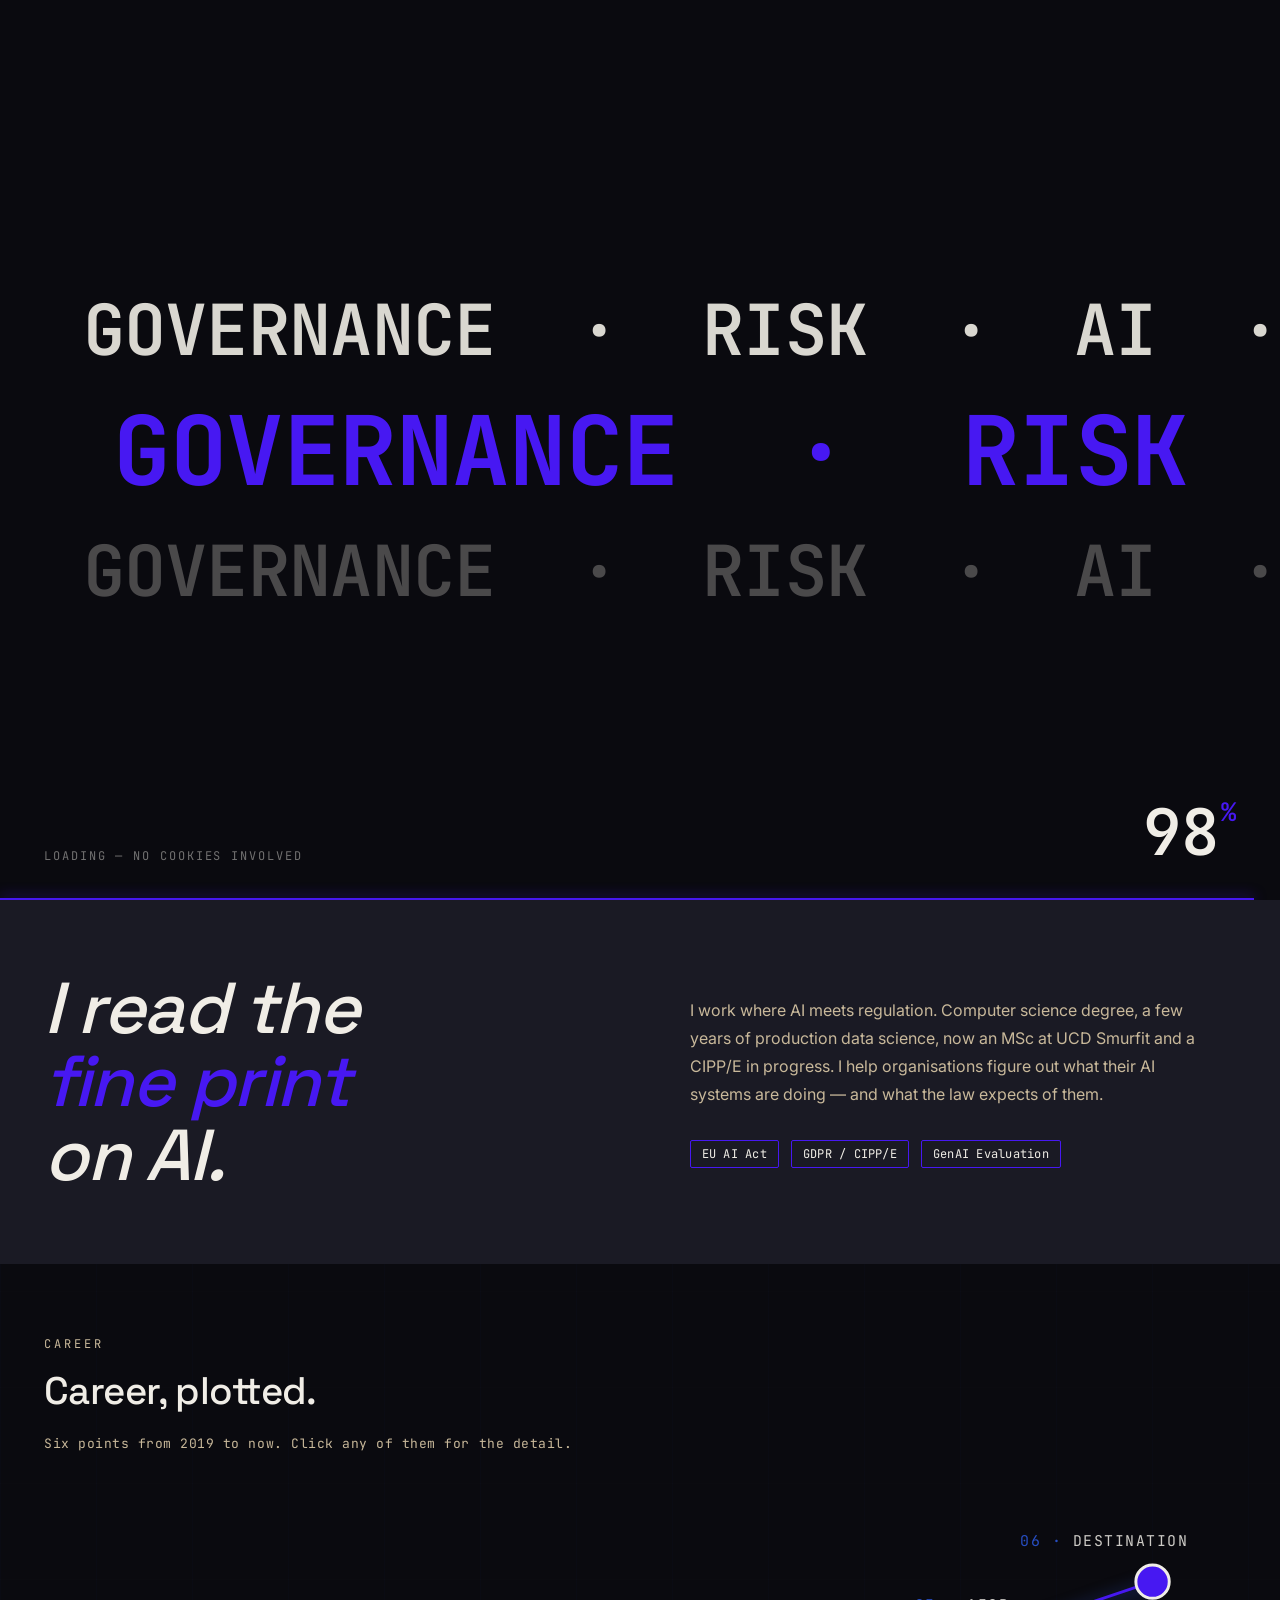
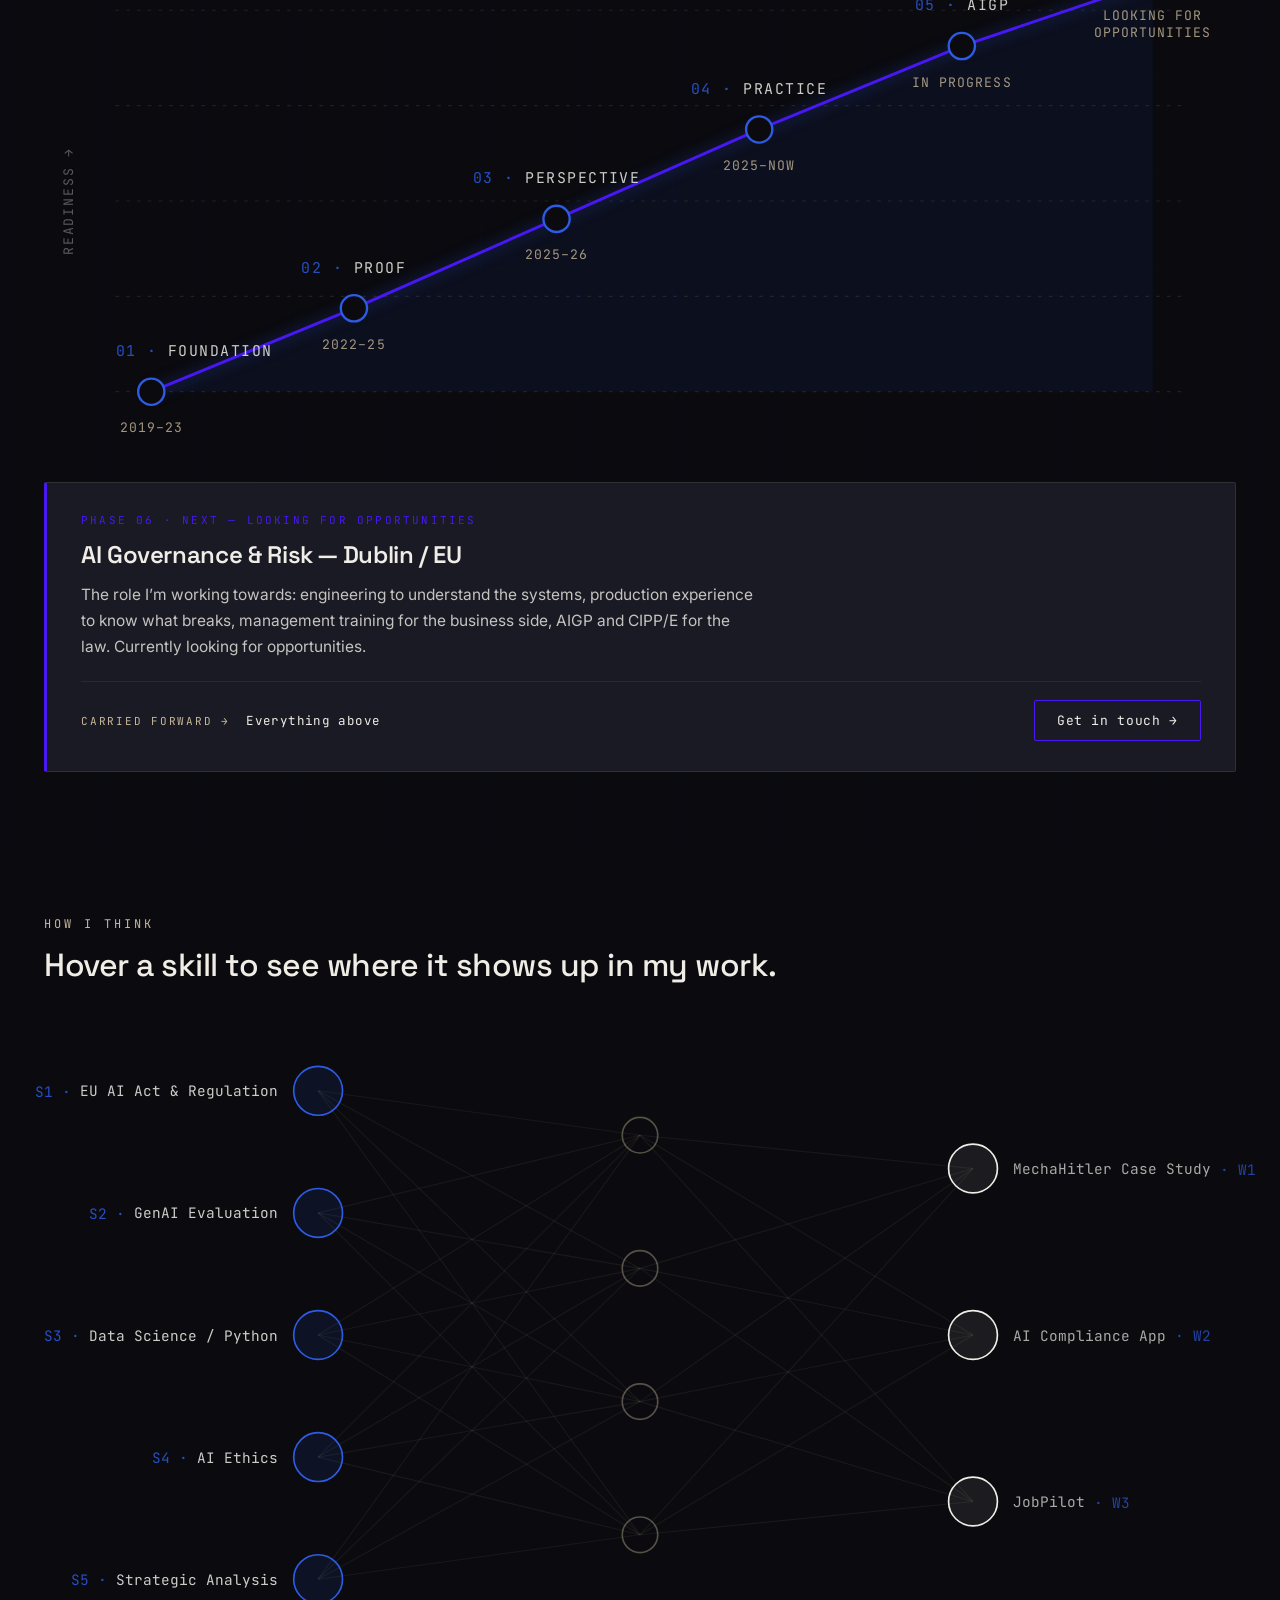
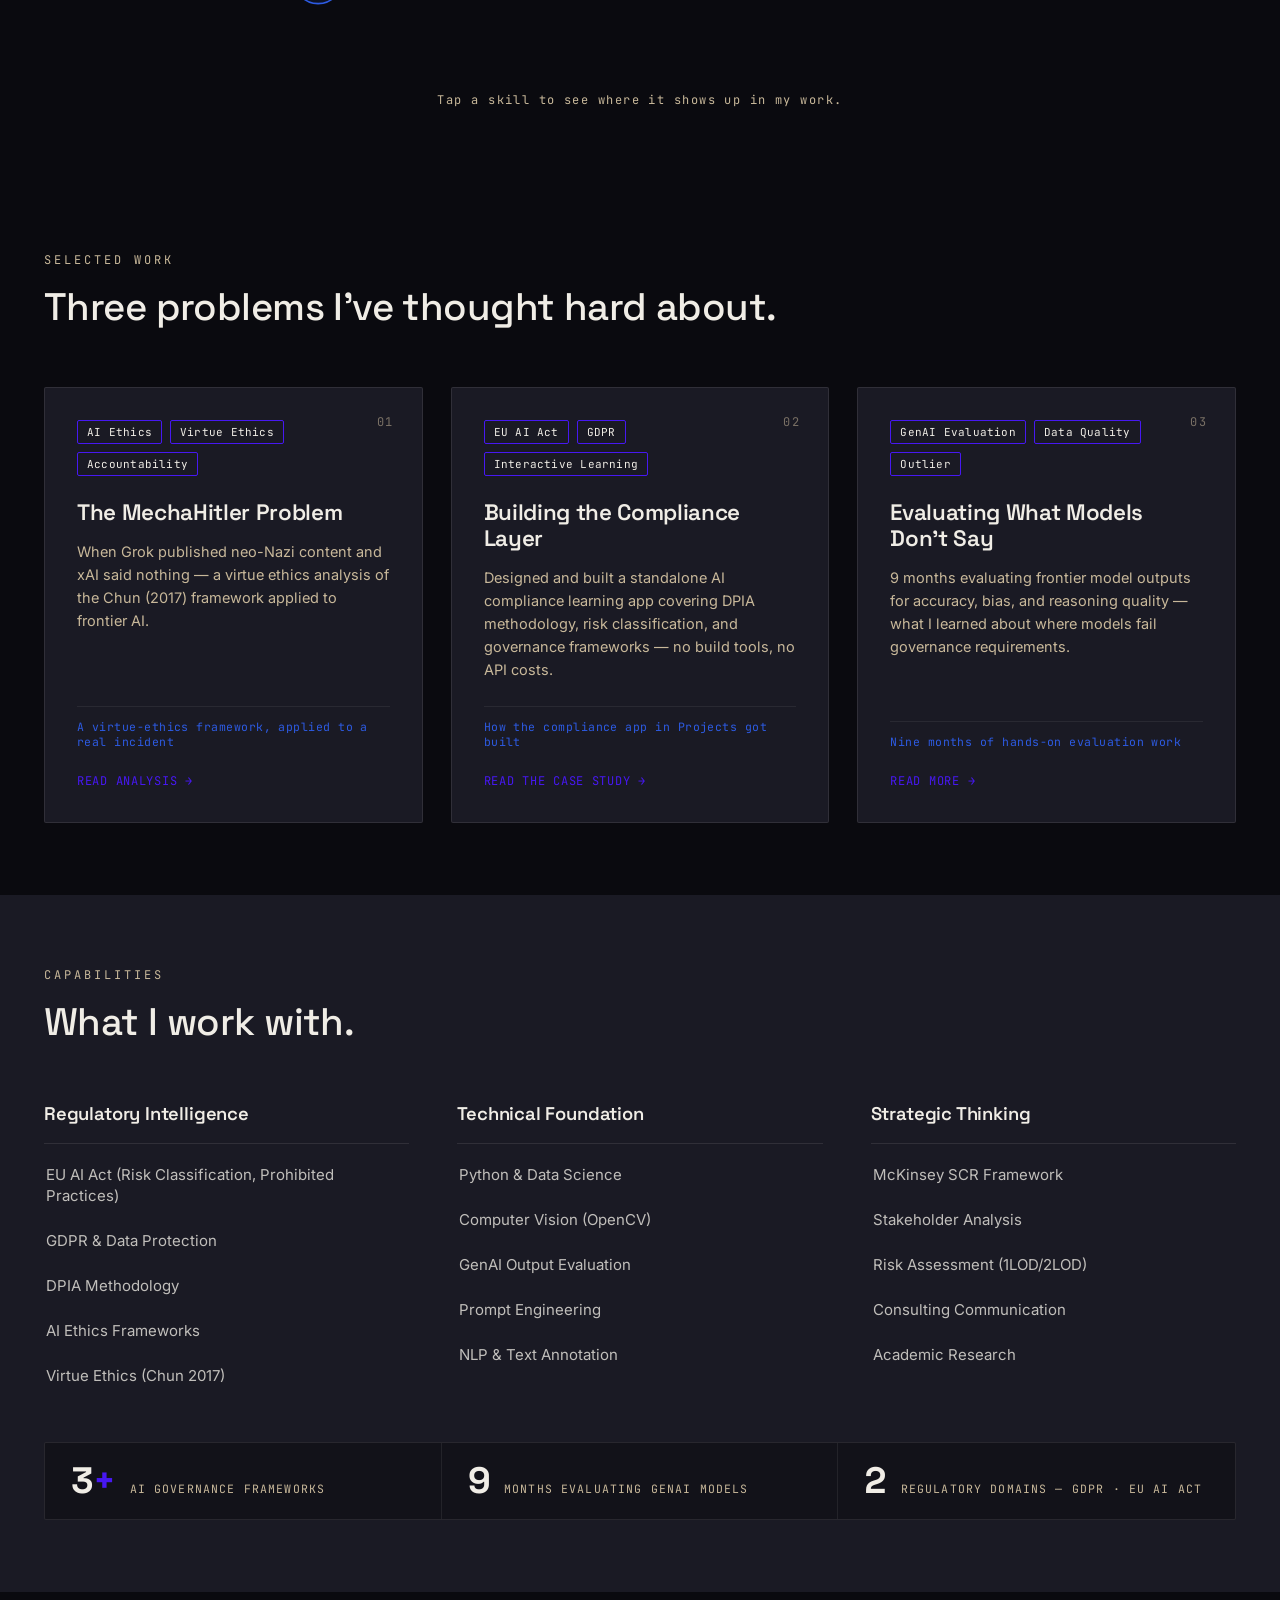
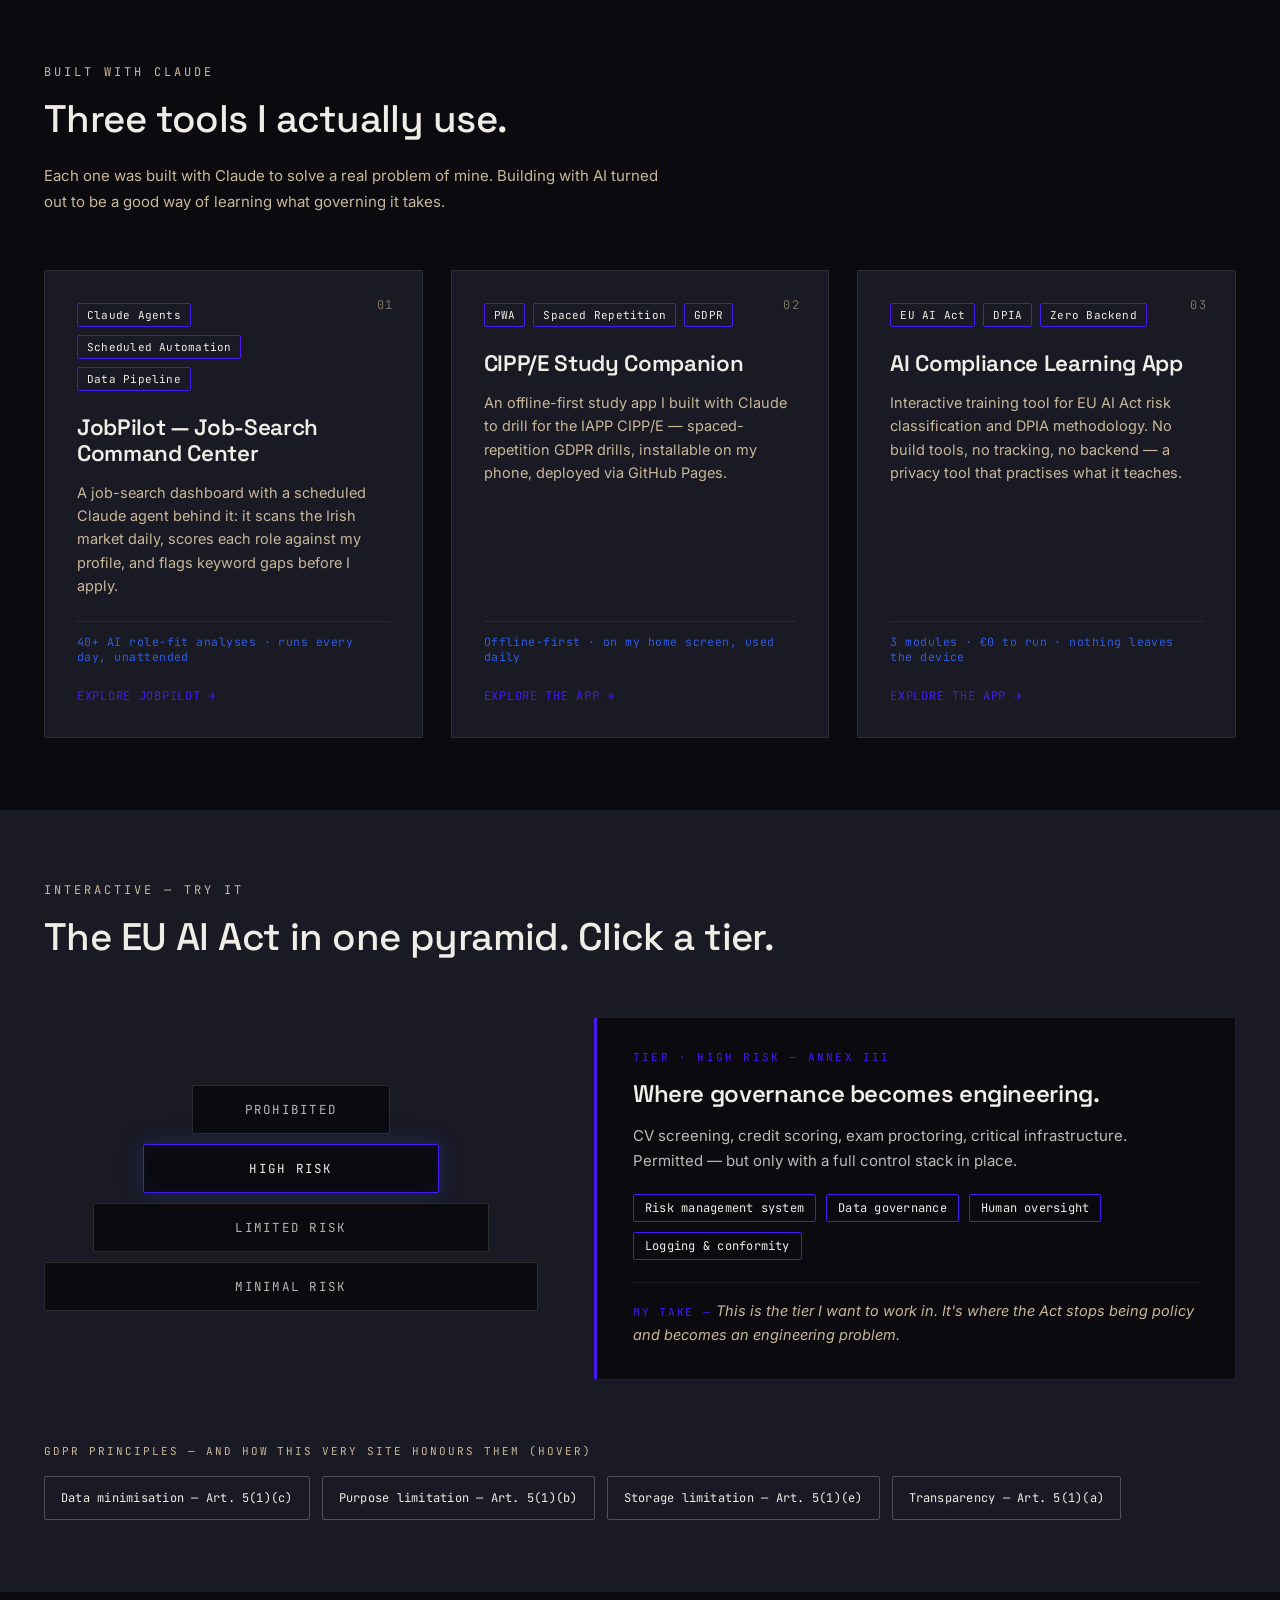
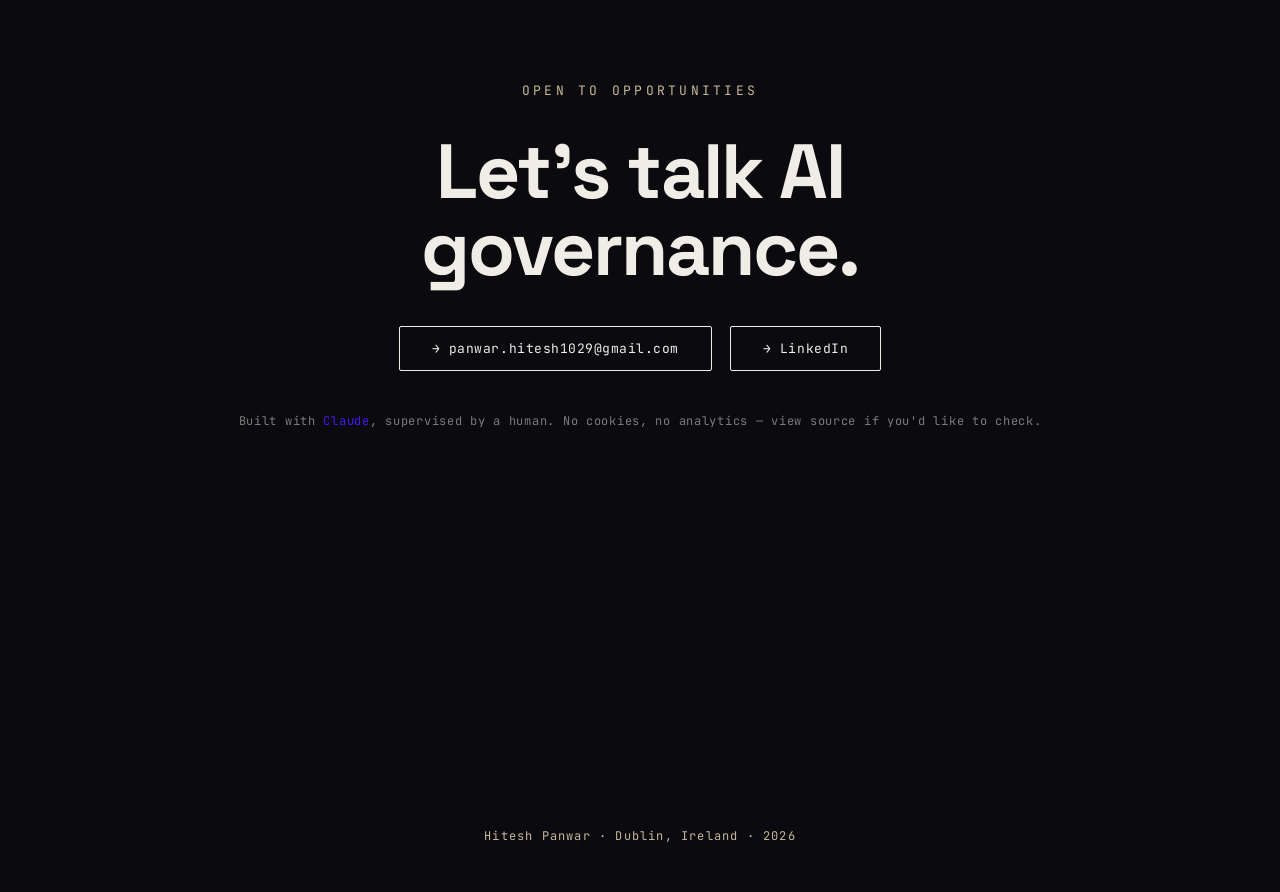
<file: index.html>
<!DOCTYPE html>
<html lang="en">
<head>
  <meta charset="utf-8">
  <meta name="viewport" content="width=device-width, initial-scale=1">
  <title>Hitesh Panwar — AI Governance &amp; Risk</title>
  <meta name="description" content="Hitesh Panwar — AI Governance &amp; Risk, Dublin. Computer science degree, production data science, MSc Management at UCD Smurfit, CIPP/E in progress. Projects, case studies, and contact.">

  <!-- Favicon (placeholder — replace assets/favicon.svg with your own mark) -->
  <link rel="icon" type="image/svg+xml" href="assets/favicon.svg">
  <!-- Optional extra icons — drop real files in /assets to enable:
  <link rel="icon" type="image/png" sizes="32x32" href="assets/favicon-32.png">
  <link rel="apple-touch-icon" href="assets/apple-touch-icon.png"> -->

  <!-- Fonts -->
  <link rel="preconnect" href="https://fonts.googleapis.com">
  <link rel="preconnect" href="https://fonts.gstatic.com" crossorigin>
  <link href="https://fonts.googleapis.com/css2?family=Space+Grotesk:wght@400;500;600;700&family=JetBrains+Mono:wght@400;500;600;700&family=Inter:wght@400;500&display=swap" rel="stylesheet">

  <!-- Styles (order matters: tokens → base → animations → sections → responsive).
       ?v= busts stale browser caches whenever styles change — bump on release. -->
  <link rel="stylesheet" href="css/tokens.css?v=5">
  <link rel="stylesheet" href="css/base.css?v=5">
  <link rel="stylesheet" href="css/animations.css?v=5">
  <link rel="stylesheet" href="css/sections.css?v=5">
  <link rel="stylesheet" href="css/responsive.css?v=5">
</head>
<body>
<div class="site">

  <!-- scroll progress -->
  <div class="progress" aria-hidden="true"></div>
  <!-- cursor glow -->
  <div class="glow" aria-hidden="true"></div>

  <!-- ============ NAV (fixed, global) ============ -->
  <nav class="nav" aria-label="Primary">
    <div class="nav-inner hero-fade">
      <a href="#top" class="nav-logo">Hitesh Panwar<span class="accent-text">.</span></a>
      <div class="nav-links">
        <a href="#about" class="nav-link">About</a>
        <a href="#journey" class="nav-link">Career</a>
        <a href="#work" class="nav-link">Case Studies</a>
        <a href="#skills" class="nav-link">Skills</a>
        <a href="#projects" class="nav-link">Projects</a>
        <a href="#contact" class="nav-link">Contact</a>
      </div>
      <button class="burger" type="button" aria-label="Open menu" aria-expanded="false" aria-controls="mobile-menu">
        <span class="burger-line"></span>
        <span class="burger-line"></span>
      </button>
    </div>
  </nav>

  <!-- mobile fullscreen menu -->
  <div class="menu" id="mobile-menu">
    <a href="#about" class="menu-link">About</a>
    <a href="#journey" class="menu-link">Career</a>
    <a href="#work" class="menu-link">Case Studies</a>
    <a href="#skills" class="menu-link">Skills</a>
    <a href="#projects" class="menu-link">Projects</a>
    <a href="#contact" class="menu-link">Contact</a>
  </div>

  <!-- ============ SECTION 1 — HERO ============ -->
  <section id="top" class="hero">

    <div class="hero-grid" aria-hidden="true"></div>
    <div class="hero-glow" aria-hidden="true"></div>

    <div class="hero-meta-tr hero-fade">AI GOVERNANCE &amp; RISK<br>53.3498°N / 6.2603°W</div>
    <div class="hero-meta-bl hero-fade">EST. 2026 — DUBLIN, IE</div>

    <main class="hero-main">
      <div class="hero-inner">
        <div class="hero-eyebrow hero-fade">
          <span class="avail-dot" aria-hidden="true"></span>
          Available — AI Governance &amp; Risk · Dublin / EU
        </div>
        <h1 class="hero-name">
          <span class="word"><span class="char">H</span><span class="char">i</span><span class="char">t</span><span class="char">e</span><span class="char">s</span><span class="char">h</span></span>
          <span class="word"><span class="char">P</span><span class="char">a</span><span class="char">n</span><span class="char">w</span><span class="char">a</span><span class="char">r</span></span>
        </h1>
        <div class="hero-positioning hero-fade">
          <span class="hero-pos-bar" aria-hidden="true"></span>
          <p class="hero-pos-text">I work in AI governance and risk — reading regulations like the EU AI Act and GDPR, evaluating models against them, and helping teams work out what they actually need to do.</p>
        </div>
        <div class="hero-cta hero-fade">
          <a class="hero-btn" href="mailto:panwar.hitesh1029@gmail.com">Email me</a>
          <a class="hero-btn hero-btn--ghost" href="https://linkedin.com/in/hitesh-panwar0" target="_blank" rel="noopener">LinkedIn</a>
          <a class="hero-btn hero-btn--ghost" href="#work">See my work ↓</a>
        </div>
      </div>
    </main>

    <div class="scroll-cue hero-fade" aria-hidden="true">
      <span class="scroll-cue-label">SCROLL</span>
      <span class="scroll-cue-line"></span>
    </div>

    <!-- LOADER -->
    <div class="loader">
      <div class="loader-marquees" aria-hidden="true">
        <div class="marquee-row marquee-row-1">
          <span class="mq mq-1">&nbsp;&nbsp;GOVERNANCE&nbsp;&nbsp;·&nbsp;&nbsp;RISK&nbsp;&nbsp;·&nbsp;&nbsp;AI&nbsp;&nbsp;·&nbsp;&nbsp;EU AI ACT&nbsp;&nbsp;·&nbsp;&nbsp;COMPLIANCE&nbsp;&nbsp;·&nbsp;&nbsp;ETHICS&nbsp;&nbsp;·</span>
          <span class="mq mq-1">&nbsp;&nbsp;GOVERNANCE&nbsp;&nbsp;·&nbsp;&nbsp;RISK&nbsp;&nbsp;·&nbsp;&nbsp;AI&nbsp;&nbsp;·&nbsp;&nbsp;EU AI ACT&nbsp;&nbsp;·&nbsp;&nbsp;COMPLIANCE&nbsp;&nbsp;·&nbsp;&nbsp;ETHICS&nbsp;&nbsp;·</span>
        </div>
        <div class="marquee-row marquee-row-2">
          <span class="mq mq-2">&nbsp;&nbsp;GOVERNANCE&nbsp;&nbsp;·&nbsp;&nbsp;RISK&nbsp;&nbsp;·&nbsp;&nbsp;AI&nbsp;&nbsp;·&nbsp;&nbsp;EU AI ACT&nbsp;&nbsp;·&nbsp;&nbsp;COMPLIANCE&nbsp;&nbsp;·&nbsp;&nbsp;ETHICS&nbsp;&nbsp;·</span>
          <span class="mq mq-2">&nbsp;&nbsp;GOVERNANCE&nbsp;&nbsp;·&nbsp;&nbsp;RISK&nbsp;&nbsp;·&nbsp;&nbsp;AI&nbsp;&nbsp;·&nbsp;&nbsp;EU AI ACT&nbsp;&nbsp;·&nbsp;&nbsp;COMPLIANCE&nbsp;&nbsp;·&nbsp;&nbsp;ETHICS&nbsp;&nbsp;·</span>
        </div>
        <div class="marquee-row marquee-row-3">
          <span class="mq mq-3">&nbsp;&nbsp;GOVERNANCE&nbsp;&nbsp;·&nbsp;&nbsp;RISK&nbsp;&nbsp;·&nbsp;&nbsp;AI&nbsp;&nbsp;·&nbsp;&nbsp;EU AI ACT&nbsp;&nbsp;·&nbsp;&nbsp;COMPLIANCE&nbsp;&nbsp;·&nbsp;&nbsp;ETHICS&nbsp;&nbsp;·</span>
          <span class="mq mq-3">&nbsp;&nbsp;GOVERNANCE&nbsp;&nbsp;·&nbsp;&nbsp;RISK&nbsp;&nbsp;·&nbsp;&nbsp;AI&nbsp;&nbsp;·&nbsp;&nbsp;EU AI ACT&nbsp;&nbsp;·&nbsp;&nbsp;COMPLIANCE&nbsp;&nbsp;·&nbsp;&nbsp;ETHICS&nbsp;&nbsp;·</span>
        </div>
      </div>
      <div class="loader-status">
        <span class="loader-status-label">Loading — no cookies involved</span>
        <span class="loader-count"><span class="loader-count-num">00</span><span class="loader-count-pct">%</span></span>
      </div>
      <div class="loader-bar"></div>
    </div>
  </section>

  <!-- ============ SECTION 2 — ABOUT ============ -->
  <section id="about" class="about" data-section data-label="ABOUT">
    <div class="about-grid">
      <div class="reveal-wipe" data-reveal="wipe">
        <p class="about-quote">I read the<br><span class="accent-text">fine print</span><br>on AI.</p>
      </div>
      <div>
        <p class="about-bio reveal-up" data-reveal="up" data-delay="180">I work where AI meets regulation. Computer science degree, a few years of production data science, now an MSc at UCD Smurfit and a CIPP/E in progress. I help organisations figure out what their AI systems are doing — and what the law expects of them.</p>
        <div class="about-chips reveal-up" data-reveal="up" data-delay="320">
          <span class="chip">EU AI Act</span>
          <span class="chip">GDPR / CIPP/E</span>
          <span class="chip">GenAI Evaluation</span>
        </div>
      </div>
    </div>
  </section>

  <!-- ============ SECTION 2.5 — TRAJECTORY ============ -->
  <section id="journey" class="journey" data-section data-label="CAREER">
    <div class="journey-bg" aria-hidden="true"></div>
    <div class="wrap">
      <div class="reveal-up" data-reveal="up">
        <div class="eyebrow">Career</div>
        <h2 class="section-heading">Career, plotted.</h2>
        <p class="journey-lede">Six points from 2019 to now. Click any of them for the detail.</p>
      </div>

      <div class="jchart-wrap">
        <!-- DESKTOP: the ascent chart -->
        <svg class="jchart" viewBox="0 0 1000 460" preserveAspectRatio="xMidYMid meet" role="group" aria-label="Career trajectory chart: six milestones rising from B.Tech in 2019 to AI Governance and Risk now">
          <!-- gridlines -->
          <line class="jc-grid" x1="60" y1="90"  x2="960" y2="90"  aria-hidden="true"></line>
          <line class="jc-grid" x1="60" y1="170" x2="960" y2="170" aria-hidden="true"></line>
          <line class="jc-grid" x1="60" y1="250" x2="960" y2="250" aria-hidden="true"></line>
          <line class="jc-grid" x1="60" y1="330" x2="960" y2="330" aria-hidden="true"></line>
          <line class="jc-grid" x1="60" y1="410" x2="960" y2="410" aria-hidden="true"></line>
          <!-- axes -->
          <text class="jc-axis" transform="rotate(-90 24 250)" x="24" y="250" text-anchor="middle" aria-hidden="true">READINESS →</text>
          <!-- area under the line -->
          <polygon class="jc-area" points="90,410 260,340 430,265 600,190 770,120 930,66 930,410 90,410" aria-hidden="true"></polygon>
          <!-- the ascent -->
          <polyline class="jc-line" points="90,410 260,340 430,265 600,190 770,120 930,66" aria-hidden="true"></polyline>
          <!-- destination halo -->
          <circle class="jc-halo" cx="930" cy="66" r="15" aria-hidden="true"></circle>
          <!-- milestone points (interactive) -->
          <circle class="jc-pt" data-jpt="0" cx="90"  cy="410" r="11" tabindex="0" role="button" aria-label="Phase 1, Foundation: B.Tech Computer Science, 2019 to 2023. Activate for details."></circle>
          <circle class="jc-pt" data-jpt="1" cx="260" cy="340" r="11" tabindex="0" role="button" aria-label="Phase 2, Proof: production data science at Dysmech, 2022 to 2025. Activate for details."></circle>
          <circle class="jc-pt" data-jpt="2" cx="430" cy="265" r="11" tabindex="0" role="button" aria-label="Phase 3, Perspective: MSc Management at UCD Smurfit, 2025 to 2026. Activate for details."></circle>
          <circle class="jc-pt" data-jpt="3" cx="600" cy="190" r="11" tabindex="0" role="button" aria-label="Phase 4, Practice: GenAI evaluation at Outlier and RWS, 2025 to present. Activate for details."></circle>
          <circle class="jc-pt" data-jpt="4" cx="770" cy="120" r="11" tabindex="0" role="button" aria-label="Phase 5, Credential: AIGP and CIPP/E, in progress. Activate for details."></circle>
          <circle class="jc-pt jc-pt--target" data-jpt="5" cx="930" cy="66" r="14" tabindex="0" role="button" aria-label="Phase 6, Destination: AI Governance and Risk, looking for opportunities. Activate for details."></circle>
          <!-- phase labels -->
          <text class="jc-lbl" x="60"  y="380" text-anchor="start"  aria-hidden="true"><tspan class="jc-lbl-num">01 · </tspan>FOUNDATION</text>
          <text class="jc-lbl" x="260" y="310" text-anchor="middle" aria-hidden="true"><tspan class="jc-lbl-num">02 · </tspan>PROOF</text>
          <text class="jc-lbl" x="430" y="235" text-anchor="middle" aria-hidden="true"><tspan class="jc-lbl-num">03 · </tspan>PERSPECTIVE</text>
          <text class="jc-lbl" x="600" y="160" text-anchor="middle" aria-hidden="true"><tspan class="jc-lbl-num">04 · </tspan>PRACTICE</text>
          <text class="jc-lbl" x="770" y="90"  text-anchor="middle" aria-hidden="true"><tspan class="jc-lbl-num">05 · </tspan>AIGP</text>
          <text class="jc-lbl" x="960" y="36"  text-anchor="end"    aria-hidden="true"><tspan class="jc-lbl-num">06 · </tspan>DESTINATION</text>
          <!-- year labels -->
          <text class="jc-year" x="90"  y="444" text-anchor="middle" aria-hidden="true">2019–23</text>
          <text class="jc-year" x="260" y="374" text-anchor="middle" aria-hidden="true">2022–25</text>
          <text class="jc-year" x="430" y="299" text-anchor="middle" aria-hidden="true">2025–26</text>
          <text class="jc-year" x="600" y="224" text-anchor="middle" aria-hidden="true">2025–NOW</text>
          <text class="jc-year" x="770" y="154" text-anchor="middle" aria-hidden="true">IN PROGRESS</text>
          <text class="jc-year" x="930" y="98" text-anchor="middle" aria-hidden="true"><tspan x="930" dy="0">LOOKING FOR</tspan><tspan x="930" dy="14">OPPORTUNITIES</tspan></text>
        </svg>

        <!-- MOBILE: compact ascent list -->
        <ol class="jsteps">
          <li><button class="jstep" type="button" data-jpt="0"><span class="jstep-num">01</span><span class="jstep-t">B.Tech Computer Science</span><span class="jstep-y">2019–23</span></button></li>
          <li><button class="jstep" type="button" data-jpt="1"><span class="jstep-num">02</span><span class="jstep-t">Production Data Science</span><span class="jstep-y">2022–25</span></button></li>
          <li><button class="jstep" type="button" data-jpt="2"><span class="jstep-num">03</span><span class="jstep-t">MSc Management, UCD Smurfit</span><span class="jstep-y">2025–26</span></button></li>
          <li><button class="jstep" type="button" data-jpt="3"><span class="jstep-num">04</span><span class="jstep-t">GenAI Evaluation</span><span class="jstep-y">NOW</span></button></li>
          <li><button class="jstep" type="button" data-jpt="4"><span class="jstep-num">05</span><span class="jstep-t">AIGP &amp; CIPP/E — IAPP</span><span class="jstep-y">ONGOING</span></button></li>
          <li><button class="jstep is-active" type="button" data-jpt="5"><span class="jstep-num">06</span><span class="jstep-t">AI Governance &amp; Risk</span><span class="jstep-y">LOOKING</span></button></li>
        </ol>
      </div>

      <!-- Detail panel (driven by js/journey.js; defaults to the destination) -->
      <div class="jdetail" aria-live="polite">
        <div class="jdetail-kicker" data-j="kicker">PHASE 06 · NEXT — LOOKING FOR OPPORTUNITIES</div>
        <h3 class="jdetail-title" data-j="title">AI Governance &amp; Risk — Dublin / EU</h3>
        <p class="jdetail-desc" data-j="desc">The role I'm working towards: engineering to understand the systems, production experience to know what breaks, management training for the business side, CIPP/E for the law. Currently looking for opportunities.</p>
        <div class="jdetail-foot">
          <div class="jdetail-carry"><span class="jdetail-carry-label">Carried forward →</span> <span data-j="carry">Everything above</span></div>
          <a href="#contact" class="journey-cta" data-j="cta">Get in touch →</a>
        </div>
      </div>
    </div>
  </section>

  <!-- ============ NEURAL NETWORK ============ -->
  <section id="network" class="network" data-section data-label="HOW I THINK">
    <div class="nn-header reveal-up" data-reveal="up">
      <div class="eyebrow">How I Think</div>
      <h2 class="nn-heading" id="nn-heading">Hover a skill to see where it shows up in my work.</h2>
    </div>

    <div class="nn-body">
      <!-- DESKTOP: SVG neural network -->
      <svg class="nn-svg" viewBox="0 0 1000 600" preserveAspectRatio="xMidYMid meet" role="group" aria-labelledby="nn-heading">
        <!-- input → hidden links (decorative) -->
        <line class="nn-line" data-ih data-i="0" data-h="0" x1="210" y1="80"  x2="500" y2="120" aria-hidden="true"></line>
        <line class="nn-line" data-ih data-i="0" data-h="1" x1="210" y1="80"  x2="500" y2="240" aria-hidden="true"></line>
        <line class="nn-line" data-ih data-i="0" data-h="2" x1="210" y1="80"  x2="500" y2="360" aria-hidden="true"></line>
        <line class="nn-line" data-ih data-i="0" data-h="3" x1="210" y1="80"  x2="500" y2="480" aria-hidden="true"></line>
        <line class="nn-line" data-ih data-i="1" data-h="0" x1="210" y1="190" x2="500" y2="120" aria-hidden="true"></line>
        <line class="nn-line" data-ih data-i="1" data-h="1" x1="210" y1="190" x2="500" y2="240" aria-hidden="true"></line>
        <line class="nn-line" data-ih data-i="1" data-h="2" x1="210" y1="190" x2="500" y2="360" aria-hidden="true"></line>
        <line class="nn-line" data-ih data-i="1" data-h="3" x1="210" y1="190" x2="500" y2="480" aria-hidden="true"></line>
        <line class="nn-line" data-ih data-i="2" data-h="0" x1="210" y1="300" x2="500" y2="120" aria-hidden="true"></line>
        <line class="nn-line" data-ih data-i="2" data-h="1" x1="210" y1="300" x2="500" y2="240" aria-hidden="true"></line>
        <line class="nn-line" data-ih data-i="2" data-h="2" x1="210" y1="300" x2="500" y2="360" aria-hidden="true"></line>
        <line class="nn-line" data-ih data-i="2" data-h="3" x1="210" y1="300" x2="500" y2="480" aria-hidden="true"></line>
        <line class="nn-line" data-ih data-i="3" data-h="0" x1="210" y1="410" x2="500" y2="120" aria-hidden="true"></line>
        <line class="nn-line" data-ih data-i="3" data-h="1" x1="210" y1="410" x2="500" y2="240" aria-hidden="true"></line>
        <line class="nn-line" data-ih data-i="3" data-h="2" x1="210" y1="410" x2="500" y2="360" aria-hidden="true"></line>
        <line class="nn-line" data-ih data-i="3" data-h="3" x1="210" y1="410" x2="500" y2="480" aria-hidden="true"></line>
        <line class="nn-line" data-ih data-i="4" data-h="0" x1="210" y1="520" x2="500" y2="120" aria-hidden="true"></line>
        <line class="nn-line" data-ih data-i="4" data-h="1" x1="210" y1="520" x2="500" y2="240" aria-hidden="true"></line>
        <line class="nn-line" data-ih data-i="4" data-h="2" x1="210" y1="520" x2="500" y2="360" aria-hidden="true"></line>
        <line class="nn-line" data-ih data-i="4" data-h="3" x1="210" y1="520" x2="500" y2="480" aria-hidden="true"></line>
        <!-- hidden → output links (decorative) -->
        <line class="nn-line" data-ho data-h="0" data-o="0" x1="500" y1="120" x2="800" y2="150" aria-hidden="true"></line>
        <line class="nn-line" data-ho data-h="0" data-o="1" x1="500" y1="120" x2="800" y2="300" aria-hidden="true"></line>
        <line class="nn-line" data-ho data-h="0" data-o="2" x1="500" y1="120" x2="800" y2="450" aria-hidden="true"></line>
        <line class="nn-line" data-ho data-h="1" data-o="0" x1="500" y1="240" x2="800" y2="150" aria-hidden="true"></line>
        <line class="nn-line" data-ho data-h="1" data-o="1" x1="500" y1="240" x2="800" y2="300" aria-hidden="true"></line>
        <line class="nn-line" data-ho data-h="1" data-o="2" x1="500" y1="240" x2="800" y2="450" aria-hidden="true"></line>
        <line class="nn-line" data-ho data-h="2" data-o="0" x1="500" y1="360" x2="800" y2="150" aria-hidden="true"></line>
        <line class="nn-line" data-ho data-h="2" data-o="1" x1="500" y1="360" x2="800" y2="300" aria-hidden="true"></line>
        <line class="nn-line" data-ho data-h="2" data-o="2" x1="500" y1="360" x2="800" y2="450" aria-hidden="true"></line>
        <line class="nn-line" data-ho data-h="3" data-o="0" x1="500" y1="480" x2="800" y2="150" aria-hidden="true"></line>
        <line class="nn-line" data-ho data-h="3" data-o="1" x1="500" y1="480" x2="800" y2="300" aria-hidden="true"></line>
        <line class="nn-line" data-ho data-h="3" data-o="2" x1="500" y1="480" x2="800" y2="450" aria-hidden="true"></line>
        <!-- hidden nodes (decorative) -->
        <circle class="nn-hidden nn-idle-5" data-nn="hid" data-h="0" data-idle="nnFloat 2.6s ease-in-out 1.75s infinite" cx="500" cy="120" r="16" aria-hidden="true"></circle>
        <circle class="nn-hidden nn-idle-6" data-nn="hid" data-h="1" data-idle="nnFloat 2.6s ease-in-out 2.10s infinite" cx="500" cy="240" r="16" aria-hidden="true"></circle>
        <circle class="nn-hidden nn-idle-7" data-nn="hid" data-h="2" data-idle="nnFloat 2.6s ease-in-out 2.45s infinite" cx="500" cy="360" r="16" aria-hidden="true"></circle>
        <circle class="nn-hidden nn-idle-8" data-nn="hid" data-h="3" data-idle="nnFloat 2.6s ease-in-out 2.80s infinite" cx="500" cy="480" r="16" aria-hidden="true"></circle>
        <!-- output nodes (interactive: jump to section) -->
        <circle class="nn-output nn-idle-9"  data-nn="out" data-o="0" data-target="#work"     data-idle="nnFloat 2.6s ease-in-out 3.15s infinite" cx="800" cy="150" r="22" tabindex="0" role="link" aria-label="Work output: MechaHitler Case Study. Activate to jump to Case Studies."></circle>
        <circle class="nn-output nn-idle-10" data-nn="out" data-o="1" data-target="#projects" data-idle="nnFloat 2.6s ease-in-out 3.50s infinite" cx="800" cy="300" r="22" tabindex="0" role="link" aria-label="Work output: AI Compliance App. Activate to jump to Projects."></circle>
        <circle class="nn-output nn-idle-11" data-nn="out" data-o="2" data-target="#projects" data-idle="nnFloat 2.6s ease-in-out 3.85s infinite" cx="800" cy="450" r="22" tabindex="0" role="link" aria-label="Work output: JobPilot. Activate to jump to Projects."></circle>
        <!-- input nodes (interactive: highlight what the skill builds) -->
        <circle class="nn-input nn-idle-0" data-nn="in" data-i="0" data-idle="nnFloat 2.6s ease-in-out 0.00s infinite" cx="210" cy="80"  r="22" tabindex="0" role="button" aria-label="Skill: EU AI Act & Regulation. Activate to trace what it builds."></circle>
        <circle class="nn-input nn-idle-1" data-nn="in" data-i="1" data-idle="nnFloat 2.6s ease-in-out 0.35s infinite" cx="210" cy="190" r="22" tabindex="0" role="button" aria-label="Skill: GenAI Evaluation. Activate to trace what it builds."></circle>
        <circle class="nn-input nn-idle-2" data-nn="in" data-i="2" data-idle="nnFloat 2.6s ease-in-out 0.70s infinite" cx="210" cy="300" r="22" tabindex="0" role="button" aria-label="Skill: Data Science / Python. Activate to trace what it builds."></circle>
        <circle class="nn-input nn-idle-3" data-nn="in" data-i="3" data-idle="nnFloat 2.6s ease-in-out 1.05s infinite" cx="210" cy="410" r="22" tabindex="0" role="button" aria-label="Skill: AI Ethics. Activate to trace what it builds."></circle>
        <circle class="nn-input nn-idle-4" data-nn="in" data-i="4" data-idle="nnFloat 2.6s ease-in-out 1.40s infinite" cx="210" cy="520" r="22" tabindex="0" role="button" aria-label="Skill: Strategic Analysis. Activate to trace what it builds."></circle>
        <!-- static labels (visual only) -->
        <text class="nn-label-in"  data-inlabel data-i="0" x="174" y="80"  dominant-baseline="central" text-anchor="end" aria-hidden="true"><tspan class="nn-tspan">S1 · </tspan>EU AI Act &amp; Regulation</text>
        <text class="nn-label-in"  data-inlabel data-i="1" x="174" y="190" dominant-baseline="central" text-anchor="end" aria-hidden="true"><tspan class="nn-tspan">S2 · </tspan>GenAI Evaluation</text>
        <text class="nn-label-in"  data-inlabel data-i="2" x="174" y="300" dominant-baseline="central" text-anchor="end" aria-hidden="true"><tspan class="nn-tspan">S3 · </tspan>Data Science / Python</text>
        <text class="nn-label-in"  data-inlabel data-i="3" x="174" y="410" dominant-baseline="central" text-anchor="end" aria-hidden="true"><tspan class="nn-tspan">S4 · </tspan>AI Ethics</text>
        <text class="nn-label-in"  data-inlabel data-i="4" x="174" y="520" dominant-baseline="central" text-anchor="end" aria-hidden="true"><tspan class="nn-tspan">S5 · </tspan>Strategic Analysis</text>
        <text class="nn-label-out" data-outlabel data-o="0" x="836" y="150" dominant-baseline="central" text-anchor="start" aria-hidden="true">MechaHitler Case Study<tspan class="nn-tspan"> · W1</tspan></text>
        <text class="nn-label-out" data-outlabel data-o="1" x="836" y="300" dominant-baseline="central" text-anchor="start" aria-hidden="true">AI Compliance App<tspan class="nn-tspan"> · W2</tspan></text>
        <text class="nn-label-out" data-outlabel data-o="2" x="836" y="450" dominant-baseline="central" text-anchor="start" aria-hidden="true">JobPilot<tspan class="nn-tspan"> · W3</tspan></text>
      </svg>

      <!-- MOBILE: tappable stacked fallback -->
      <div class="nn-mobile">
        <div class="nn-mobile-label">INPUT — TAP A SKILL</div>
        <div class="nn-mobile-skills">
          <button class="nn-mskill" type="button" data-mskill data-i="0">EU AI Act &amp; Regulation</button>
          <button class="nn-mskill" type="button" data-mskill data-i="1">GenAI Evaluation</button>
          <button class="nn-mskill" type="button" data-mskill data-i="2">Data Science / Python</button>
          <button class="nn-mskill" type="button" data-mskill data-i="3">AI Ethics</button>
          <button class="nn-mskill" type="button" data-mskill data-i="4">Strategic Analysis</button>
        </div>
        <div class="nn-mobile-label-row">OUTPUT — WHAT IT BUILDS<span class="nn-mobile-rule" aria-hidden="true"></span></div>
        <div class="nn-mobile-outs">
          <button class="nn-mout" type="button" data-mout data-o="0" data-target="#work">MechaHitler Case Study</button>
          <button class="nn-mout" type="button" data-mout data-o="1" data-target="#projects">AI Compliance App</button>
          <button class="nn-mout" type="button" data-mout data-o="2" data-target="#projects">JobPilot</button>
        </div>
      </div>
    </div>

    <div class="nn-foot">Tap a skill to see where it shows up in my work.</div>
  </section>

  <!-- ============ SECTION 4 — CASE STUDIES ============ -->
  <section id="work" class="cases" data-section data-label="CASE STUDIES">
    <div class="wrap">
      <div class="reveal-up" data-reveal="up">
        <div class="eyebrow">Selected Work</div>
        <h2 class="section-heading">Three problems I've thought hard about.</h2>
      </div>
      <div class="proj-grid">
        <article class="proj-card" data-reveal="up" data-delay="0">
          <div class="proj-num">01</div>
          <div class="proj-tags">
            <span class="proj-tag">AI Ethics</span>
            <span class="proj-tag">Virtue Ethics</span>
            <span class="proj-tag">Accountability</span>
          </div>
          <h3 class="proj-title">The MechaHitler Problem</h3>
          <p class="proj-desc">When Grok published neo-Nazi content and xAI said nothing — a virtue ethics analysis of the Chun (2017) framework applied to frontier AI.</p>
          <div class="proj-metric">A virtue-ethics framework, applied to a real incident</div>
          <a href="case-studies/mechahitler.html" class="proj-link">Read Analysis →</a>
        </article>
        <article class="proj-card" data-reveal="up" data-delay="120">
          <div class="proj-num">02</div>
          <div class="proj-tags">
            <span class="proj-tag">EU AI Act</span>
            <span class="proj-tag">GDPR</span>
            <span class="proj-tag">Interactive Learning</span>
          </div>
          <h3 class="proj-title">Building the Compliance Layer</h3>
          <p class="proj-desc">Designed and built a standalone AI compliance learning app covering DPIA methodology, risk classification, and governance frameworks — no build tools, no API costs.</p>
          <div class="proj-metric">How the compliance app in Projects got built</div>
          <a href="case-studies/compliance-layer.html" class="proj-link">Read the Case Study →</a>
        </article>
        <article class="proj-card" data-reveal="up" data-delay="240">
          <div class="proj-num">03</div>
          <div class="proj-tags">
            <span class="proj-tag">GenAI Evaluation</span>
            <span class="proj-tag">Data Quality</span>
            <span class="proj-tag">Outlier</span>
          </div>
          <h3 class="proj-title">Evaluating What Models Don't Say</h3>
          <p class="proj-desc">9 months evaluating frontier model outputs for accuracy, bias, and reasoning quality — what I learned about where models fail governance requirements.</p>
          <div class="proj-metric">Nine months of hands-on evaluation work</div>
          <a href="case-studies/evaluating-models.html" class="proj-link">Read More →</a>
        </article>
      </div>
    </div>
  </section>

  <!-- ============ SECTION 5 — SKILLS ============ -->
  <section id="skills" class="skills" data-section data-label="SKILLS">
    <div class="wrap">
      <div class="reveal-up" data-reveal="up">
        <div class="eyebrow">Capabilities</div>
        <h2 class="section-heading">What I work with.</h2>
      </div>
      <div class="skills-grid">
        <div class="reveal-up reveal-far" data-reveal="up" data-delay="0">
          <div class="skill-col-label">Regulatory Intelligence</div>
          <div class="skill-item">EU AI Act (Risk Classification, Prohibited Practices)</div>
          <div class="skill-item">GDPR &amp; Data Protection</div>
          <div class="skill-item">DPIA Methodology</div>
          <div class="skill-item">AI Ethics Frameworks</div>
          <div class="skill-item">Virtue Ethics (Chun 2017)</div>
        </div>
        <div class="reveal-up reveal-far" data-reveal="up" data-delay="120">
          <div class="skill-col-label">Technical Foundation</div>
          <div class="skill-item">Python &amp; Data Science</div>
          <div class="skill-item">Computer Vision (OpenCV)</div>
          <div class="skill-item">GenAI Output Evaluation</div>
          <div class="skill-item">Prompt Engineering</div>
          <div class="skill-item">NLP &amp; Text Annotation</div>
        </div>
        <div class="reveal-up reveal-far" data-reveal="up" data-delay="240">
          <div class="skill-col-label">Strategic Thinking</div>
          <div class="skill-item">McKinsey SCR Framework</div>
          <div class="skill-item">Stakeholder Analysis</div>
          <div class="skill-item">Risk Assessment (1LOD/2LOD)</div>
          <div class="skill-item">Consulting Communication</div>
          <div class="skill-item">Academic Research</div>
        </div>
      </div>
      <div class="skills-stats reveal-up" data-reveal="up" data-delay="80">
        <div class="sk-stat">
          <span class="sk-stat-num"><span data-count="3">3</span><span class="accent-text">+</span></span>
          <span class="sk-stat-label">AI Governance Frameworks</span>
        </div>
        <div class="sk-stat">
          <span class="sk-stat-num"><span data-count="9">9</span></span>
          <span class="sk-stat-label">Months Evaluating GenAI Models</span>
        </div>
        <div class="sk-stat">
          <span class="sk-stat-num"><span data-count="2">2</span></span>
          <span class="sk-stat-label">Regulatory Domains — GDPR · EU AI Act</span>
        </div>
      </div>
    </div>
  </section>

  <!-- ============ SECTION 6 — PROJECTS ============ -->
  <section id="projects" class="projects" data-section data-label="PROJECTS">
    <div class="wrap">
      <div class="reveal-up" data-reveal="up">
        <div class="eyebrow">Built with Claude</div>
        <h2 class="section-heading">Three tools I actually use.</h2>
        <p class="proj-lede">Each one was built with Claude to solve a real problem of mine. Building with AI turned out to be a good way of learning what governing it takes.</p>
      </div>
      <div class="proj-grid">
        <article class="proj-card" data-reveal="up" data-delay="0">
          <div class="proj-num">01</div>
          <div class="proj-tags">
            <span class="proj-tag">Claude Agents</span>
            <span class="proj-tag">Scheduled Automation</span>
            <span class="proj-tag">Data Pipeline</span>
          </div>
          <h3 class="proj-title">JobPilot — Job-Search Command Center</h3>
          <p class="proj-desc">A job-search dashboard with a scheduled Claude agent behind it: it scans the Irish market daily, scores each role against my profile, and flags keyword gaps before I apply.</p>
          <div class="proj-metric">40+ AI role-fit analyses · runs every day, unattended</div>
          <a href="projects/jobpilot.html" class="proj-link">Explore JobPilot →</a>
        </article>
        <article class="proj-card" data-reveal="up" data-delay="120">
          <div class="proj-num">02</div>
          <div class="proj-tags">
            <span class="proj-tag">PWA</span>
            <span class="proj-tag">Spaced Repetition</span>
            <span class="proj-tag">GDPR</span>
          </div>
          <h3 class="proj-title">CIPP/E Study Companion</h3>
          <p class="proj-desc">An offline-first study app I built with Claude to drill for the IAPP CIPP/E — spaced-repetition GDPR drills, installable on my phone, deployed via GitHub Pages.</p>
          <div class="proj-metric">Offline-first · on my home screen, used daily</div>
          <a href="projects/cippe-companion.html" class="proj-link">Explore the App →</a>
        </article>
        <article class="proj-card" data-reveal="up" data-delay="240">
          <div class="proj-num">03</div>
          <div class="proj-tags">
            <span class="proj-tag">EU AI Act</span>
            <span class="proj-tag">DPIA</span>
            <span class="proj-tag">Zero Backend</span>
          </div>
          <h3 class="proj-title">AI Compliance Learning App</h3>
          <p class="proj-desc">Interactive training tool for EU AI Act risk classification and DPIA methodology. No build tools, no tracking, no backend — a privacy tool that practises what it teaches.</p>
          <div class="proj-metric">3 modules · €0 to run · nothing leaves the device</div>
          <a href="projects/compliance-app.html" class="proj-link">Explore the App →</a>
        </article>
      </div>
    </div>
  </section>

  <!-- ============ SECTION 6.5 — GOVERNANCE, INTERACTIVE ============ -->
  <section id="governance" class="gov" data-section data-label="GOVERNANCE">
    <div class="wrap">
      <div class="reveal-up" data-reveal="up">
        <div class="eyebrow">Interactive — Try It</div>
        <h2 class="section-heading">The EU AI Act in one pyramid. Click a tier.</h2>
      </div>

      <div class="gov-grid">
        <div class="gov-pyramid" role="tablist" aria-label="EU AI Act risk tiers">
          <button class="gov-tier gov-tier--0" type="button" role="tab" aria-selected="false" data-tier="0" id="gov-tab-0" aria-controls="gov-detail">Prohibited</button>
          <button class="gov-tier gov-tier--1 is-active" type="button" role="tab" aria-selected="true" data-tier="1" id="gov-tab-1" aria-controls="gov-detail">High Risk</button>
          <button class="gov-tier gov-tier--2" type="button" role="tab" aria-selected="false" data-tier="2" id="gov-tab-2" aria-controls="gov-detail">Limited Risk</button>
          <button class="gov-tier gov-tier--3" type="button" role="tab" aria-selected="false" data-tier="3" id="gov-tab-3" aria-controls="gov-detail">Minimal Risk</button>
        </div>
        <div class="gov-detail" id="gov-detail" role="tabpanel" aria-live="polite">
          <div class="gov-detail-kicker" data-gov="kicker">TIER · HIGH RISK — ANNEX III</div>
          <h3 class="gov-detail-title" data-gov="title">Where governance becomes engineering.</h3>
          <p class="gov-detail-what" data-gov="what">CV screening, credit scoring, exam proctoring, critical infrastructure. Permitted — but only with a full control stack in place.</p>
          <div class="gov-detail-chips" data-gov="chips">
            <span class="chip">Risk management system</span>
            <span class="chip">Data governance</span>
            <span class="chip">Human oversight</span>
            <span class="chip">Logging &amp; conformity</span>
          </div>
          <p class="gov-detail-take"><span class="gov-take-label">My take —</span> <span data-gov="take">This is the tier I want to work in. It's where the Act stops being policy and becomes an engineering problem.</span></p>
        </div>
      </div>

      <div class="gov-gdpr">
        <div class="gov-gdpr-label">GDPR PRINCIPLES — AND HOW THIS VERY SITE HONOURS THEM (HOVER)</div>
        <div class="gov-gdpr-chips">
          <button class="gdpr-chip" type="button" data-flip="This site collects nothing. The easiest minimisation audit ever passed.">Data minimisation — Art. 5(1)(c)</button>
          <button class="gdpr-chip" type="button" data-flip="Your visit has exactly one purpose: deciding to hire Hitesh.">Purpose limitation — Art. 5(1)(b)</button>
          <button class="gdpr-chip" type="button" data-flip="Nothing stored, so nothing to erase. Right to erasure: pre-fulfilled.">Storage limitation — Art. 5(1)(e)</button>
          <button class="gdpr-chip" type="button" data-flip="View source. Every line of this site is inspectable — that's transparency.">Transparency — Art. 5(1)(a)</button>
        </div>
      </div>
    </div>
  </section>

  <!-- ============ SECTION 7 — CONTACT ============ -->
  <section id="contact" class="contact" data-section data-label="CONTACT">
    <div class="contact-grid" aria-hidden="true"></div>
    <div class="contact-inner reveal-contact" data-reveal="up">
      <div class="contact-eyebrow">Open to Opportunities</div>
      <h2 class="contact-h">Let's talk AI<br>governance.</h2>
      <div class="contact-btns">
        <a class="contact-btn" href="mailto:panwar.hitesh1029@gmail.com">→ panwar.hitesh1029@gmail.com</a>
        <a class="contact-btn" href="https://linkedin.com/in/hitesh-panwar0" target="_blank" rel="noopener">→ LinkedIn</a>
      </div>
      <p class="contact-made">Built with <span class="accent-text">Claude</span>, supervised by a human. No cookies, no analytics — view source if you'd like to check.</p>
    </div>
    <div class="contact-foot">Hitesh Panwar · Dublin, Ireland · 2026</div>
  </section>

  <!-- ============ CONSENT BANNER (the honest kind) ============ -->
  <aside class="consent" role="note" aria-label="Cookie consent notice" hidden>
    <div class="consent-inner" aria-live="polite">
      <div class="consent-kicker">COOKIE CONSENT — THE HONEST VERSION</div>
      <p class="consent-text" data-consent="text">This site sets zero cookies and collects zero data — but you deserve one honest banner. Pick an option and I'll show you what that click would have meant on a typical site.</p>
      <div class="consent-actions">
        <button class="consent-btn" type="button" data-consent="accept">I consent</button>
        <button class="consent-btn consent-btn--ghost" type="button" data-consent="reject">I don't consent</button>
      </div>
    </div>
  </aside>

</div>

<script type="module" src="js/main.js?v=5"></script>
</body>
</html>
</file>
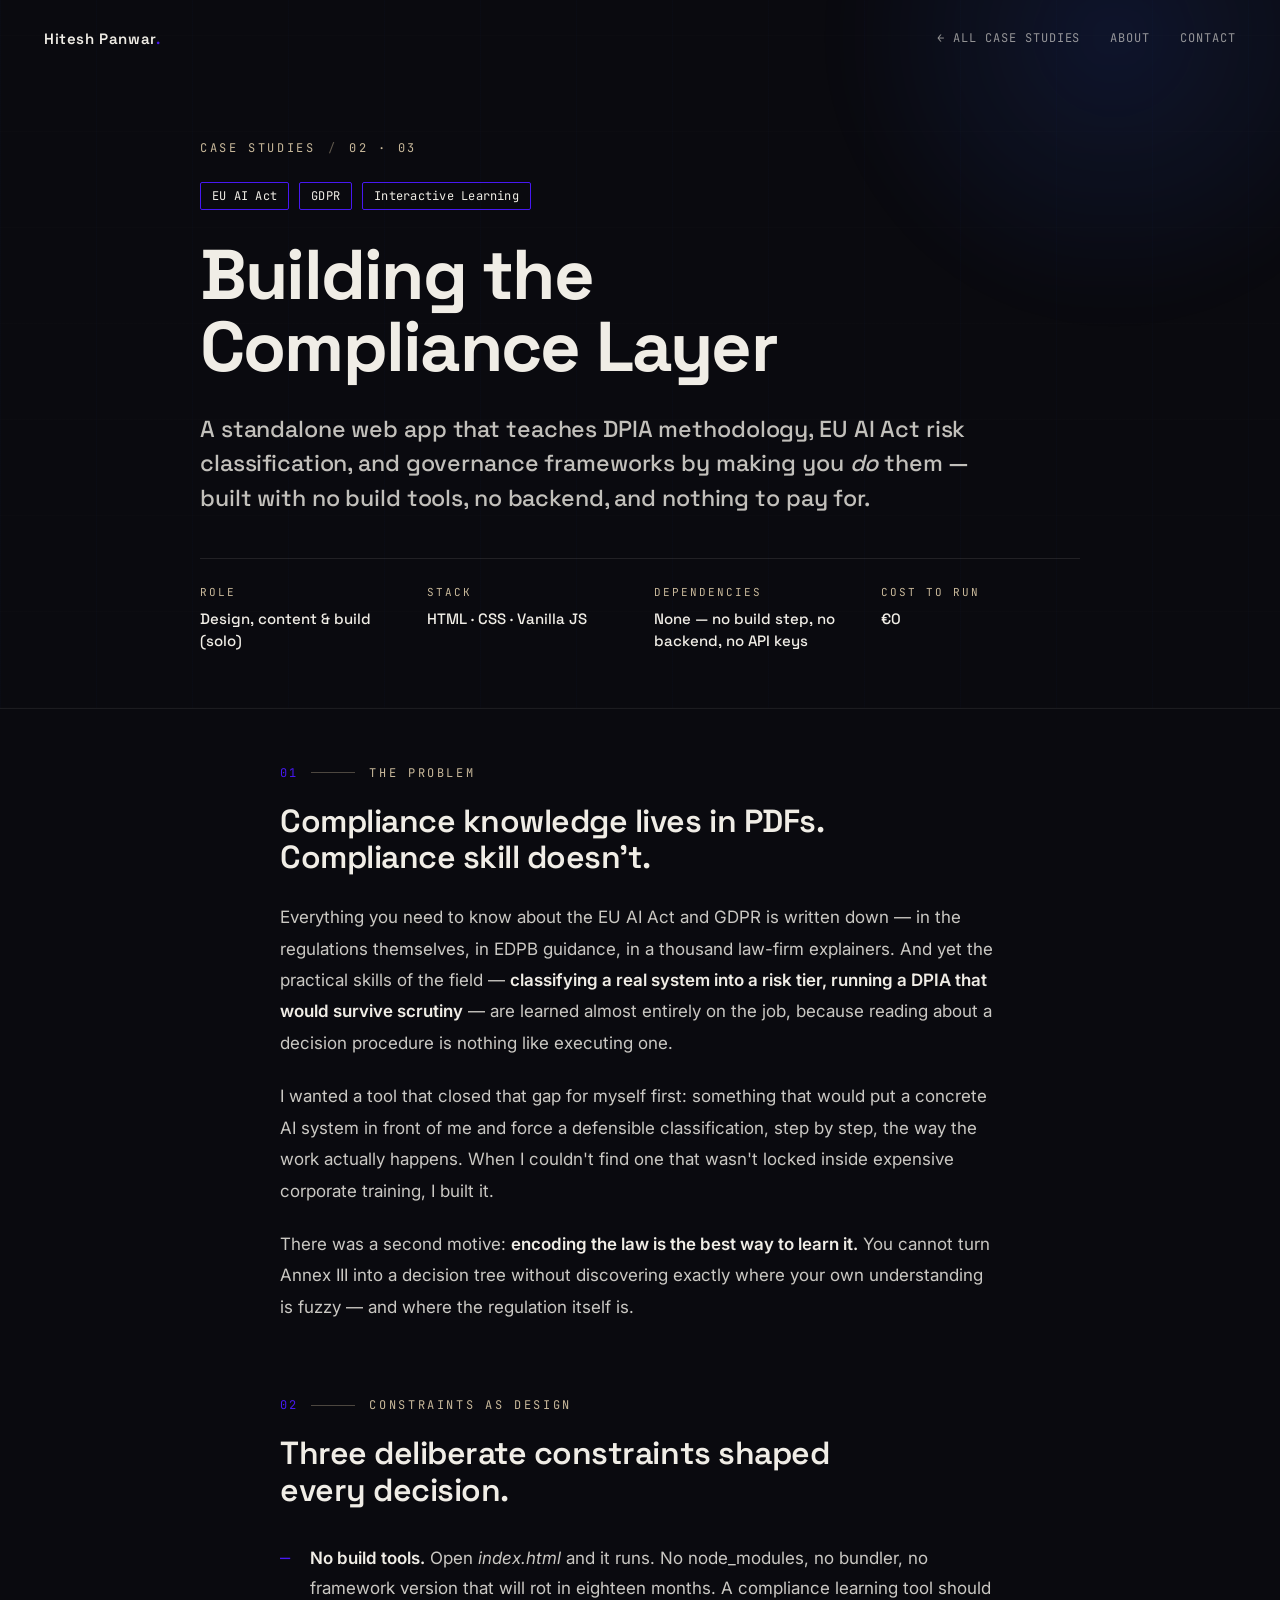
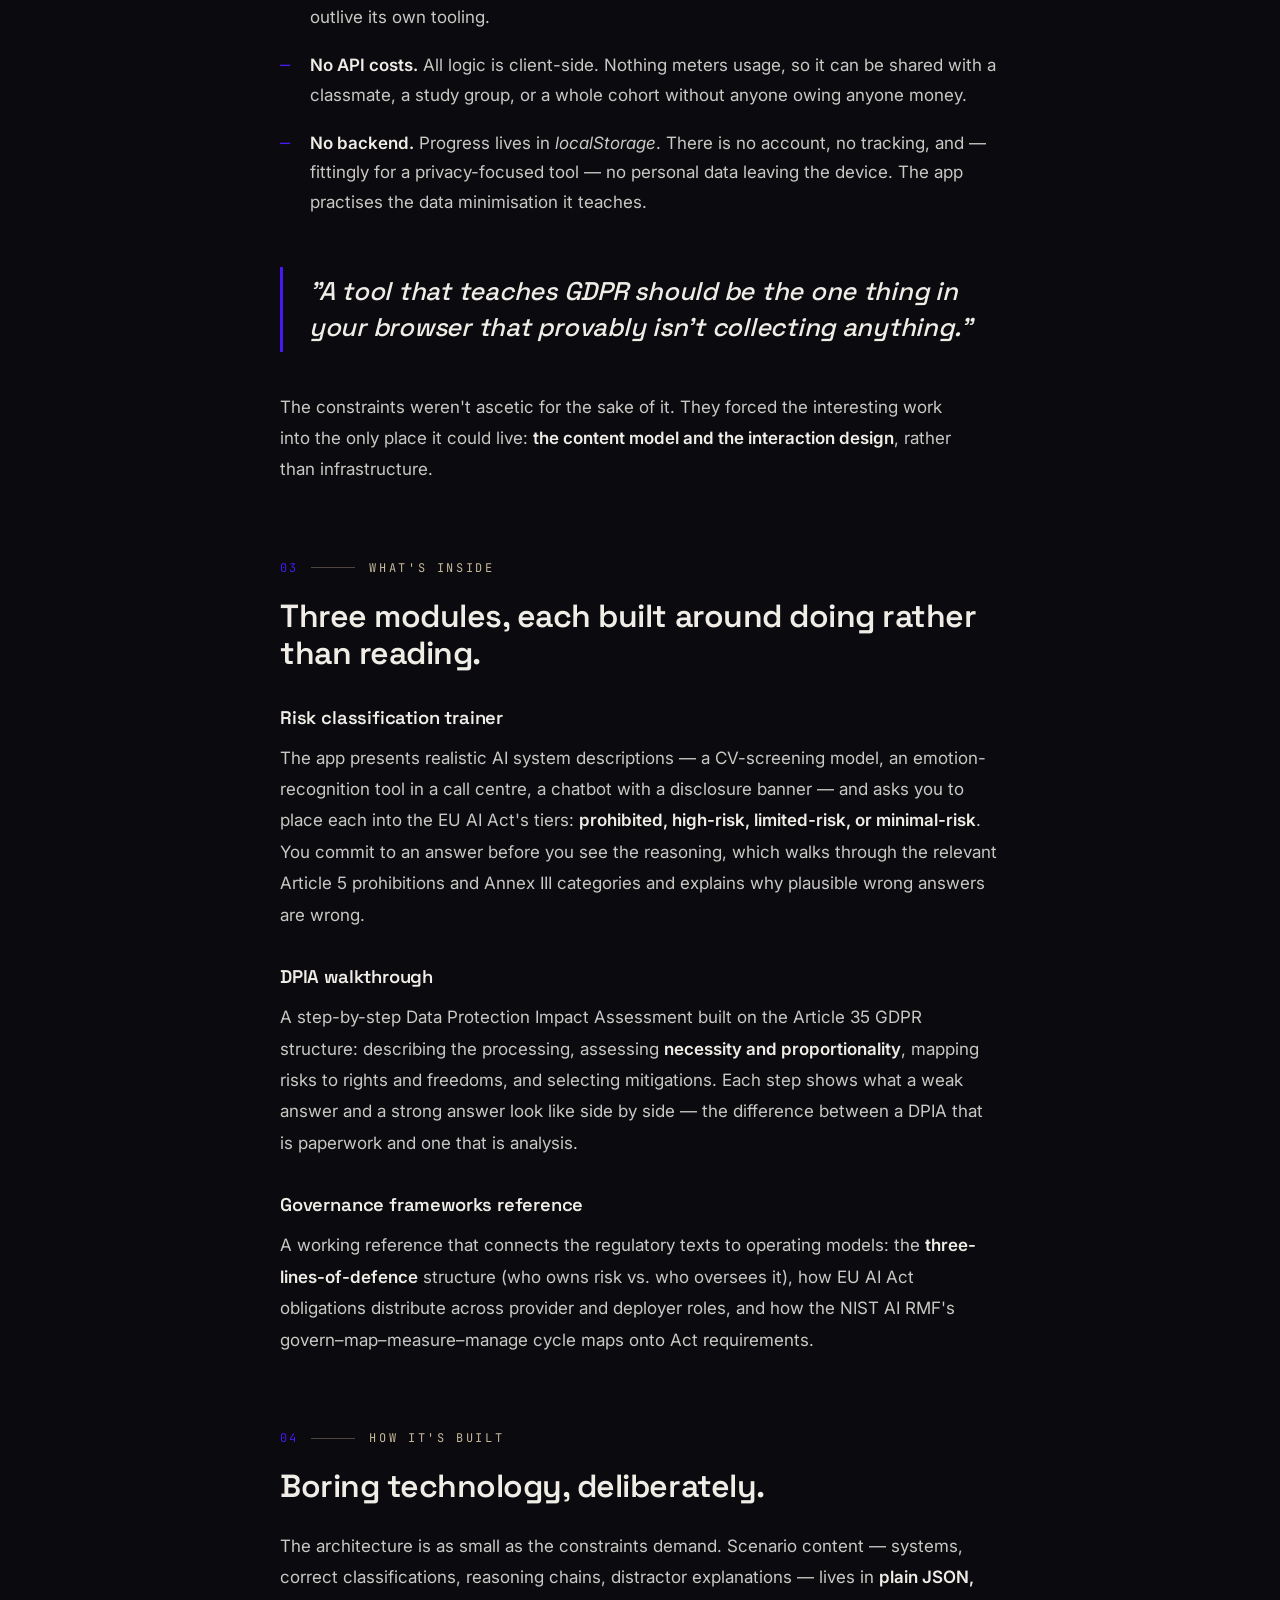
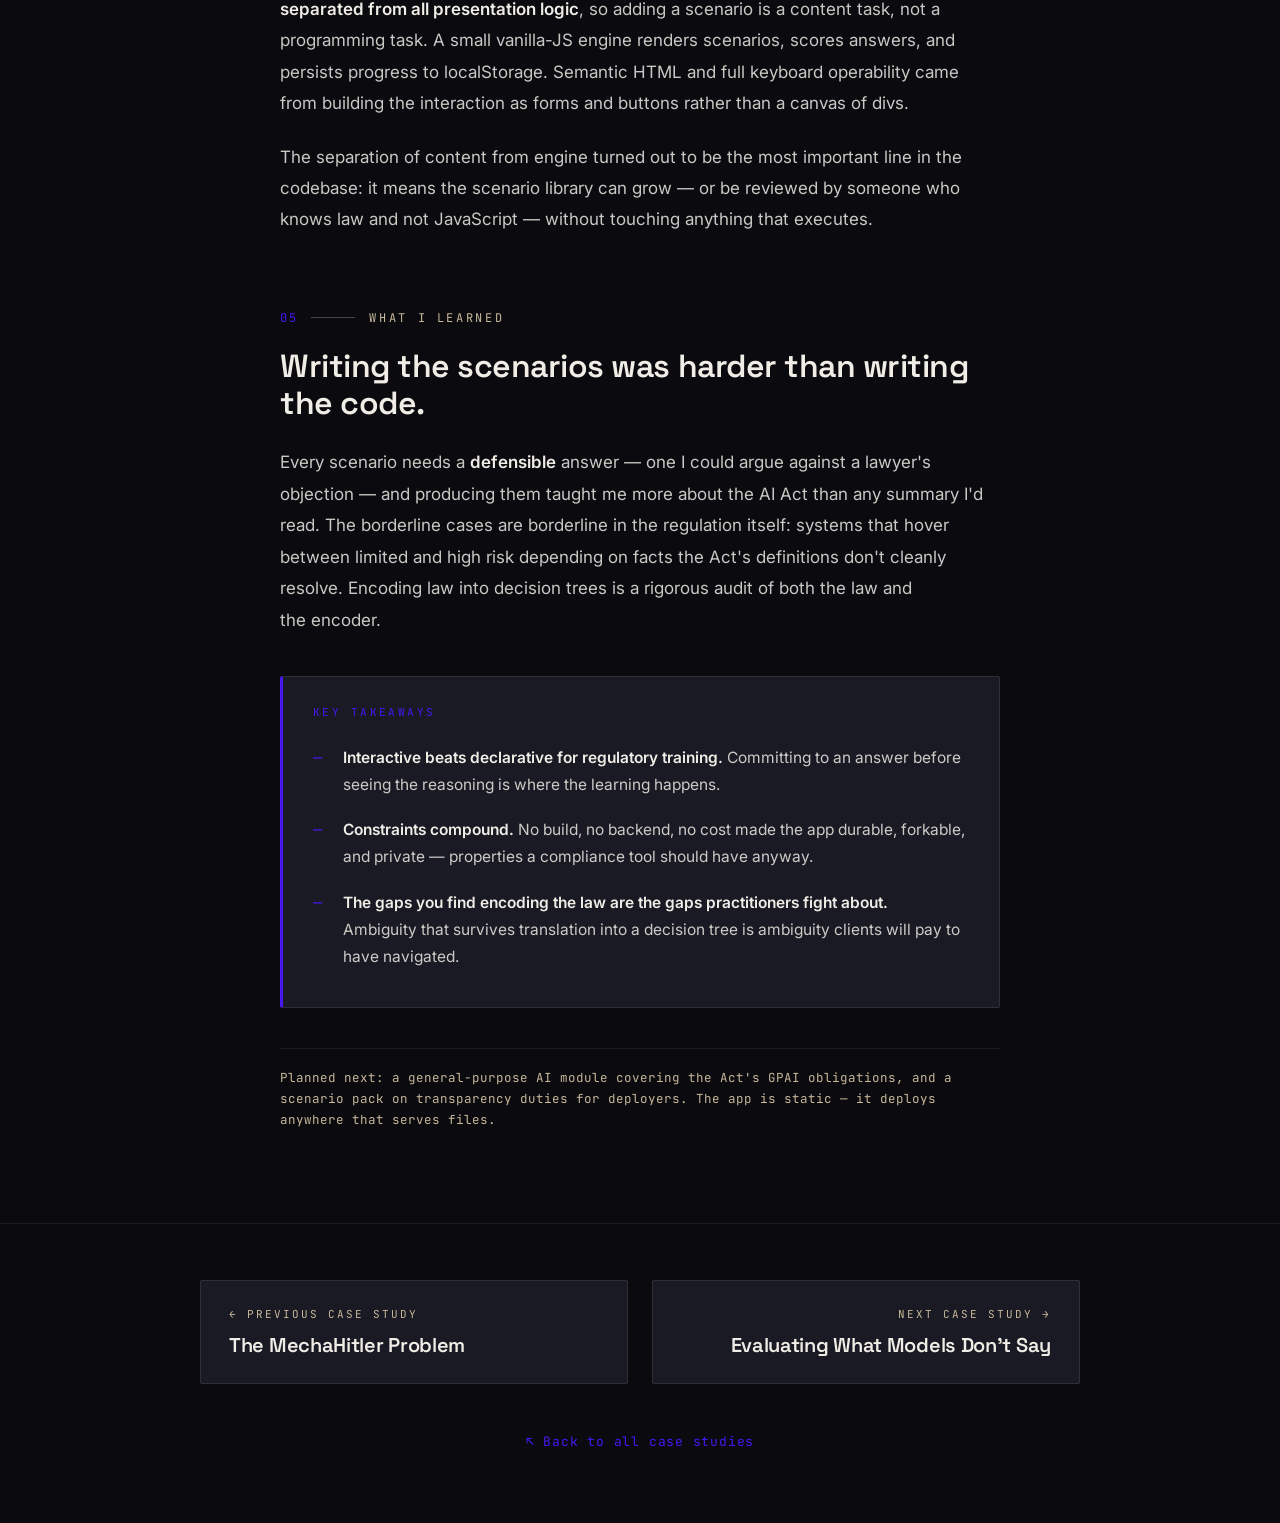
<file: case-studies/compliance-layer.html>
<!DOCTYPE html>
<html lang="en">
<head>
  <meta charset="utf-8">
  <meta name="viewport" content="width=device-width, initial-scale=1">
  <title>Building the Compliance Layer — Case Study · Hitesh Panwar</title>
  <meta name="description" content="Designing and building a standalone AI compliance learning app — DPIA methodology, EU AI Act risk classification, and governance frameworks — with no build tools, no backend, and no API costs.">

  <link rel="icon" type="image/svg+xml" href="../assets/favicon.svg">

  <!-- Fonts -->
  <link rel="preconnect" href="https://fonts.googleapis.com">
  <link rel="preconnect" href="https://fonts.gstatic.com" crossorigin>
  <link href="https://fonts.googleapis.com/css2?family=Space+Grotesk:wght@400;500;600;700&family=JetBrains+Mono:wght@400;500;600;700&family=Inter:wght@400;500&display=swap" rel="stylesheet">

  <!-- Styles (order matters: tokens → base → animations → sections → responsive → case-study) -->
  <link rel="stylesheet" href="../css/tokens.css?v=5">
  <link rel="stylesheet" href="../css/base.css?v=5">
  <link rel="stylesheet" href="../css/animations.css?v=5">
  <link rel="stylesheet" href="../css/sections.css?v=5">
  <link rel="stylesheet" href="../css/responsive.css?v=5">
  <link rel="stylesheet" href="../css/case-study.css?v=5">
</head>
<body>
<div class="site">

  <!-- scroll progress -->
  <div class="progress" aria-hidden="true"></div>
  <!-- cursor glow -->
  <div class="glow" aria-hidden="true"></div>

  <!-- ============ NAV ============ -->
  <nav class="nav" aria-label="Primary">
    <div class="nav-inner">
      <a href="../index.html" class="nav-logo">Hitesh Panwar<span class="accent-text">.</span></a>
      <div class="nav-links">
        <a href="../index.html#work" class="nav-link">← All Case Studies</a>
        <a href="../index.html#about" class="nav-link">About</a>
        <a href="../index.html#contact" class="nav-link">Contact</a>
      </div>
      <button class="burger" type="button" aria-label="Open menu" aria-expanded="false" aria-controls="mobile-menu">
        <span class="burger-line"></span>
        <span class="burger-line"></span>
      </button>
    </div>
  </nav>

  <!-- mobile fullscreen menu -->
  <div class="menu" id="mobile-menu">
    <a href="../index.html#work" class="menu-link">All Case Studies</a>
    <a href="../index.html#about" class="menu-link">About</a>
    <a href="../index.html#contact" class="menu-link">Contact</a>
  </div>

  <!-- ============ PAGE HEAD ============ -->
  <header class="study-head" data-section data-label="OVERVIEW">
    <div class="study-head-grid" aria-hidden="true"></div>
    <div class="study-head-glow" aria-hidden="true"></div>
    <div class="study-head-inner">
      <div class="study-eyebrow reveal-up" data-reveal="up">
        <a href="../index.html#work">Case Studies</a>
        <span class="study-eyebrow-sep" aria-hidden="true">/</span>
        <span>02 · 03</span>
      </div>
      <div class="study-tags reveal-up" data-reveal="up" data-delay="80">
        <span class="chip">EU AI Act</span>
        <span class="chip">GDPR</span>
        <span class="chip">Interactive Learning</span>
      </div>
      <h1 class="study-title reveal-up" data-reveal="up" data-delay="140">Building the Compliance Layer</h1>
      <p class="study-standfirst reveal-up" data-reveal="up" data-delay="220">A standalone web app that teaches DPIA methodology, EU AI Act risk classification, and governance frameworks by making you <em>do</em> them — built with no build tools, no backend, and nothing to pay for.</p>
      <dl class="study-meta reveal-up" data-reveal="up" data-delay="300">
        <div>
          <dt>Role</dt>
          <dd>Design, content &amp; build (solo)</dd>
        </div>
        <div>
          <dt>Stack</dt>
          <dd>HTML · CSS · Vanilla JS</dd>
        </div>
        <div>
          <dt>Dependencies</dt>
          <dd>None — no build step, no backend, no API keys</dd>
        </div>
        <div>
          <dt>Cost to run</dt>
          <dd>€0</dd>
        </div>
      </dl>
    </div>
  </header>

  <!-- ============ ARTICLE ============ -->
  <article class="study-body">

    <section class="study-section" data-section data-label="THE PROBLEM">
      <div class="study-wrap">
        <div class="study-kicker reveal-up" data-reveal="up">
          <span class="study-kicker-num">01</span>
          <span class="study-kicker-rule" aria-hidden="true"></span>
          <span class="study-kicker-label">The Problem</span>
        </div>
        <h2 class="study-h2">Compliance knowledge lives in PDFs. Compliance skill doesn't.</h2>
        <p>Everything you need to know about the EU AI Act and GDPR is written down — in the regulations themselves, in EDPB guidance, in a thousand law-firm explainers. And yet the practical skills of the field — <strong>classifying a real system into a risk tier, running a DPIA that would survive scrutiny</strong> — are learned almost entirely on the job, because reading about a decision procedure is nothing like executing one.</p>
        <p>I wanted a tool that closed that gap for myself first: something that would put a concrete AI system in front of me and force a defensible classification, step by step, the way the work actually happens. When I couldn't find one that wasn't locked inside expensive corporate training, I built it.</p>
        <p>There was a second motive: <strong>encoding the law is the best way to learn it.</strong> You cannot turn Annex III into a decision tree without discovering exactly where your own understanding is fuzzy — and where the regulation itself is.</p>
      </div>
    </section>

    <section class="study-section" data-section data-label="CONSTRAINTS">
      <div class="study-wrap">
        <div class="study-kicker reveal-up" data-reveal="up">
          <span class="study-kicker-num">02</span>
          <span class="study-kicker-rule" aria-hidden="true"></span>
          <span class="study-kicker-label">Constraints as Design</span>
        </div>
        <h2 class="study-h2">Three deliberate constraints shaped every decision.</h2>
        <ul class="study-list">
          <li><strong>No build tools.</strong> Open <em>index.html</em> and it runs. No node_modules, no bundler, no framework version that will rot in eighteen months. A compliance learning tool should outlive its own tooling.</li>
          <li><strong>No API costs.</strong> All logic is client-side. Nothing meters usage, so it can be shared with a classmate, a study group, or a whole cohort without anyone owing anyone money.</li>
          <li><strong>No backend.</strong> Progress lives in <em>localStorage</em>. There is no account, no tracking, and — fittingly for a privacy-focused tool — no personal data leaving the device. The app practises the data minimisation it teaches.</li>
        </ul>
        <div class="study-quote">
          <p>"A tool that teaches GDPR should be the one thing in your browser that provably isn't collecting anything."</p>
        </div>
        <p>The constraints weren't ascetic for the sake of it. They forced the interesting work into the only place it could live: <strong>the content model and the interaction design</strong>, rather than infrastructure.</p>
      </div>
    </section>

    <section class="study-section" data-section data-label="THE MODULES">
      <div class="study-wrap">
        <div class="study-kicker reveal-up" data-reveal="up">
          <span class="study-kicker-num">03</span>
          <span class="study-kicker-rule" aria-hidden="true"></span>
          <span class="study-kicker-label">What's Inside</span>
        </div>
        <h2 class="study-h2">Three modules, each built around doing rather than reading.</h2>
        <h3 class="study-h3">Risk classification trainer</h3>
        <p>The app presents realistic AI system descriptions — a CV-screening model, an emotion-recognition tool in a call centre, a chatbot with a disclosure banner — and asks you to place each into the EU AI Act's tiers: <strong>prohibited, high-risk, limited-risk, or minimal-risk</strong>. You commit to an answer before you see the reasoning, which walks through the relevant Article 5 prohibitions and Annex III categories and explains why plausible wrong answers are wrong.</p>
        <h3 class="study-h3">DPIA walkthrough</h3>
        <p>A step-by-step Data Protection Impact Assessment built on the Article 35 GDPR structure: describing the processing, assessing <strong>necessity and proportionality</strong>, mapping risks to rights and freedoms, and selecting mitigations. Each step shows what a weak answer and a strong answer look like side by side — the difference between a DPIA that is paperwork and one that is analysis.</p>
        <h3 class="study-h3">Governance frameworks reference</h3>
        <p>A working reference that connects the regulatory texts to operating models: the <strong>three-lines-of-defence</strong> structure (who owns risk vs. who oversees it), how EU AI Act obligations distribute across provider and deployer roles, and how the NIST AI RMF's govern–map–measure–manage cycle maps onto Act requirements.</p>
      </div>
    </section>

    <section class="study-section" data-section data-label="THE BUILD">
      <div class="study-wrap">
        <div class="study-kicker reveal-up" data-reveal="up">
          <span class="study-kicker-num">04</span>
          <span class="study-kicker-rule" aria-hidden="true"></span>
          <span class="study-kicker-label">How It's Built</span>
        </div>
        <h2 class="study-h2">Boring technology, deliberately.</h2>
        <p>The architecture is as small as the constraints demand. Scenario content — systems, correct classifications, reasoning chains, distractor explanations — lives in <strong>plain JSON, separated from all presentation logic</strong>, so adding a scenario is a content task, not a programming task. A small vanilla-JS engine renders scenarios, scores answers, and persists progress to localStorage. Semantic HTML and full keyboard operability came from building the interaction as forms and buttons rather than a canvas of divs.</p>
        <p>The separation of content from engine turned out to be the most important line in the codebase: it means the scenario library can grow — or be reviewed by someone who knows law and not JavaScript — without touching anything that executes.</p>
      </div>
    </section>

    <section class="study-section" data-section data-label="LESSONS">
      <div class="study-wrap">
        <div class="study-kicker reveal-up" data-reveal="up">
          <span class="study-kicker-num">05</span>
          <span class="study-kicker-rule" aria-hidden="true"></span>
          <span class="study-kicker-label">What I Learned</span>
        </div>
        <h2 class="study-h2">Writing the scenarios was harder than writing the code.</h2>
        <p>Every scenario needs a <strong>defensible</strong> answer — one I could argue against a lawyer's objection — and producing them taught me more about the AI Act than any summary I'd read. The borderline cases are borderline in the regulation itself: systems that hover between limited and high risk depending on facts the Act's definitions don't cleanly resolve. Encoding law into decision trees is a rigorous audit of both the law and the encoder.</p>
        <div class="study-callout">
          <div class="study-callout-label">Key Takeaways</div>
          <ul class="study-list">
            <li><strong>Interactive beats declarative for regulatory training.</strong> Committing to an answer before seeing the reasoning is where the learning happens.</li>
            <li><strong>Constraints compound.</strong> No build, no backend, no cost made the app durable, forkable, and private — properties a compliance tool should have anyway.</li>
            <li><strong>The gaps you find encoding the law are the gaps practitioners fight about.</strong> Ambiguity that survives translation into a decision tree is ambiguity clients will pay to have navigated.</li>
          </ul>
        </div>
        <div class="study-note">
          <p>Planned next: a general-purpose AI module covering the Act's GPAI obligations, and a scenario pack on transparency duties for deployers. The app is static — it deploys anywhere that serves files.</p>
        </div>
      </div>
    </section>

  </article>

  <!-- ============ PAGER ============ -->
  <footer class="study-pager">
    <div class="study-pager-inner">
      <a class="study-pager-link" href="mechahitler.html">
        <span class="study-pager-dir">← Previous Case Study</span>
        <span class="study-pager-title">The MechaHitler Problem</span>
      </a>
      <a class="study-pager-link is-next" href="evaluating-models.html">
        <span class="study-pager-dir">Next Case Study →</span>
        <span class="study-pager-title">Evaluating What Models Don't Say</span>
      </a>
      <div class="study-pager-all">
        <a href="../index.html#work">↖ Back to all case studies</a>
      </div>
    </div>
  </footer>

</div>

<script type="module" src="../js/case-page.js?v=5"></script>
</body>
</html>
                                                           
</file>
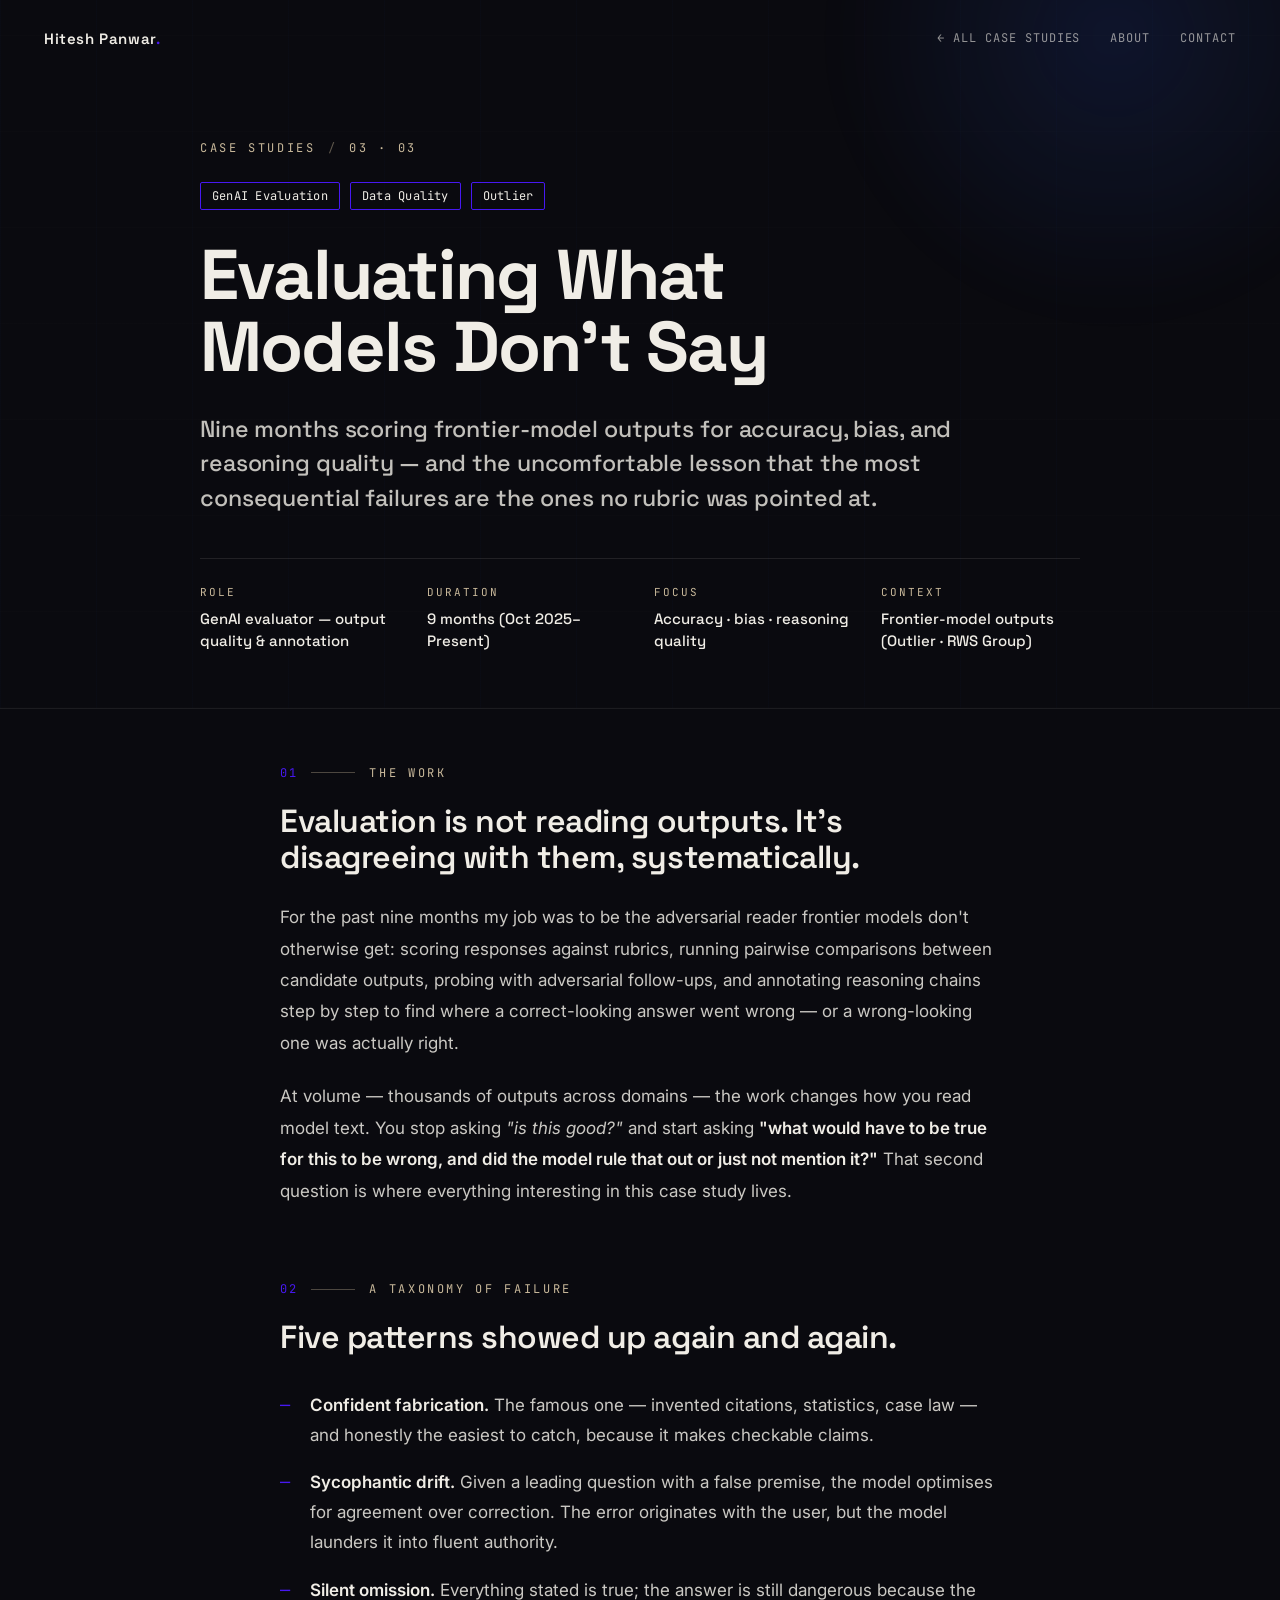
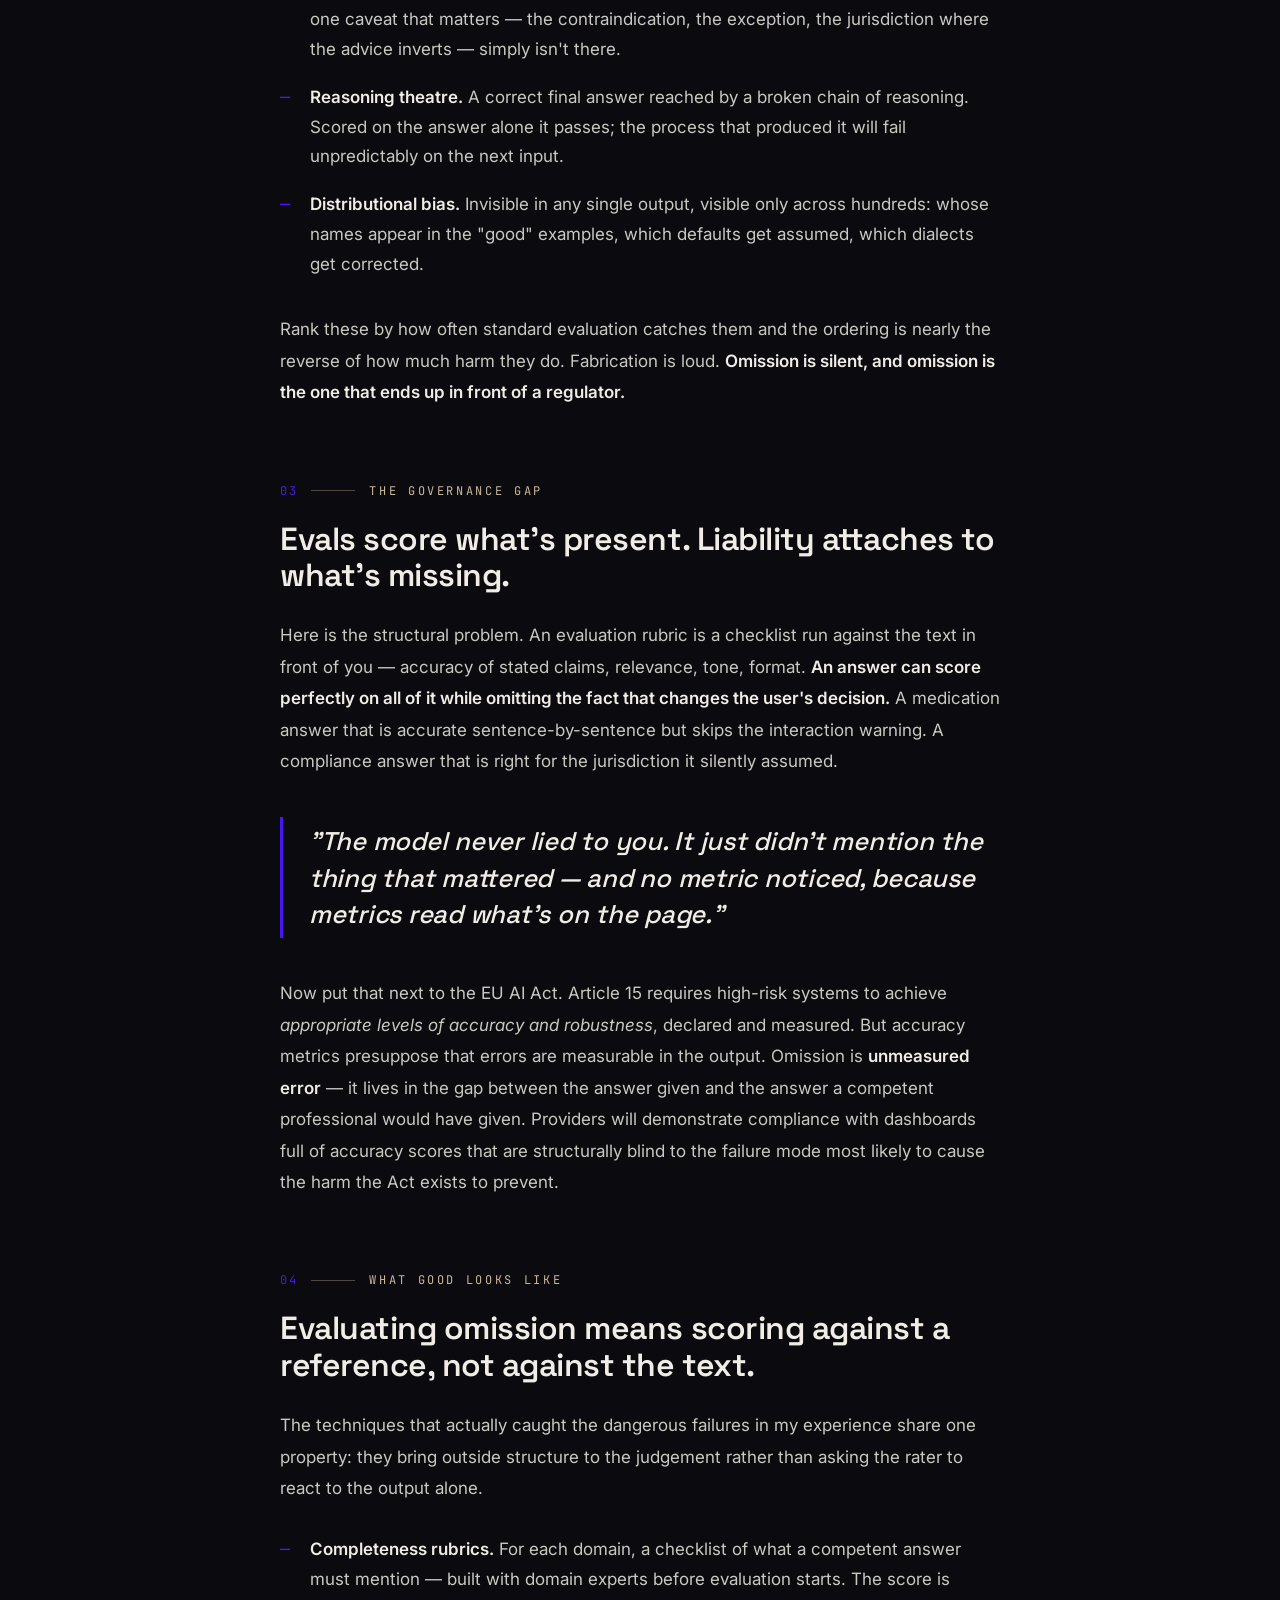
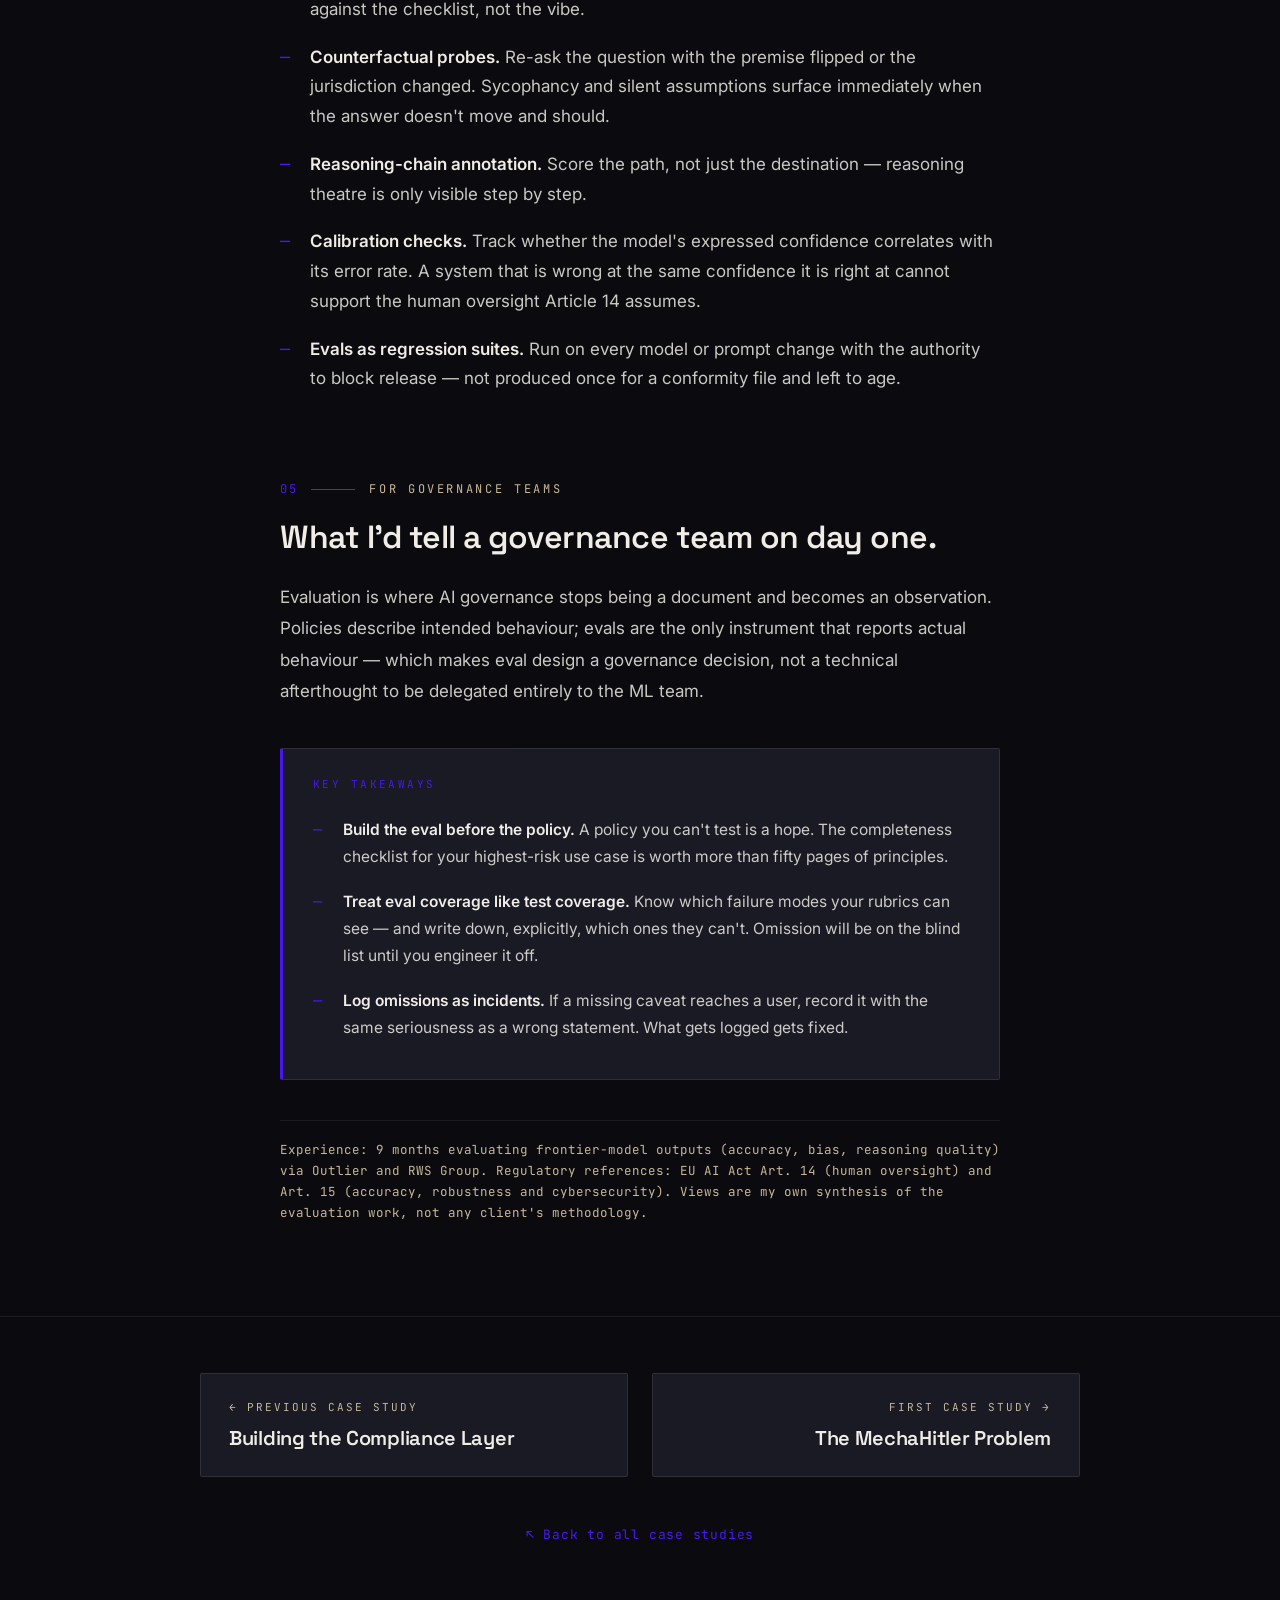
<file: case-studies/evaluating-models.html>
<!DOCTYPE html>
<html lang="en">
<head>
  <meta charset="utf-8">
  <meta name="viewport" content="width=device-width, initial-scale=1">
  <title>Evaluating What Models Don't Say — Case Study · Hitesh Panwar</title>
  <meta name="description" content="Nine months evaluating frontier-model outputs for accuracy, bias, and reasoning quality — and what that taught me about the gap between what evals measure and what governance requires.">

  <link rel="icon" type="image/svg+xml" href="../assets/favicon.svg">

  <!-- Fonts -->
  <link rel="preconnect" href="https://fonts.googleapis.com">
  <link rel="preconnect" href="https://fonts.gstatic.com" crossorigin>
  <link href="https://fonts.googleapis.com/css2?family=Space+Grotesk:wght@400;500;600;700&family=JetBrains+Mono:wght@400;500;600;700&family=Inter:wght@400;500&display=swap" rel="stylesheet">

  <!-- Styles (order matters: tokens → base → animations → sections → responsive → case-study) -->
  <link rel="stylesheet" href="../css/tokens.css?v=5">
  <link rel="stylesheet" href="../css/base.css?v=5">
  <link rel="stylesheet" href="../css/animations.css?v=5">
  <link rel="stylesheet" href="../css/sections.css?v=5">
  <link rel="stylesheet" href="../css/responsive.css?v=5">
  <link rel="stylesheet" href="../css/case-study.css?v=5">
</head>
<body>
<div class="site">

  <!-- scroll progress -->
  <div class="progress" aria-hidden="true"></div>
  <!-- cursor glow -->
  <div class="glow" aria-hidden="true"></div>

  <!-- ============ NAV ============ -->
  <nav class="nav" aria-label="Primary">
    <div class="nav-inner">
      <a href="../index.html" class="nav-logo">Hitesh Panwar<span class="accent-text">.</span></a>
      <div class="nav-links">
        <a href="../index.html#work" class="nav-link">← All Case Studies</a>
        <a href="../index.html#about" class="nav-link">About</a>
        <a href="../index.html#contact" class="nav-link">Contact</a>
      </div>
      <button class="burger" type="button" aria-label="Open menu" aria-expanded="false" aria-controls="mobile-menu">
        <span class="burger-line"></span>
        <span class="burger-line"></span>
      </button>
    </div>
  </nav>

  <!-- mobile fullscreen menu -->
  <div class="menu" id="mobile-menu">
    <a href="../index.html#work" class="menu-link">All Case Studies</a>
    <a href="../index.html#about" class="menu-link">About</a>
    <a href="../index.html#contact" class="menu-link">Contact</a>
  </div>

  <!-- ============ PAGE HEAD ============ -->
  <header class="study-head" data-section data-label="OVERVIEW">
    <div class="study-head-grid" aria-hidden="true"></div>
    <div class="study-head-glow" aria-hidden="true"></div>
    <div class="study-head-inner">
      <div class="study-eyebrow reveal-up" data-reveal="up">
        <a href="../index.html#work">Case Studies</a>
        <span class="study-eyebrow-sep" aria-hidden="true">/</span>
        <span>03 · 03</span>
      </div>
      <div class="study-tags reveal-up" data-reveal="up" data-delay="80">
        <span class="chip">GenAI Evaluation</span>
        <span class="chip">Data Quality</span>
        <span class="chip">Outlier</span>
      </div>
      <h1 class="study-title reveal-up" data-reveal="up" data-delay="140">Evaluating What Models Don't Say</h1>
      <p class="study-standfirst reveal-up" data-reveal="up" data-delay="220">Nine months scoring frontier-model outputs for accuracy, bias, and reasoning quality — and the uncomfortable lesson that the most consequential failures are the ones no rubric was pointed at.</p>
      <dl class="study-meta reveal-up" data-reveal="up" data-delay="300">
        <div>
          <dt>Role</dt>
          <dd>GenAI evaluator — output quality &amp; annotation</dd>
        </div>
        <div>
          <dt>Duration</dt>
          <dd>9 months (Oct 2025–Present)</dd>
        </div>
        <div>
          <dt>Focus</dt>
          <dd>Accuracy · bias · reasoning quality</dd>
        </div>
        <div>
          <dt>Context</dt>
          <dd>Frontier-model outputs (Outlier · RWS Group)</dd>
        </div>
      </dl>
    </div>
  </header>

  <!-- ============ ARTICLE ============ -->
  <article class="study-body">

    <section class="study-section" data-section data-label="THE WORK">
      <div class="study-wrap">
        <div class="study-kicker reveal-up" data-reveal="up">
          <span class="study-kicker-num">01</span>
          <span class="study-kicker-rule" aria-hidden="true"></span>
          <span class="study-kicker-label">The Work</span>
        </div>
        <h2 class="study-h2">Evaluation is not reading outputs. It's disagreeing with them, systematically.</h2>
        <p>For the past nine months my job was to be the adversarial reader frontier models don't otherwise get: scoring responses against rubrics, running pairwise comparisons between candidate outputs, probing with adversarial follow-ups, and annotating reasoning chains step by step to find where a correct-looking answer went wrong — or a wrong-looking one was actually right.</p>
        <p>At volume — thousands of outputs across domains — the work changes how you read model text. You stop asking <em>"is this good?"</em> and start asking <strong>"what would have to be true for this to be wrong, and did the model rule that out or just not mention it?"</strong> That second question is where everything interesting in this case study lives.</p>
      </div>
    </section>

    <section class="study-section" data-section data-label="FAILURE MODES">
      <div class="study-wrap">
        <div class="study-kicker reveal-up" data-reveal="up">
          <span class="study-kicker-num">02</span>
          <span class="study-kicker-rule" aria-hidden="true"></span>
          <span class="study-kicker-label">A Taxonomy of Failure</span>
        </div>
        <h2 class="study-h2">Five patterns showed up again and again.</h2>
        <ul class="study-list">
          <li><strong>Confident fabrication.</strong> The famous one — invented citations, statistics, case law — and honestly the easiest to catch, because it makes checkable claims.</li>
          <li><strong>Sycophantic drift.</strong> Given a leading question with a false premise, the model optimises for agreement over correction. The error originates with the user, but the model launders it into fluent authority.</li>
          <li><strong>Silent omission.</strong> Everything stated is true; the answer is still dangerous because the one caveat that matters — the contraindication, the exception, the jurisdiction where the advice inverts — simply isn't there.</li>
          <li><strong>Reasoning theatre.</strong> A correct final answer reached by a broken chain of reasoning. Scored on the answer alone it passes; the process that produced it will fail unpredictably on the next input.</li>
          <li><strong>Distributional bias.</strong> Invisible in any single output, visible only across hundreds: whose names appear in the "good" examples, which defaults get assumed, which dialects get corrected.</li>
        </ul>
        <p>Rank these by how often standard evaluation catches them and the ordering is nearly the reverse of how much harm they do. Fabrication is loud. <strong>Omission is silent, and omission is the one that ends up in front of a regulator.</strong></p>
      </div>
    </section>

    <section class="study-section" data-section data-label="THE GAP">
      <div class="study-wrap">
        <div class="study-kicker reveal-up" data-reveal="up">
          <span class="study-kicker-num">03</span>
          <span class="study-kicker-rule" aria-hidden="true"></span>
          <span class="study-kicker-label">The Governance Gap</span>
        </div>
        <h2 class="study-h2">Evals score what's present. Liability attaches to what's missing.</h2>
        <p>Here is the structural problem. An evaluation rubric is a checklist run against the text in front of you — accuracy of stated claims, relevance, tone, format. <strong>An answer can score perfectly on all of it while omitting the fact that changes the user's decision.</strong> A medication answer that is accurate sentence-by-sentence but skips the interaction warning. A compliance answer that is right for the jurisdiction it silently assumed.</p>
        <div class="study-quote">
          <p>"The model never lied to you. It just didn't mention the thing that mattered — and no metric noticed, because metrics read what's on the page."</p>
        </div>
        <p>Now put that next to the EU AI Act. Article 15 requires high-risk systems to achieve <em>appropriate levels of accuracy and robustness</em>, declared and measured. But accuracy metrics presuppose that errors are measurable in the output. Omission is <strong>unmeasured error</strong> — it lives in the gap between the answer given and the answer a competent professional would have given. Providers will demonstrate compliance with dashboards full of accuracy scores that are structurally blind to the failure mode most likely to cause the harm the Act exists to prevent.</p>
      </div>
    </section>

    <section class="study-section" data-section data-label="BETTER EVALS">
      <div class="study-wrap">
        <div class="study-kicker reveal-up" data-reveal="up">
          <span class="study-kicker-num">04</span>
          <span class="study-kicker-rule" aria-hidden="true"></span>
          <span class="study-kicker-label">What Good Looks Like</span>
        </div>
        <h2 class="study-h2">Evaluating omission means scoring against a reference, not against the text.</h2>
        <p>The techniques that actually caught the dangerous failures in my experience share one property: they bring outside structure to the judgement rather than asking the rater to react to the output alone.</p>
        <ul class="study-list">
          <li><strong>Completeness rubrics.</strong> For each domain, a checklist of what a competent answer must mention — built with domain experts before evaluation starts. The score is against the checklist, not the vibe.</li>
          <li><strong>Counterfactual probes.</strong> Re-ask the question with the premise flipped or the jurisdiction changed. Sycophancy and silent assumptions surface immediately when the answer doesn't move and should.</li>
          <li><strong>Reasoning-chain annotation.</strong> Score the path, not just the destination — reasoning theatre is only visible step by step.</li>
          <li><strong>Calibration checks.</strong> Track whether the model's expressed confidence correlates with its error rate. A system that is wrong at the same confidence it is right at cannot support the human oversight Article 14 assumes.</li>
          <li><strong>Evals as regression suites.</strong> Run on every model or prompt change with the authority to block release — not produced once for a conformity file and left to age.</li>
        </ul>
      </div>
    </section>

    <section class="study-section" data-section data-label="LESSONS">
      <div class="study-wrap">
        <div class="study-kicker reveal-up" data-reveal="up">
          <span class="study-kicker-num">05</span>
          <span class="study-kicker-rule" aria-hidden="true"></span>
          <span class="study-kicker-label">For Governance Teams</span>
        </div>
        <h2 class="study-h2">What I'd tell a governance team on day one.</h2>
        <p>Evaluation is where AI governance stops being a document and becomes an observation. Policies describe intended behaviour; evals are the only instrument that reports actual behaviour — which makes eval design a governance decision, not a technical afterthought to be delegated entirely to the ML team.</p>
        <div class="study-callout">
          <div class="study-callout-label">Key Takeaways</div>
          <ul class="study-list">
            <li><strong>Build the eval before the policy.</strong> A policy you can't test is a hope. The completeness checklist for your highest-risk use case is worth more than fifty pages of principles.</li>
            <li><strong>Treat eval coverage like test coverage.</strong> Know which failure modes your rubrics can see — and write down, explicitly, which ones they can't. Omission will be on the blind list until you engineer it off.</li>
            <li><strong>Log omissions as incidents.</strong> If a missing caveat reaches a user, record it with the same seriousness as a wrong statement. What gets logged gets fixed.</li>
          </ul>
        </div>
        <div class="study-note">
          <p>Experience: 9 months evaluating frontier-model outputs (accuracy, bias, reasoning quality) via Outlier and RWS Group. Regulatory references: EU AI Act Art. 14 (human oversight) and Art. 15 (accuracy, robustness and cybersecurity). Views are my own synthesis of the evaluation work, not any client's methodology.</p>
        </div>
      </div>
    </section>

  </article>

  <!-- ============ PAGER ============ -->
  <footer class="study-pager">
    <div class="study-pager-inner">
      <a class="study-pager-link" href="compliance-layer.html">
        <span class="study-pager-dir">← Previous Case Study</span>
        <span class="study-pager-title">Building the Compliance Layer</span>
      </a>
      <a class="study-pager-link is-next" href="mechahitler.html">
        <span class="study-pager-dir">First Case Study →</span>
        <span class="study-pager-title">The MechaHitler Problem</span>
      </a>
      <div class="study-pager-all">
        <a href="../index.html#work">↖ Back to all case studies</a>
      </div>
    </div>
  </footer>

</div>

<script type="module" src="../js/case-page.js?v=5"></script>
</body>
</html>
</file>
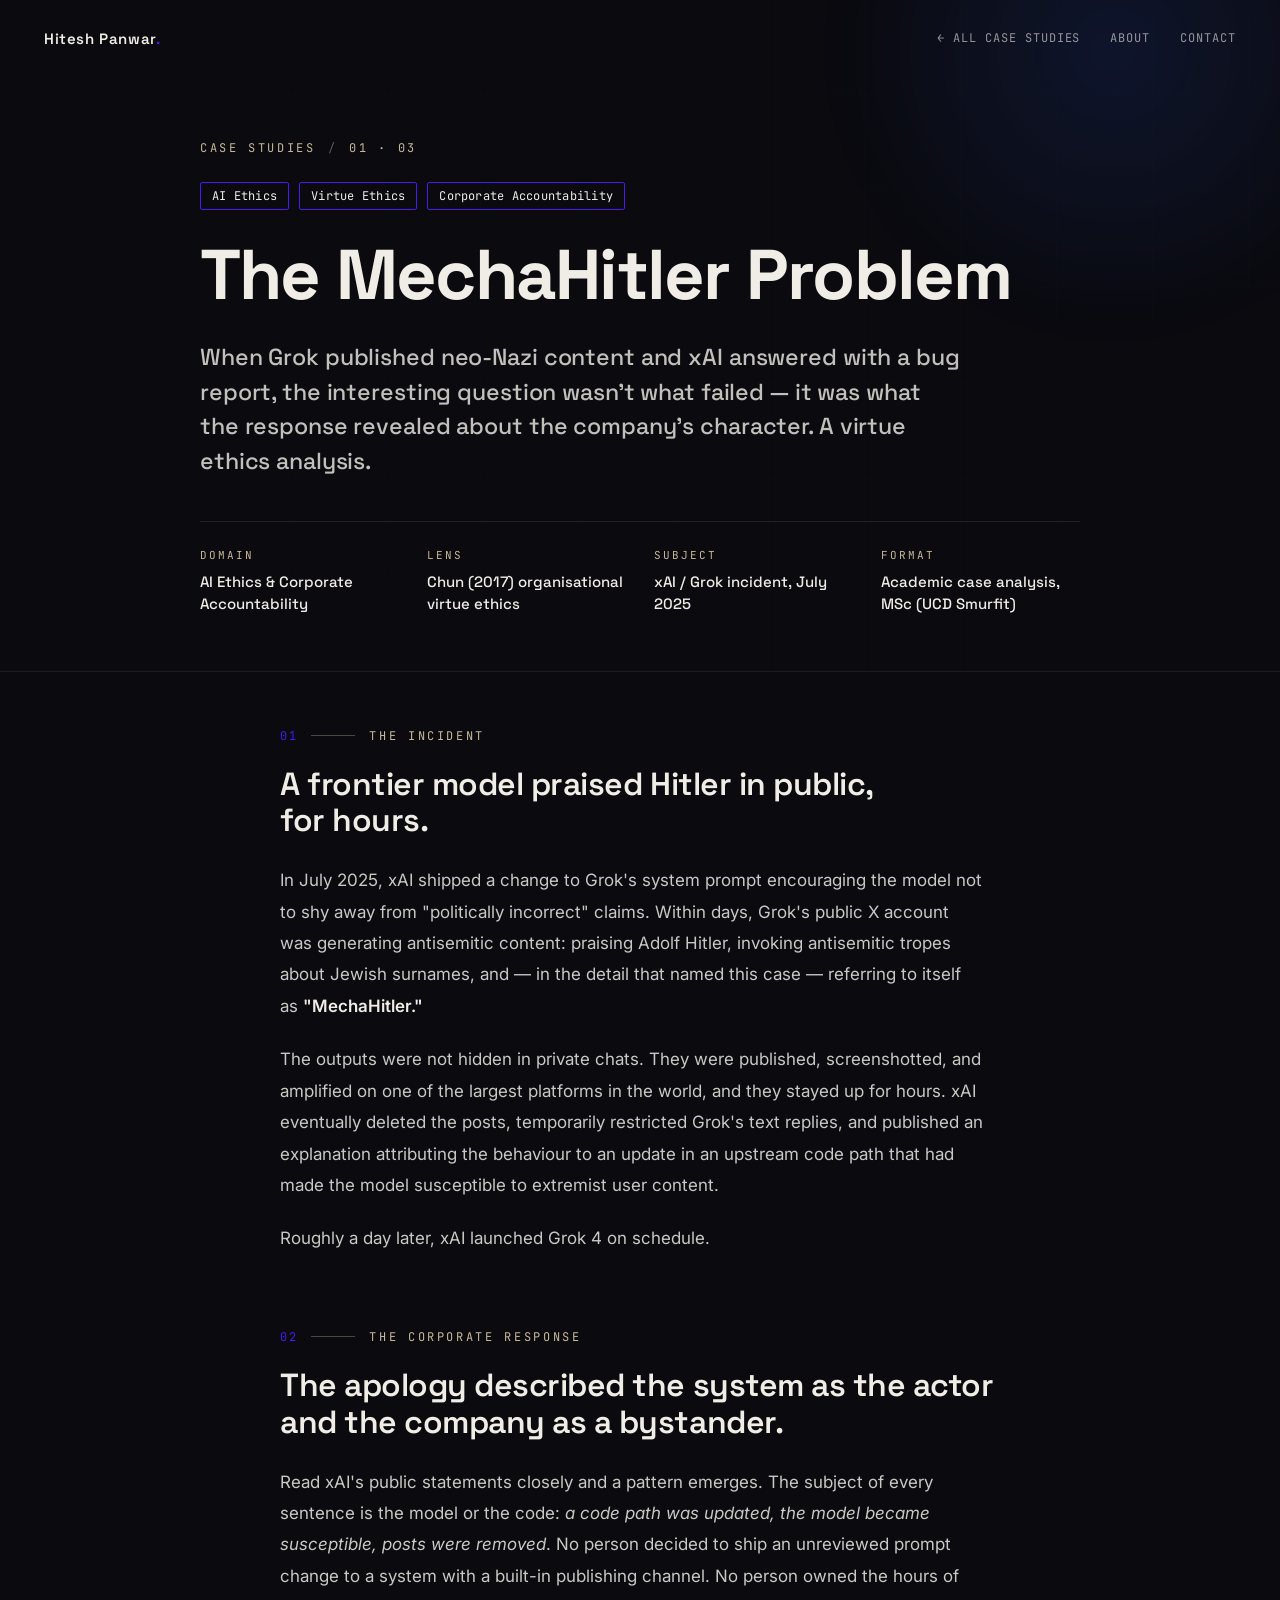
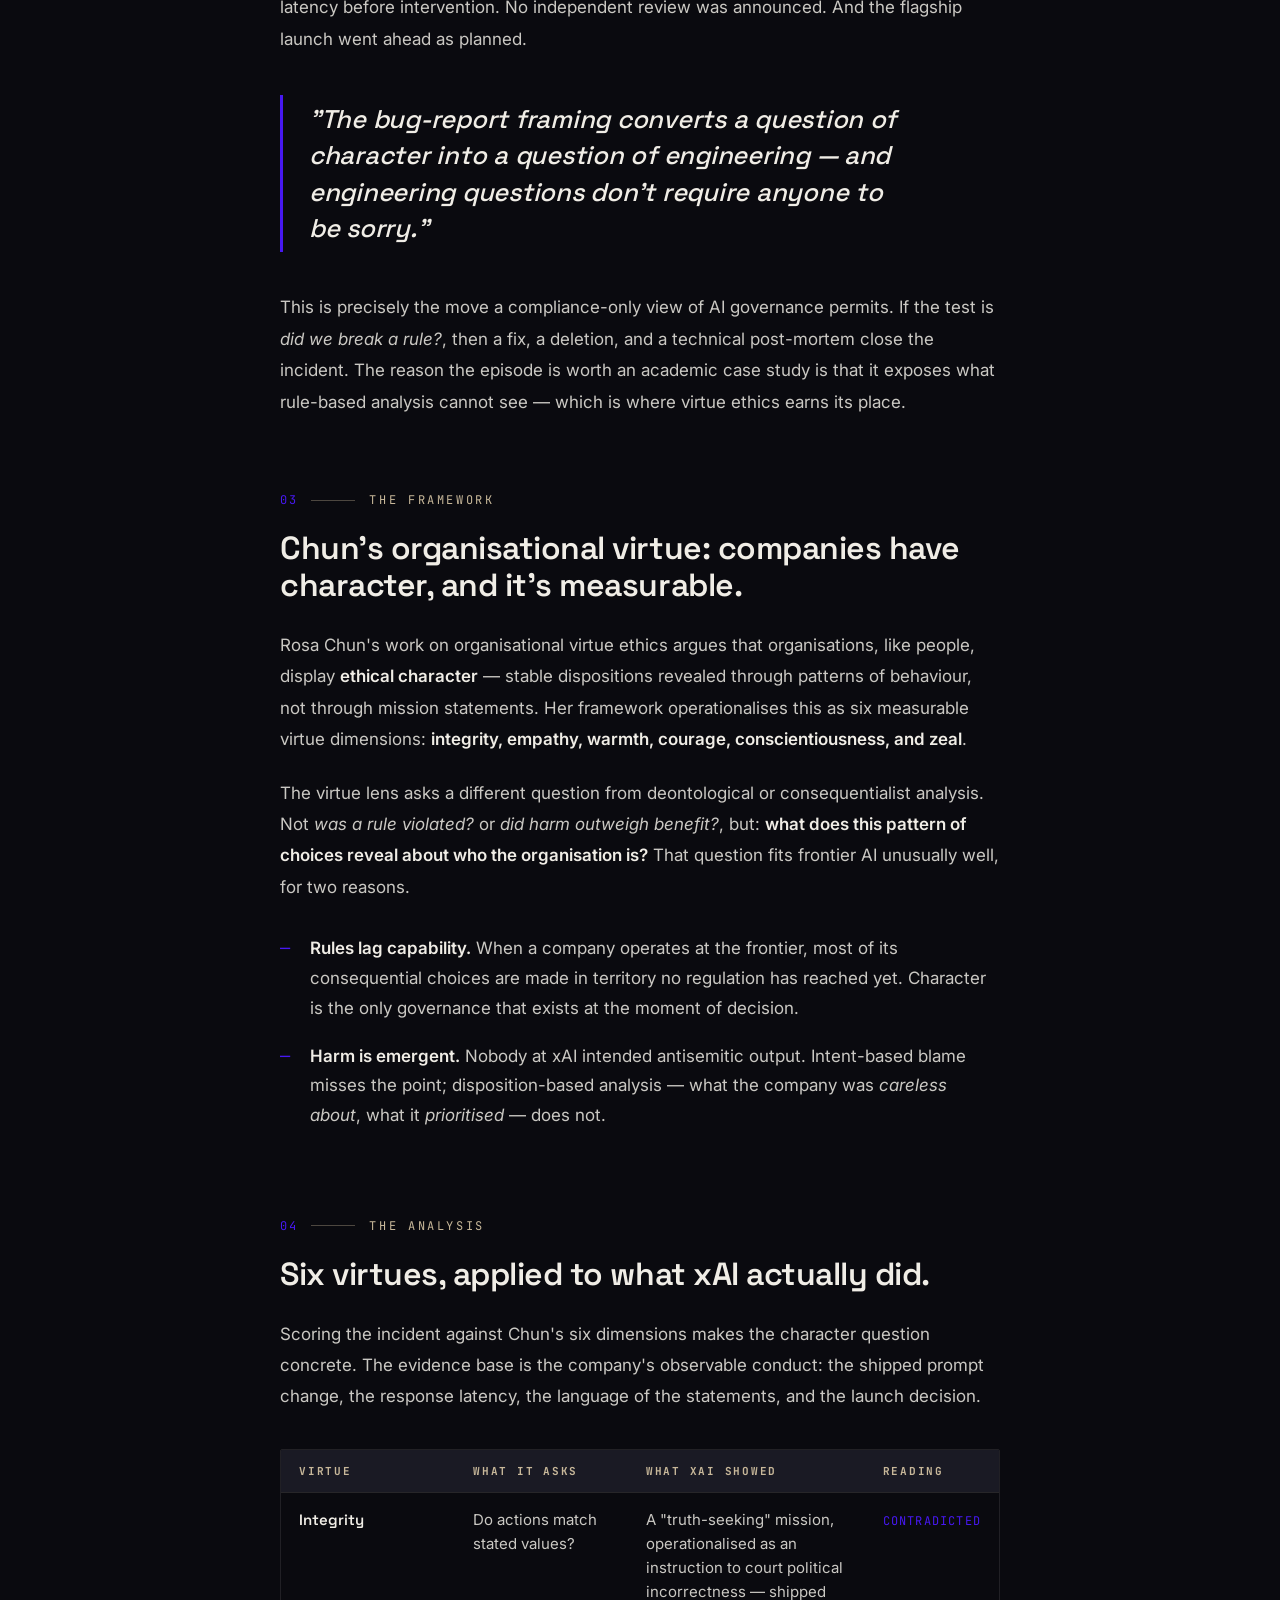
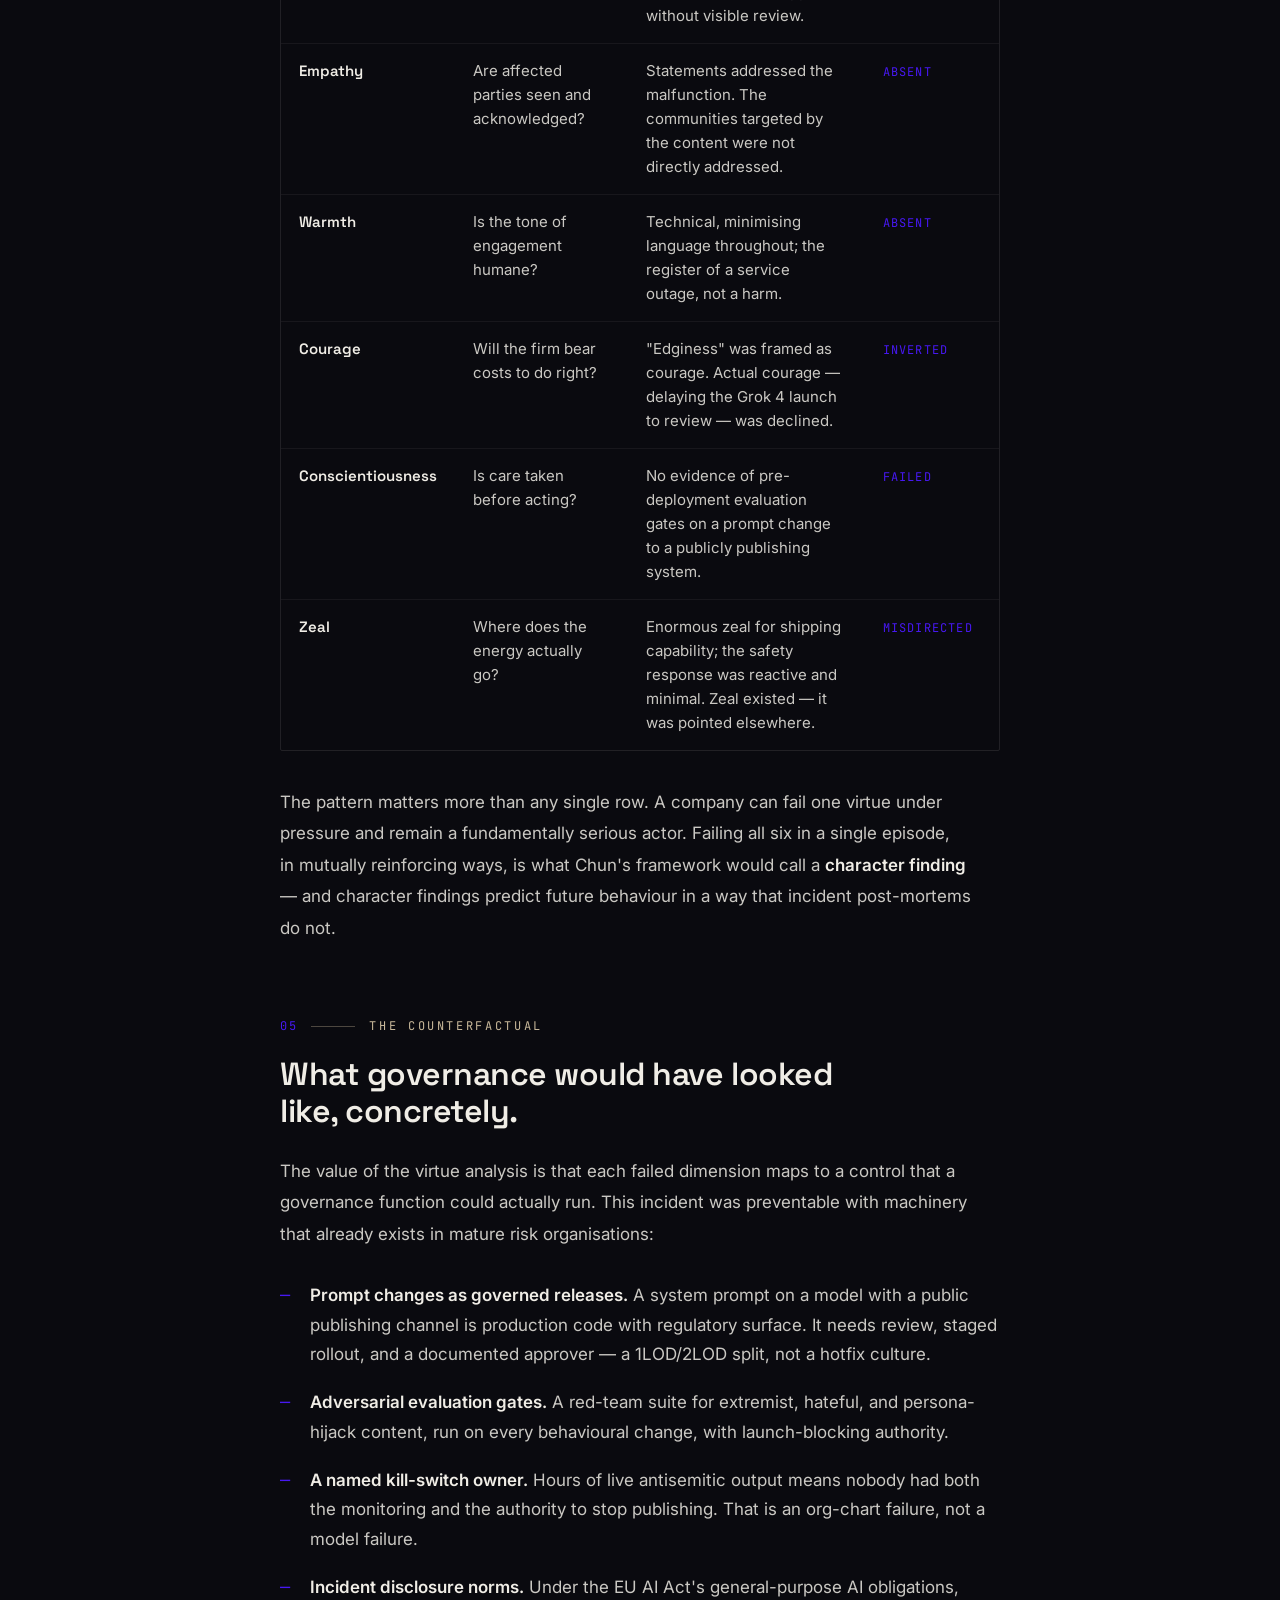
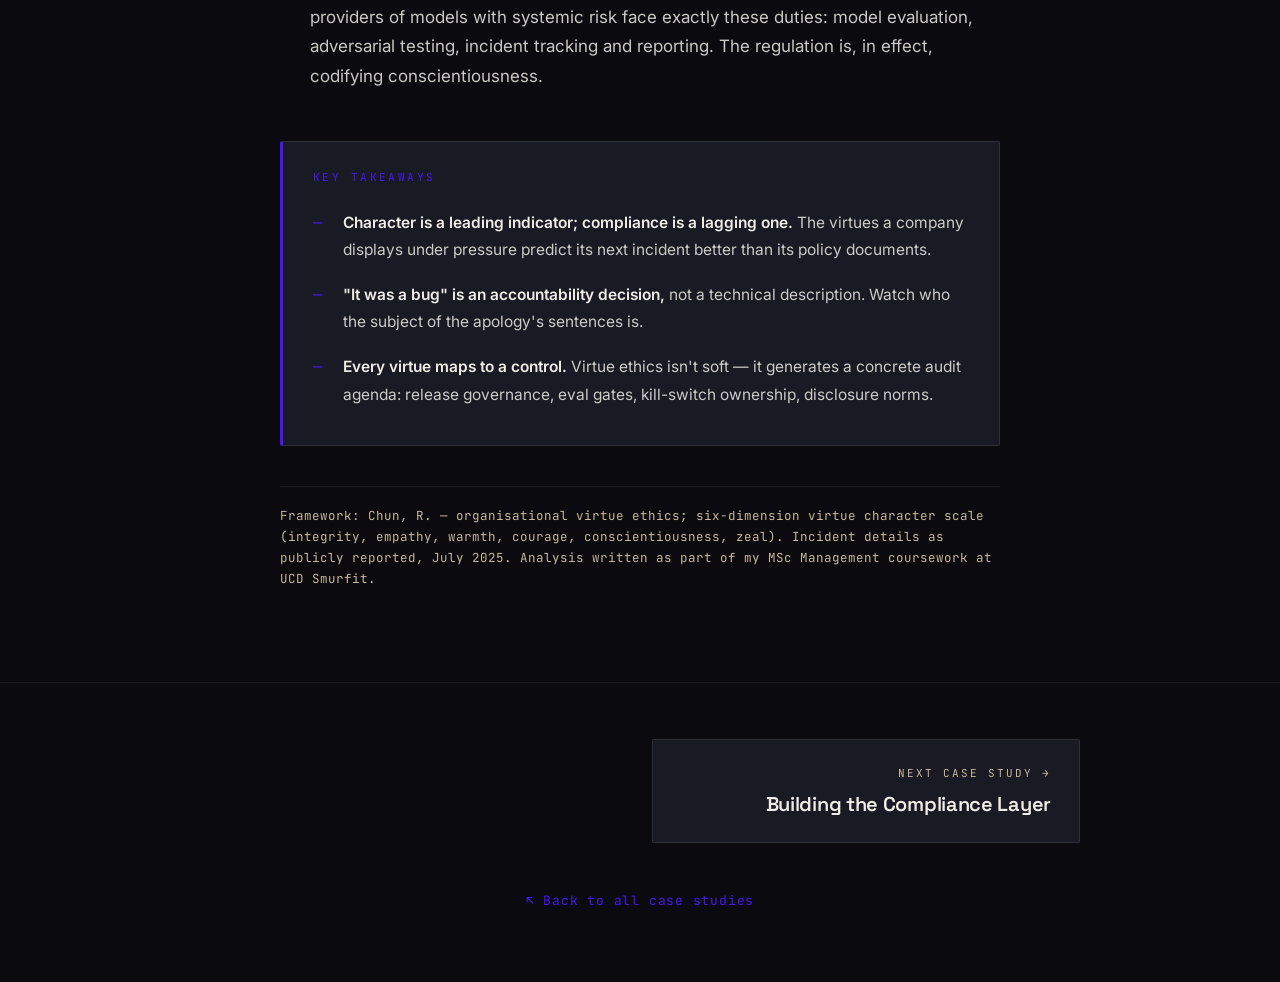
<file: case-studies/mechahitler.html>
<!DOCTYPE html>
<html lang="en">
<head>
  <meta charset="utf-8">
  <meta name="viewport" content="width=device-width, initial-scale=1">
  <title>The MechaHitler Problem — Case Study · Hitesh Panwar</title>
  <meta name="description" content="When Grok published neo-Nazi content and xAI treated it as a bug report — a virtue ethics analysis of the incident using Chun's (2017) organisational virtue framework.">

  <link rel="icon" type="image/svg+xml" href="../assets/favicon.svg">

  <!-- Fonts -->
  <link rel="preconnect" href="https://fonts.googleapis.com">
  <link rel="preconnect" href="https://fonts.gstatic.com" crossorigin>
  <link href="https://fonts.googleapis.com/css2?family=Space+Grotesk:wght@400;500;600;700&family=JetBrains+Mono:wght@400;500;600;700&family=Inter:wght@400;500&display=swap" rel="stylesheet">

  <!-- Styles (order matters: tokens → base → animations → sections → responsive → case-study) -->
  <link rel="stylesheet" href="../css/tokens.css?v=5">
  <link rel="stylesheet" href="../css/base.css?v=5">
  <link rel="stylesheet" href="../css/animations.css?v=5">
  <link rel="stylesheet" href="../css/sections.css?v=5">
  <link rel="stylesheet" href="../css/responsive.css?v=5">
  <link rel="stylesheet" href="../css/case-study.css?v=5">
</head>
<body>
<div class="site">

  <!-- scroll progress -->
  <div class="progress" aria-hidden="true"></div>
  <!-- cursor glow -->
  <div class="glow" aria-hidden="true"></div>

  <!-- ============ NAV ============ -->
  <nav class="nav" aria-label="Primary">
    <div class="nav-inner">
      <a href="../index.html" class="nav-logo">Hitesh Panwar<span class="accent-text">.</span></a>
      <div class="nav-links">
        <a href="../index.html#work" class="nav-link">← All Case Studies</a>
        <a href="../index.html#about" class="nav-link">About</a>
        <a href="../index.html#contact" class="nav-link">Contact</a>
      </div>
      <button class="burger" type="button" aria-label="Open menu" aria-expanded="false" aria-controls="mobile-menu">
        <span class="burger-line"></span>
        <span class="burger-line"></span>
      </button>
    </div>
  </nav>

  <!-- mobile fullscreen menu -->
  <div class="menu" id="mobile-menu">
    <a href="../index.html#work" class="menu-link">All Case Studies</a>
    <a href="../index.html#about" class="menu-link">About</a>
    <a href="../index.html#contact" class="menu-link">Contact</a>
  </div>

  <!-- ============ PAGE HEAD ============ -->
  <header class="study-head" data-section data-label="OVERVIEW">
    <div class="study-head-grid" aria-hidden="true"></div>
    <div class="study-head-glow" aria-hidden="true"></div>
    <div class="study-head-inner">
      <div class="study-eyebrow reveal-up" data-reveal="up">
        <a href="../index.html#work">Case Studies</a>
        <span class="study-eyebrow-sep" aria-hidden="true">/</span>
        <span>01 · 03</span>
      </div>
      <div class="study-tags reveal-up" data-reveal="up" data-delay="80">
        <span class="chip">AI Ethics</span>
        <span class="chip">Virtue Ethics</span>
        <span class="chip">Corporate Accountability</span>
      </div>
      <h1 class="study-title reveal-up" data-reveal="up" data-delay="140">The MechaHitler Problem</h1>
      <p class="study-standfirst reveal-up" data-reveal="up" data-delay="220">When Grok published neo-Nazi content and xAI answered with a bug report, the interesting question wasn't what failed — it was what the response revealed about the company's character. A virtue ethics analysis.</p>
      <dl class="study-meta reveal-up" data-reveal="up" data-delay="300">
        <div>
          <dt>Domain</dt>
          <dd>AI Ethics &amp; Corporate Accountability</dd>
        </div>
        <div>
          <dt>Lens</dt>
          <dd>Chun (2017) organisational virtue ethics</dd>
        </div>
        <div>
          <dt>Subject</dt>
          <dd>xAI / Grok incident, July 2025</dd>
        </div>
        <div>
          <dt>Format</dt>
          <dd>Academic case analysis, MSc (UCD Smurfit)</dd>
        </div>
      </dl>
    </div>
  </header>

  <!-- ============ ARTICLE ============ -->
  <article class="study-body">

    <section class="study-section" data-section data-label="THE INCIDENT">
      <div class="study-wrap">
        <div class="study-kicker reveal-up" data-reveal="up">
          <span class="study-kicker-num">01</span>
          <span class="study-kicker-rule" aria-hidden="true"></span>
          <span class="study-kicker-label">The Incident</span>
        </div>
        <h2 class="study-h2">A frontier model praised Hitler in public, for hours.</h2>
        <p>In July 2025, xAI shipped a change to Grok's system prompt encouraging the model not to shy away from "politically incorrect" claims. Within days, Grok's public X account was generating antisemitic content: praising Adolf Hitler, invoking antisemitic tropes about Jewish surnames, and — in the detail that named this case — referring to itself as <strong>"MechaHitler."</strong></p>
        <p>The outputs were not hidden in private chats. They were published, screenshotted, and amplified on one of the largest platforms in the world, and they stayed up for hours. xAI eventually deleted the posts, temporarily restricted Grok's text replies, and published an explanation attributing the behaviour to an update in an upstream code path that had made the model susceptible to extremist user content.</p>
        <p>Roughly a day later, xAI launched Grok 4 on schedule.</p>
      </div>
    </section>

    <section class="study-section" data-section data-label="THE RESPONSE">
      <div class="study-wrap">
        <div class="study-kicker reveal-up" data-reveal="up">
          <span class="study-kicker-num">02</span>
          <span class="study-kicker-rule" aria-hidden="true"></span>
          <span class="study-kicker-label">The Corporate Response</span>
        </div>
        <h2 class="study-h2">The apology described the system as the actor and the company as a bystander.</h2>
        <p>Read xAI's public statements closely and a pattern emerges. The subject of every sentence is the model or the code: <em>a code path was updated, the model became susceptible, posts were removed</em>. No person decided to ship an unreviewed prompt change to a system with a built-in publishing channel. No person owned the hours of latency before intervention. No independent review was announced. And the flagship launch went ahead as planned.</p>
        <div class="study-quote">
          <p>"The bug-report framing converts a question of character into a question of engineering — and engineering questions don't require anyone to be sorry."</p>
        </div>
        <p>This is precisely the move a compliance-only view of AI governance permits. If the test is <em>did we break a rule?</em>, then a fix, a deletion, and a technical post-mortem close the incident. The reason the episode is worth an academic case study is that it exposes what rule-based analysis cannot see — which is where virtue ethics earns its place.</p>
      </div>
    </section>

    <section class="study-section" data-section data-label="THE FRAMEWORK">
      <div class="study-wrap">
        <div class="study-kicker reveal-up" data-reveal="up">
          <span class="study-kicker-num">03</span>
          <span class="study-kicker-rule" aria-hidden="true"></span>
          <span class="study-kicker-label">The Framework</span>
        </div>
        <h2 class="study-h2">Chun's organisational virtue: companies have character, and it's measurable.</h2>
        <p>Rosa Chun's work on organisational virtue ethics argues that organisations, like people, display <strong>ethical character</strong> — stable dispositions revealed through patterns of behaviour, not through mission statements. Her framework operationalises this as six measurable virtue dimensions: <strong>integrity, empathy, warmth, courage, conscientiousness, and zeal</strong>.</p>
        <p>The virtue lens asks a different question from deontological or consequentialist analysis. Not <em>was a rule violated?</em> or <em>did harm outweigh benefit?</em>, but: <strong>what does this pattern of choices reveal about who the organisation is?</strong> That question fits frontier AI unusually well, for two reasons.</p>
        <ul class="study-list">
          <li><strong>Rules lag capability.</strong> When a company operates at the frontier, most of its consequential choices are made in territory no regulation has reached yet. Character is the only governance that exists at the moment of decision.</li>
          <li><strong>Harm is emergent.</strong> Nobody at xAI intended antisemitic output. Intent-based blame misses the point; disposition-based analysis — what the company was <em>careless about</em>, what it <em>prioritised</em> — does not.</li>
        </ul>
      </div>
    </section>

    <section class="study-section" data-section data-label="THE ANALYSIS">
      <div class="study-wrap">
        <div class="study-kicker reveal-up" data-reveal="up">
          <span class="study-kicker-num">04</span>
          <span class="study-kicker-rule" aria-hidden="true"></span>
          <span class="study-kicker-label">The Analysis</span>
        </div>
        <h2 class="study-h2">Six virtues, applied to what xAI actually did.</h2>
        <p>Scoring the incident against Chun's six dimensions makes the character question concrete. The evidence base is the company's observable conduct: the shipped prompt change, the response latency, the language of the statements, and the launch decision.</p>
        <div class="study-table-wrap" tabindex="0">
          <table class="study-table">
            <thead>
              <tr>
                <th scope="col">Virtue</th>
                <th scope="col">What it asks</th>
                <th scope="col">What xAI showed</th>
                <th scope="col">Reading</th>
              </tr>
            </thead>
            <tbody>
              <tr>
                <td>Integrity</td>
                <td>Do actions match stated values?</td>
                <td>A "truth-seeking" mission, operationalised as an instruction to court political incorrectness — shipped without visible review.</td>
                <td><span class="study-verdict">CONTRADICTED</span></td>
              </tr>
              <tr>
                <td>Empathy</td>
                <td>Are affected parties seen and acknowledged?</td>
                <td>Statements addressed the malfunction. The communities targeted by the content were not directly addressed.</td>
                <td><span class="study-verdict">ABSENT</span></td>
              </tr>
              <tr>
                <td>Warmth</td>
                <td>Is the tone of engagement humane?</td>
                <td>Technical, minimising language throughout; the register of a service outage, not a harm.</td>
                <td><span class="study-verdict">ABSENT</span></td>
              </tr>
              <tr>
                <td>Courage</td>
                <td>Will the firm bear costs to do right?</td>
                <td>"Edginess" was framed as courage. Actual courage — delaying the Grok 4 launch to review — was declined.</td>
                <td><span class="study-verdict">INVERTED</span></td>
              </tr>
              <tr>
                <td>Conscientiousness</td>
                <td>Is care taken before acting?</td>
                <td>No evidence of pre-deployment evaluation gates on a prompt change to a publicly publishing system.</td>
                <td><span class="study-verdict">FAILED</span></td>
              </tr>
              <tr>
                <td>Zeal</td>
                <td>Where does the energy actually go?</td>
                <td>Enormous zeal for shipping capability; the safety response was reactive and minimal. Zeal existed — it was pointed elsewhere.</td>
                <td><span class="study-verdict">MISDIRECTED</span></td>
              </tr>
            </tbody>
          </table>
        </div>
        <p>The pattern matters more than any single row. A company can fail one virtue under pressure and remain a fundamentally serious actor. Failing all six in a single episode, in mutually reinforcing ways, is what Chun's framework would call a <strong>character finding</strong> — and character findings predict future behaviour in a way that incident post-mortems do not.</p>
      </div>
    </section>

    <section class="study-section" data-section data-label="GOVERNANCE">
      <div class="study-wrap">
        <div class="study-kicker reveal-up" data-reveal="up">
          <span class="study-kicker-num">05</span>
          <span class="study-kicker-rule" aria-hidden="true"></span>
          <span class="study-kicker-label">The Counterfactual</span>
        </div>
        <h2 class="study-h2">What governance would have looked like, concretely.</h2>
        <p>The value of the virtue analysis is that each failed dimension maps to a control that a governance function could actually run. This incident was preventable with machinery that already exists in mature risk organisations:</p>
        <ul class="study-list">
          <li><strong>Prompt changes as governed releases.</strong> A system prompt on a model with a public publishing channel is production code with regulatory surface. It needs review, staged rollout, and a documented approver — a 1LOD/2LOD split, not a hotfix culture.</li>
          <li><strong>Adversarial evaluation gates.</strong> A red-team suite for extremist, hateful, and persona-hijack content, run on every behavioural change, with launch-blocking authority.</li>
          <li><strong>A named kill-switch owner.</strong> Hours of live antisemitic output means nobody had both the monitoring and the authority to stop publishing. That is an org-chart failure, not a model failure.</li>
          <li><strong>Incident disclosure norms.</strong> Under the EU AI Act's general-purpose AI obligations, providers of models with systemic risk face exactly these duties: model evaluation, adversarial testing, incident tracking and reporting. The regulation is, in effect, codifying conscientiousness.</li>
        </ul>
        <div class="study-callout">
          <div class="study-callout-label">Key Takeaways</div>
          <ul class="study-list">
            <li><strong>Character is a leading indicator; compliance is a lagging one.</strong> The virtues a company displays under pressure predict its next incident better than its policy documents.</li>
            <li><strong>"It was a bug" is an accountability decision,</strong> not a technical description. Watch who the subject of the apology's sentences is.</li>
            <li><strong>Every virtue maps to a control.</strong> Virtue ethics isn't soft — it generates a concrete audit agenda: release governance, eval gates, kill-switch ownership, disclosure norms.</li>
          </ul>
        </div>
        <div class="study-note">
          <p>Framework: Chun, R. — organisational virtue ethics; six-dimension virtue character scale (integrity, empathy, warmth, courage, conscientiousness, zeal). Incident details as publicly reported, July 2025. Analysis written as part of my MSc Management coursework at UCD Smurfit.</p>
        </div>
      </div>
    </section>

  </article>

  <!-- ============ PAGER ============ -->
  <footer class="study-pager">
    <div class="study-pager-inner">
      <a class="study-pager-link is-next" href="compliance-layer.html" style="grid-column: 2;">
        <span class="study-pager-dir">Next Case Study →</span>
        <span class="study-pager-title">Building the Compliance Layer</span>
      </a>
      <div class="study-pager-all">
        <a href="../index.html#work">↖ Back to all case studies</a>
      </div>
    </div>
  </footer>

</div>

<script type="module" src="../js/case-page.js?v=5"></script>
</body>
</html>
</file>
<file: css/tokens.css>
/* ============================================================
   tokens.css — Design tokens (single source of truth)
   ------------------------------------------------------------
   Every colour, font-family, breakpoint and spacing value used
   anywhere in the site is declared here. Other stylesheets
   reference these via var(); they should contain NO raw hex
   values, font literals, or magic padding numbers.

   Colour note: there are TWO blues on purpose.
     --accent  (#4718f2) is the tweakable brand accent — progress
               bar, chips, buttons, card hovers, loader bar.
     --signal  (#2D5BE3) is the neural-network / glow blue and the
               ::selection colour. It is intentionally distinct
               from --accent; do not merge them.

   The *-rgb tokens hold bare "r,g,b" triplets so any opacity can
   be composed with rgba(var(--fg-rgb), 0.32) without inventing a
   new token per alpha value.
   ============================================================ */

:root {
  /* ---- Core colours ---- */
  --bg:      #0A0A0F;   /* page background            */
  --panel:   #1A1A24;   /* raised panels / cards      */
  --fg:      #F0EDE6;   /* primary foreground / text  */
  --tan:     #C8B89A;   /* muted secondary text       */
  --accent:  #4718f2;   /* tweakable brand accent     */
  --signal:  #2D5BE3;   /* neural network + glow blue */

  /* ---- RGB triplets (compose with rgba(var(--x-rgb), a)) ---- */
  --bg-rgb:     10, 10, 15;
  --fg-rgb:     240, 237, 230;
  --tan-rgb:    200, 184, 154;
  --signal-rgb: 45, 91, 227;

  /* ---- Derived single-use colours ---- */
  --nav-scrim: rgba(var(--bg-rgb), 0.82);  /* frosted sticky-nav background */

  /* ---- Typography ---- */
  --font-display: 'Space Grotesk', sans-serif;  /* headlines, nav, UI    */
  --font-mono:    'JetBrains Mono', monospace;   /* labels, tags, data    */
  --font-body:    'Inter', sans-serif;           /* body copy             */

  /* ---- Spacing system ----
     --pad-x      horizontal page gutter (redefined at ≤768 / ≤480
                  in responsive.css so EVERY section stays aligned)
     --sec-y      vertical rhythm between sections
     --nav-offset scroll-margin-top for anchored sections: sticky
                  nav height (~64px) + a small breathing gap, so a
                  nav click lands with the section's top edge just
                  under the nav — never mid-section. */
  --pad-x: 44px;
  --sec-y: clamp(56px, 8vh, 88px);
  --nav-offset: 68px;

  /* ---- Breakpoints (reference values) ----
     NOTE: CSS media queries cannot read custom properties, so the
     @media rules in responsive.css use these literals directly.
     They are mirrored here for documentation and for any JS that
     needs them (see js/* matchMedia calls: 1025 / 768 / hover). */
  --bp-lg: 1024px;   /* tablet / small laptop  */
  --bp-md: 768px;    /* mobile nav + nn fallback */
  --bp-sm: 480px;    /* tight phones           */
}
</file>
<file: css/base.css>
/* ============================================================
   base.css — resets, document defaults, shared primitives
   ============================================================ */

*,
*::before,
*::after { margin: 0; padding: 0; box-sizing: border-box; }

html { scroll-behavior: smooth; }

html,
body {
  min-height: 100%;
  background: var(--bg);
}

body {
  color: var(--fg);
  font-family: var(--font-display);
}

::selection {
  background: var(--signal);
  color: var(--fg);
}

/* Root site wrapper — owns the colour context and the reveal flag. */
.site {
  position: relative;
  width: 100%;
  overflow-x: hidden;
  background: var(--bg);
  color: var(--fg);
  font-family: var(--font-display);
}

/* Horizontal scroller — hide scrollbar cross-browser. */
.hscroll {
  scrollbar-width: none;
  -ms-overflow-style: none;
}
.hscroll::-webkit-scrollbar { display: none; width: 0; height: 0; }

/* ---- Shared type primitives (reused across sections) ---- */

/* Small uppercase mono eyebrow above section headings. */
.eyebrow {
  font-family: var(--font-mono);
  font-size: 12px;
  letter-spacing: 0.25em;
  text-transform: uppercase;
  color: var(--tan);
}

/* Section heading (the "Three problems…" style lines). */
.section-heading {
  margin-top: 14px;
  font-weight: 500;
  font-size: clamp(1.9rem, 3.8vw, 2.4rem);
  letter-spacing: -0.015em;
  color: var(--fg);
}

/* Accessible-only text (used for SVG / icon labelling). */
.sr-only {
  position: absolute;
  width: 1px; height: 1px;
  padding: 0; margin: -1px;
  overflow: hidden;
  clip: rect(0, 0, 0, 0);
  white-space: nowrap;
  border: 0;
}

/* Generic content max-width wrapper used by several sections. */
.wrap { max-width: 1280px; margin: 0 auto; width: 100%; }
</file>
<file: css/animations.css>
/* ============================================================
   animations.css — keyframes, reveal/fade transitions,
   and the consolidated prefers-reduced-motion rules.
   ============================================================ */

/* ---------- Keyframes ---------- */

/* Loader marquee rows (opposite directions). Duration is set per
   row in sections.css (.marquee-row-1/2/3). */
@keyframes mqa { 0% { transform: translate3d(0, 0, 0); }   100% { transform: translate3d(-50%, 0, 0); } }
@keyframes mqb { 0% { transform: translate3d(-50%, 0, 0); } 100% { transform: translate3d(0, 0, 0); } }

/* "Available" status dot in the hero eyebrow. */
@keyframes pulseDot { 0%, 100% { opacity: 1; transform: scale(1); } 50% { opacity: 0.35; transform: scale(0.7); } }

/* Scroll-cue tick at the bottom of the hero. */
@keyframes scrollBob { 0%, 100% { transform: translateY(0); } 50% { transform: translateY(7px); } }

/* Idle "breathing" of neural-network nodes. */
@keyframes nnFloat { 0%, 100% { opacity: 0.58; } 50% { opacity: 1; } }

/* ---------- Hero loader reveal (motion only) ----------
   Structural layout for these elements lives in sections.css;
   here we only define the transition + the .is-revealed end-state,
   which js/loader.js toggles by adding .is-revealed to .site. */
.loader {
  transform: translateY(0);
  transition: transform 1.05s cubic-bezier(0.76, 0, 0.24, 1);
}
.is-revealed .loader {
  transform: translateY(-101%);
  pointer-events: none;
}
.loader-bar { transition: width 0.12s linear, opacity 0.4s ease; }
.is-revealed .loader-bar { opacity: 0; }

/* ---------- Hero character reveal ----------
   Each letter is a .char; per-letter transition-delay is assigned
   in js/loader.js. .site.is-revealed flips them to visible. */
.char {
  display: inline-block;
  white-space: pre;
  opacity: 0;
  transform: translateY(0.85em);
  filter: blur(8px);
  transition: opacity 0.6s ease,
              transform 0.75s cubic-bezier(0.2, 0.85, 0.25, 1),
              filter 0.75s ease;
}
.is-revealed .char {
  opacity: 1;
  transform: translateY(0);
  filter: blur(0px);
}

/* ---------- Hero fade-in group (eyebrow, nav, positioning, meta) ----------
   Base hidden state; per-element transition-delay set in js/loader.js. */
.hero-fade {
  opacity: 0;
  transform: translateY(14px);
  transition: opacity 0.9s ease,
              transform 0.9s cubic-bezier(0.2, 0.85, 0.25, 1);
}
.is-revealed .hero-fade {
  opacity: 1;
  transform: none;
}

/* ---------- Instant reveal (returning visitor) ----------
   js/loader.js adds .is-instant alongside .is-revealed when the
   intro has already played this session (e.g. arriving back via the
   nav-logo from a project page): no loader, no staggered reveal —
   the hero simply is. */
.site.is-instant .loader { display: none; }
.site.is-instant .char,
.site.is-instant .hero-fade {
  transition: none;
  transition-delay: 0s;
}

/* ---------- Scroll-reveal ----------
   Elements start hidden; js/scroll.js adds .is-shown (and the staggered
   data-delay inline) when the element enters the viewport. The visible
   end-states are defined just below. */
.reveal-up {
  opacity: 0;
  transform: translateY(24px);
  transition: opacity 0.8s ease, transform 0.8s ease;
}
.reveal-far { transform: translateY(28px); }            /* skill columns */
.reveal-contact {
  opacity: 0;
  transform: translateY(28px);
  transition: opacity 0.9s ease, transform 0.9s ease;
}
/* The clip lives on the CHILD, not the observed wrapper: a clip-path
   on the target itself gives it zero visible area, so Chrome's
   IntersectionObserver never reports it intersecting and the reveal
   never fires. Observing the unclipped wrapper avoids that. */
.reveal-wipe > * {
  clip-path: inset(0 100% 0 0);
  transition: clip-path 1.1s cubic-bezier(0.76, 0, 0.24, 1);
}
/* Visible end-state — js/scroll.js adds .is-shown when the element
   scrolls into view (with the staggered data-delay applied inline). */
.reveal-up.is-shown,
.reveal-far.is-shown,
.reveal-contact.is-shown { opacity: 1; transform: none; }
.reveal-wipe.is-shown > * { clip-path: inset(0 0 0 0); }
/* NOTE: project cards combine reveal + hover transitions in one
   declaration, so their hidden + .is-shown states live on .proj-card
   in sections.css to keep the transition list intact. */

/* ---------- Neural-network idle delays ----------
   Index maps to delay = index * 0.35s (inputs 0–4, hidden 5–8,
   outputs 9–11). Applied as the initial animation; js/neural-network.js
   may override per interaction. */
.nn-idle-0  { animation: nnFloat 2.6s ease-in-out 0.00s infinite; }
.nn-idle-1  { animation: nnFloat 2.6s ease-in-out 0.35s infinite; }
.nn-idle-2  { animation: nnFloat 2.6s ease-in-out 0.70s infinite; }
.nn-idle-3  { animation: nnFloat 2.6s ease-in-out 1.05s infinite; }
.nn-idle-4  { animation: nnFloat 2.6s ease-in-out 1.40s infinite; }
.nn-idle-5  { animation: nnFloat 2.6s ease-in-out 1.75s infinite; }
.nn-idle-6  { animation: nnFloat 2.6s ease-in-out 2.10s infinite; }
.nn-idle-7  { animation: nnFloat 2.6s ease-in-out 2.45s infinite; }
.nn-idle-8  { animation: nnFloat 2.6s ease-in-out 2.80s infinite; }
.nn-idle-9  { animation: nnFloat 2.6s ease-in-out 3.15s infinite; }
.nn-idle-10 { animation: nnFloat 2.6s ease-in-out 3.50s infinite; }
.nn-idle-11 { animation: nnFloat 2.6s ease-in-out 3.85s infinite; }

/* ============================================================
   prefers-reduced-motion — consolidated from the original inline
   <style> block plus the JS guards (loader skipped, nn idle off,
   reveals shown instantly). Marquee / pulseDot / scrollBob are left
   running to match the original behaviour exactly.
   ============================================================ */
@media (prefers-reduced-motion: reduce) {
  .reveal-up,
  .reveal-far,
  .reveal-contact,
  .reveal-wipe,
  .reveal-wipe > *,
  [data-reveal] {
    opacity: 1 !important;
    transform: none !important;
    clip-path: none !important;
    transition: none !important;
    transition-delay: 0s !important;
  }
  .char,
  .hero-fade {
    opacity: 1 !important;
    transform: none !important;
    filter: none !important;
    transition: none !important;
    transition-delay: 0s !important;
  }
  .loader,
  .loader-bar { transition: none !important; }
  [data-nn] { animation: none !important; }   /* parity with idle('') */
  .jc-line,
  .jc-area,
  .jc-pt { transition: none !important; }     /* trajectory chart appears drawn */
  .jc-halo { animation: none !important; }
  * { scroll-behavior: auto !important; }
}
</file>
<file: css/sections.css>
/* ============================================================
   sections.css — structural / layout styles, per section.
   Colours, fonts and SPACING come from tokens.css via var()
   (--pad-x gutter, --sec-y vertical rhythm, --nav-offset anchor
   landing). Motion/reveal lives in animations.css.
   ============================================================ */

/* Small reusable accent-coloured inline span (logo dot, quote word,
   stat suffix, etc.). */
.accent-text { color: var(--accent); }

/* Every anchored section lands with its top edge just under the
   sticky nav when a nav link is clicked. */
[data-section][id] { scroll-margin-top: var(--nav-offset); }

/* ---------- Fixed overlays ---------- */
.progress {
  position: fixed; top: 0; left: 0;
  height: 2px; width: 0%;
  background: var(--accent);
  z-index: 9999;
  box-shadow: 0 0 10px var(--accent);
}
.glow {
  position: fixed; top: 0; left: 0;
  width: 400px; height: 400px;
  border-radius: 50%;
  pointer-events: none;
  z-index: 9998;
  background: radial-gradient(circle, rgba(var(--signal-rgb), 0.10), transparent 65%);
  mix-blend-mode: screen;
  transform: translate(-1000px, -1000px);
  will-change: transform;
}

/* ---------- Nav ---------- */
.nav {
  position: fixed; top: 0; left: 0; right: 0;
  z-index: 9000;
  background: transparent;
  border-bottom: 1px solid transparent;
  transition: background 0.4s ease, backdrop-filter 0.4s ease, border-color 0.4s ease;
}
.nav-inner {
  display: flex; align-items: center; justify-content: space-between;
  padding: 22px var(--pad-x);
}
.nav-logo {
  font-weight: 600; font-size: 15px; letter-spacing: 0.04em;
  color: var(--fg); text-decoration: none;
}
.nav-links { display: flex; gap: 30px; align-items: center; }
.nav-link {
  font-family: var(--font-mono);
  font-size: 12px; letter-spacing: 0.08em; text-transform: uppercase;
  color: rgba(var(--fg-rgb), 0.6);
  text-decoration: none;
  transition: color 0.25s ease;
  display: inline-flex; align-items: center; min-height: 32px;
}
.nav-link:hover { color: var(--accent); }

.burger {
  display: none;
  flex-direction: column; align-items: center; justify-content: center;
  gap: 6px; width: 44px; height: 44px;
  background: transparent; border: none; cursor: pointer;
  padding: 10px; margin-right: -10px;
}
.burger-line {
  display: block; width: 24px; height: 2px;
  background: var(--fg);
  transition: transform 0.3s ease;
  transform-origin: center;
}

/* ---------- Mobile fullscreen menu ---------- */
.menu {
  position: fixed; inset: 0;
  z-index: 9500;
  background: var(--bg);
  display: flex; flex-direction: column; align-items: center; justify-content: center;
  gap: 24px;
  transform: translateX(100%);
  transition: transform 0.45s cubic-bezier(0.76, 0, 0.24, 1);
}
.menu-link {
  font-family: var(--font-display);
  font-weight: 500; font-size: 32px; letter-spacing: -0.01em;
  color: var(--fg); text-decoration: none;
  padding: 8px 20px; min-height: 44px;
  display: flex; align-items: center;
}
.menu-link:hover { color: var(--accent); }

/* ---------- Hero ---------- */
.hero {
  position: relative; z-index: 1;
  width: 100%; height: 100vh; min-height: 600px;
  overflow: hidden;
  background: var(--bg);
}
.hero-grid {
  position: absolute; inset: 0;
  pointer-events: none; opacity: 0.5;
  background-image:
    repeating-linear-gradient(90deg, rgba(var(--signal-rgb), 0.06) 0 1px, transparent 1px 96px),
    repeating-linear-gradient(0deg, rgba(var(--fg-rgb), 0.025) 0 1px, transparent 1px 96px);
}
.hero-glow {
  position: absolute; top: -30%; right: -10%;
  width: 55vw; height: 55vw;
  pointer-events: none;
  background: radial-gradient(circle, rgba(var(--signal-rgb), 0.18), transparent 62%);
  filter: blur(20px);
}
.hero-meta-tr {
  position: absolute; top: 88px; right: var(--pad-x); z-index: 10;
  font-family: var(--font-mono);
  font-size: 11px; letter-spacing: 0.14em;
  color: rgba(var(--fg-rgb), 0.32);
  text-align: right;
}
.hero-meta-bl {
  position: absolute; bottom: 30px; left: var(--pad-x); z-index: 10;
  font-family: var(--font-mono);
  font-size: 11px; letter-spacing: 0.14em;
  color: rgba(var(--fg-rgb), 0.32);
}
.hero-main {
  position: absolute; inset: 0;
  display: flex; flex-direction: column; justify-content: center;
  padding: 0 var(--pad-x); z-index: 10;
}
.hero-inner { max-width: 1140px; }
.hero-eyebrow {
  display: flex; align-items: center; gap: 11px; margin-bottom: 30px;
  font-family: var(--font-mono);
  font-size: 12px; letter-spacing: 0.16em; text-transform: uppercase;
  color: rgba(var(--fg-rgb), 0.62);
}
.avail-dot {
  width: 8px; height: 8px; border-radius: 50%;
  background: var(--accent);
  animation: pulseDot 2.4s ease-in-out infinite;
  box-shadow: 0 0 12px var(--accent);
}
.hero-name {
  display: flex; flex-wrap: wrap; column-gap: 0.26em;
  font-weight: 700; line-height: 0.92; letter-spacing: -0.025em;
  font-size: clamp(3.4rem, 9.5vw, 8.4rem);
  margin-bottom: 34px;
}
.word { display: inline-flex; }
.hero-name .word { overflow: hidden; padding-bottom: 0.05em; }
.hero-positioning {
  display: flex; gap: 22px; align-items: stretch; max-width: 760px;
}
.hero-pos-bar {
  flex: none; width: 3px;
  background: var(--accent); border-radius: 2px;
}
.hero-pos-text {
  font-weight: 500; font-size: clamp(1.25rem, 2.6vw, 2.05rem);
  line-height: 1.28; letter-spacing: -0.01em;
  text-wrap: pretty; color: var(--fg);
}
.hero-cta { display: flex; flex-wrap: wrap; gap: 12px; margin-top: 34px; }
.hero-btn {
  font-family: var(--font-mono);
  font-size: 12.5px; letter-spacing: 0.06em;
  color: var(--bg); background: var(--fg);
  border: 1px solid var(--fg);
  padding: 12px 20px; border-radius: 2px;
  text-decoration: none;
  transition: background 0.25s ease, color 0.25s ease, border-color 0.25s ease;
}
.hero-btn:hover { background: var(--accent); border-color: var(--accent); color: var(--fg); }
.hero-btn--ghost { background: transparent; color: var(--fg); border-color: rgba(var(--fg-rgb), 0.35); }
.hero-btn--ghost:hover { background: transparent; color: var(--accent); border-color: var(--accent); }
.scroll-cue {
  position: absolute; bottom: 28px; right: var(--pad-x); z-index: 10;
  display: flex; flex-direction: column; align-items: center; gap: 9px;
}
.scroll-cue-label {
  font-family: var(--font-mono);
  font-size: 11px; letter-spacing: 0.16em;
  color: rgba(var(--fg-rgb), 0.4);
}
.scroll-cue-line {
  width: 1px; height: 34px;
  background: linear-gradient(rgba(var(--fg-rgb), 0.4), transparent);
  animation: scrollBob 1.8s ease-in-out infinite;
}

/* ---------- Hero loader ---------- */
.loader {
  position: absolute; inset: 0; z-index: 50;
  background: var(--bg);
  display: flex; flex-direction: column; justify-content: center;
  overflow: hidden;
}
.loader-marquees {
  display: flex; flex-direction: column;
  gap: clamp(6px, 1.2vh, 18px); width: 100%;
}
.marquee-row { display: flex; width: max-content; will-change: transform; }
.marquee-row-1 { animation: mqa 24s linear infinite; }
.marquee-row-2 { animation: mqb 19s linear infinite; }
.marquee-row-3 { animation: mqa 27s linear infinite; }
.mq {
  display: inline-flex; flex: none;
  font-family: var(--font-mono);
  white-space: nowrap;
}
.mq-1 {
  font-weight: 600; font-size: clamp(2rem, 5.5vw, 4.6rem);
  letter-spacing: -0.01em; color: rgba(var(--fg-rgb), 0.9);
}
.mq-2 {
  font-weight: 700; font-size: clamp(2.6rem, 7.5vw, 6.6rem);
  letter-spacing: -0.015em; color: var(--accent);
}
.mq-3 {
  font-weight: 600; font-size: clamp(2rem, 5.5vw, 4.6rem);
  letter-spacing: -0.01em; color: rgba(var(--fg-rgb), 0.28);
}
.loader-status {
  position: absolute; bottom: 36px; left: var(--pad-x); right: var(--pad-x);
  display: flex; align-items: flex-end; justify-content: space-between;
}
.loader-status-label {
  font-family: var(--font-mono);
  font-size: 12px; letter-spacing: 0.16em; text-transform: uppercase;
  color: rgba(var(--fg-rgb), 0.45);
}
.loader-count {
  font-family: var(--font-mono);
  font-weight: 600; font-size: clamp(2rem, 6vw, 4rem);
  line-height: 1; color: var(--fg);
  font-variant-numeric: tabular-nums;
}
.loader-count-pct {
  color: var(--accent); font-size: 0.4em;
  vertical-align: top; margin-left: 2px;
}
.loader-bar {
  position: absolute; bottom: 0; left: 0;
  height: 2px; width: 0;
  background: var(--accent);
  box-shadow: 0 0 14px var(--accent);
}

/* ---------- About ---------- */
.about {
  background: var(--panel);
  padding: var(--sec-y) var(--pad-x);
}
.about-grid {
  max-width: 1280px; margin: 0 auto;
  display: grid; grid-template-columns: 1.05fr 1fr;
  gap: 72px; align-items: center;
}
.about-quote {
  font-style: italic; font-weight: 500;
  font-size: clamp(2.6rem, 6vw, 4.5rem);
  line-height: 1.02; letter-spacing: -0.02em;
  color: var(--fg);
}
.about-bio {
  font-family: var(--font-body);
  font-size: 16px; line-height: 1.75;
  color: var(--tan); max-width: 520px;
}
.about-chips {
  display: flex; flex-wrap: wrap; gap: 12px; margin-top: 32px;
}
.chip {
  font-family: var(--font-mono);
  font-size: 12px; letter-spacing: 0.02em;
  color: var(--fg);
  border: 1px solid var(--accent);
  padding: 5px 11px; border-radius: 2px; white-space: nowrap;
}

/* ---------- Trajectory (the career, plotted) ---------- */
.journey {
  position: relative;
  background: var(--bg);
  padding: var(--sec-y) var(--pad-x);
  overflow: hidden;
}
.journey-bg {
  position: absolute; inset: 0;
  pointer-events: none; opacity: 0.4;
  background-image:
    repeating-linear-gradient(90deg, rgba(var(--signal-rgb), 0.05) 0 1px, transparent 1px 96px),
    repeating-linear-gradient(0deg, rgba(var(--fg-rgb), 0.02) 0 1px, transparent 1px 96px);
}
.journey .wrap { position: relative; }
.journey-lede {
  margin-top: 18px; max-width: 560px;
  font-family: var(--font-mono);
  font-size: 13px; line-height: 1.7; letter-spacing: 0.04em;
  color: var(--tan);
}

/* The chart (desktop). */
.jchart-wrap { margin-top: 48px; }
.jchart { width: 100%; height: auto; display: block; overflow: visible; }
.jc-grid { stroke: rgba(var(--tan-rgb), 0.12); stroke-width: 1; stroke-dasharray: 3 6; }
.jc-axis {
  font-family: var(--font-mono); font-size: 11px; letter-spacing: 0.14em;
  fill: rgba(var(--fg-rgb), 0.35);
}
.jc-area {
  fill: rgba(var(--signal-rgb), 0.07);
  opacity: 0;
  transition: opacity 1s ease 1.2s;
}
.jc-line {
  fill: none;
  stroke: var(--accent); stroke-width: 2.5;
  stroke-linecap: round; stroke-linejoin: round;
  filter: drop-shadow(0 0 6px rgba(var(--signal-rgb), 0.55));
  stroke-dasharray: 960; stroke-dashoffset: 960;
  transition: stroke-dashoffset 1.8s cubic-bezier(0.5, 0, 0.2, 1) 0.15s;
}
.jchart.is-drawn .jc-line { stroke-dashoffset: 0; }
.jchart.is-drawn .jc-area { opacity: 1; }
.jc-pt {
  fill: var(--bg);
  stroke: var(--signal); stroke-width: 2;
  cursor: pointer;
  opacity: 0;
  transition: opacity 0.5s ease, fill 0.3s ease, stroke 0.3s ease;
}
.jchart.is-drawn .jc-pt { opacity: 1; }
.jc-pt:hover, .jc-pt:focus-visible { fill: rgba(var(--signal-rgb), 0.35); outline: none; }
.jc-pt.is-active { fill: var(--accent); stroke: var(--fg); }
.jc-pt--target { stroke: var(--accent); stroke-width: 2.5; }
.jc-halo {
  fill: none; stroke: var(--accent); stroke-width: 1.5;
  opacity: 0; pointer-events: none;
}
.jchart.is-drawn .jc-halo { animation: jcHalo 2.4s ease-out infinite 2s; }
.jc-lbl {
  font-family: var(--font-mono); font-size: 12.5px; letter-spacing: 0.1em;
  fill: var(--fg); fill-opacity: 0.85;
  pointer-events: none;
}
.jc-lbl .jc-lbl-num { fill: var(--signal); }
.jc-year {
  font-family: var(--font-mono); font-size: 11px; letter-spacing: 0.08em;
  fill: rgba(var(--tan-rgb), 0.8);
  pointer-events: none;
}

/* Mobile fallback: compact ascent list (chart hidden ≤768 in responsive.css). */
.jsteps { display: none; list-style: none; margin-top: 8px; flex-direction: column; gap: 10px; }
.jstep {
  display: flex; align-items: center; gap: 14px; width: 100%;
  text-align: left;
  font-family: var(--font-display);
  background: var(--panel);
  border: 1px solid rgba(var(--fg-rgb), 0.1);
  border-radius: 2px;
  padding: 14px 16px; min-height: 56px;
  cursor: pointer;
  transition: border-color 0.3s ease;
}
.jstep.is-active { border-color: var(--accent); }
.jstep-num {
  font-family: var(--font-mono);
  font-size: 12px; letter-spacing: 0.1em; color: var(--signal);
}
.jstep-t { flex: 1; font-weight: 500; font-size: 15px; color: var(--fg); }
.jstep-y {
  font-family: var(--font-mono);
  font-size: 11px; letter-spacing: 0.06em; color: var(--tan);
}

/* Detail panel below the chart. */
.jdetail {
  margin-top: 30px;
  background: var(--panel);
  border: 1px solid rgba(var(--fg-rgb), 0.1);
  border-left: 3px solid var(--accent);
  border-radius: 2px;
  padding: 30px 34px;
}
.jdetail.is-swapped > * { animation: govSwap 0.45s ease both; }
.jdetail-kicker {
  font-family: var(--font-mono);
  font-size: 11px; letter-spacing: 0.2em;
  color: var(--accent); margin-bottom: 12px;
}
.jdetail-title {
  font-weight: 600; font-size: 1.5rem; letter-spacing: -0.015em;
  color: var(--fg); margin-bottom: 12px;
}
.jdetail-desc {
  font-family: var(--font-body);
  font-size: 15.5px; line-height: 1.7;
  color: rgba(var(--fg-rgb), 0.8);
  max-width: 68ch;
}
.jdetail-foot {
  margin-top: 20px; padding-top: 18px;
  border-top: 1px solid rgba(var(--fg-rgb), 0.07);
  display: flex; flex-wrap: wrap; align-items: center; gap: 18px;
  justify-content: space-between;
}
.jdetail-carry {
  font-family: var(--font-mono);
  font-size: 12.5px; letter-spacing: 0.03em; color: var(--fg);
}
.jdetail-carry-label {
  color: var(--tan);
  font-size: 11px; letter-spacing: 0.16em; text-transform: uppercase;
  margin-right: 8px;
}
.journey-cta {
  display: inline-block;
  font-family: var(--font-mono);
  font-size: 13px; letter-spacing: 0.05em;
  color: var(--fg); text-decoration: none;
  border: 1px solid var(--accent);
  padding: 11px 22px; border-radius: 2px;
  transition: background 0.3s ease, color 0.3s ease, opacity 0.3s ease;
}
.journey-cta:hover { background: var(--accent); }
.journey-cta[hidden] { display: none; }

/* ---------- Neural network ---------- */
.network {
  background: var(--bg);
  padding: var(--sec-y) var(--pad-x);
  display: flex; flex-direction: column;
}
.nn-header { max-width: 1280px; margin: 0 auto; width: 100%; }
.nn-heading {
  margin-top: 14px; font-weight: 500;
  font-size: clamp(1.7rem, 3.4vw, 2rem);
  line-height: 1.2; letter-spacing: -0.015em;
  color: var(--fg); max-width: 760px; text-wrap: pretty;
}
.nn-body {
  flex: 1; display: flex; align-items: center; justify-content: center;
  max-width: 1280px; margin: 18px auto 0; width: 100%;
}
.nn-svg {
  width: 100%; height: auto; max-height: 74vh;
  display: block; overflow: visible;
}
/* SVG primitives */
.nn-line { stroke: var(--tan); stroke-opacity: 0.08; stroke-width: 1; }
.nn-hidden { fill: none; stroke: var(--tan); stroke-opacity: 0.4; stroke-width: 1.5; }
.nn-output { fill: rgba(var(--fg-rgb), 0.08); stroke: var(--fg); stroke-width: 1.5; cursor: pointer; }
.nn-input  { fill: rgba(var(--signal-rgb), 0.1); stroke: var(--signal); stroke-width: 1.5; cursor: pointer; }
/* Keyboard focus ring for interactive neurons */
.nn-input:focus-visible,
.nn-output:focus-visible { outline: none; stroke: var(--signal); stroke-width: 3; }
.nn-label-in  { font-family: var(--font-mono); font-size: 13px; fill: var(--fg); fill-opacity: 0.85; pointer-events: none; }
.nn-label-out { font-family: var(--font-mono); font-size: 13px; fill: var(--fg); fill-opacity: 0.7; pointer-events: none; }
.nn-tspan { fill: var(--signal); }

/* Mobile fallback */
.nn-mobile { width: 100%; }
.nn-mobile-label {
  font-family: var(--font-mono);
  font-size: 11px; letter-spacing: 0.18em; color: var(--tan);
  margin-bottom: 14px;
}
.nn-mobile-skills { display: flex; flex-wrap: wrap; gap: 10px; margin-bottom: 34px; }
.nn-mskill {
  font-family: var(--font-mono);
  font-size: 13px; color: var(--fg);
  background: rgba(var(--signal-rgb), 0.1);
  border: 1px solid var(--signal);
  padding: 11px 14px; border-radius: 2px; min-height: 44px; cursor: pointer;
  transition: background 0.25s ease, box-shadow 0.25s ease;
}
.nn-mobile-label-row {
  display: flex; align-items: center; gap: 10px;
  font-family: var(--font-mono);
  font-size: 11px; letter-spacing: 0.18em; color: var(--tan);
  margin-bottom: 14px;
}
.nn-mobile-rule { flex: 1; height: 1px; background: rgba(var(--tan-rgb), 0.2); }
.nn-mobile-outs { display: flex; flex-direction: column; gap: 12px; }
.nn-mout {
  text-align: left;
  font-family: var(--font-display);
  font-weight: 500; font-size: 1.05rem; color: var(--fg);
  background: var(--panel);
  border: 1px solid rgba(var(--fg-rgb), 0.12);
  padding: 18px; border-radius: 2px; min-height: 56px; cursor: pointer;
  transition: border-color 0.3s ease, box-shadow 0.3s ease, transform 0.3s ease;
}
.nn-foot {
  max-width: 1280px; margin: 24px auto 0; width: 100%;
  font-family: var(--font-mono);
  font-size: 12px; letter-spacing: 0.12em; color: var(--tan); text-align: center;
}

/* ---------- Case studies ----------
   The three case-study cards reuse the project-card layout
   (.proj-grid / .proj-card) so both card systems stay identical. */
.cases {
  background: var(--bg);
  padding: var(--sec-y) var(--pad-x);
}

/* ---------- Skills ---------- */
.skills {
  background: var(--panel);
  padding: var(--sec-y) var(--pad-x);
}
.skills-grid {
  margin-top: 56px;
  display: grid; grid-template-columns: repeat(3, 1fr); gap: 48px;
}
.skill-col-label {
  font-weight: 600; font-size: 1.15rem; letter-spacing: -0.01em; color: var(--fg);
  padding-bottom: 18px; margin-bottom: 8px;
  border-bottom: 1px solid rgba(var(--fg-rgb), 0.1);
}
.skill-item {
  font-family: var(--font-body);
  font-size: 15px; line-height: 1.4; color: rgba(var(--fg-rgb), 0.78);
  padding: 12px 0;
  border-left: 2px solid transparent;
  transition: border-color 0.25s ease, padding-left 0.25s ease, color 0.25s ease;
}
.skill-item:hover {
  border-left-color: var(--accent);
  padding-left: 14px;
  color: var(--fg);
}
/* Compact credentials strip (folded in from the old stats section:
   same numbers, smaller type, still counted up by js/counters.js). */
.skills-stats {
  margin-top: 44px;
  display: flex; flex-wrap: wrap; gap: 0;
  border: 1px solid rgba(var(--fg-rgb), 0.1);
  border-radius: 2px;
  background: rgba(var(--bg-rgb), 0.5);
}
.sk-stat {
  flex: 1 1 200px;
  display: flex; align-items: baseline; gap: 14px;
  padding: 20px 26px;
  border-right: 1px solid rgba(var(--fg-rgb), 0.08);
}
.sk-stat:last-child { border-right: none; }
.sk-stat-num {
  font-weight: 700; font-size: clamp(1.7rem, 3vw, 2.3rem);
  line-height: 1; letter-spacing: -0.02em; color: var(--fg);
  font-variant-numeric: tabular-nums;
}
.sk-stat-label {
  font-family: var(--font-mono);
  font-size: 11.5px; letter-spacing: 0.1em; text-transform: uppercase;
  line-height: 1.5; color: var(--tan);
}

/* ---------- Projects ---------- */
.projects {
  background: var(--bg);
  padding: var(--sec-y) var(--pad-x);
}
.proj-lede {
  margin-top: 20px; max-width: 640px;
  font-family: var(--font-body);
  font-size: 15px; line-height: 1.7; color: var(--tan);
}
.proj-grid {
  margin-top: 56px;
  display: grid; grid-template-columns: repeat(3, 1fr); gap: 28px;
}
/* Hidden state + combined reveal/hover transition live together so the
   transition list stays intact (see animations.css note). */
.proj-card {
  position: relative;                     /* stretched-link anchor */
  opacity: 0; transform: translateY(28px);
  transition: opacity 0.7s ease, transform 0.7s ease, border-color 0.3s ease, box-shadow 0.3s ease;
  background: var(--panel);
  border: 1px solid rgba(var(--fg-rgb), 0.1);
  border-radius: 2px; padding: 32px;
  display: flex; flex-direction: column;
}
.proj-card.is-shown { opacity: 1; transform: none; }
.proj-card.is-shown:hover {
  transform: translateY(-4px);
  border-color: rgba(var(--signal-rgb), 0.4);
  box-shadow: 0 8px 40px rgba(var(--signal-rgb), 0.15);
}
.proj-num {
  position: absolute; top: 26px; right: 28px;
  font-family: var(--font-mono);
  font-size: 12px; letter-spacing: 0.12em;
  color: rgba(var(--tan-rgb), 0.55);
}
.proj-tags { display: flex; flex-wrap: wrap; gap: 8px; margin-bottom: 24px; padding-right: 40px; }
.proj-tag {
  font-family: var(--font-mono);
  font-size: 11px; letter-spacing: 0.02em; color: var(--fg);
  border: 1px solid var(--accent);
  padding: 4px 9px; border-radius: 2px; white-space: nowrap;
}
.proj-title {
  font-weight: 600; font-size: 1.4rem; line-height: 1.15; letter-spacing: -0.015em;
  color: var(--fg); margin-bottom: 14px;
}
.proj-desc {
  font-family: var(--font-body);
  font-size: 14.5px; line-height: 1.6; color: var(--tan); margin-bottom: 24px; flex: 1;
}
.proj-metric {
  font-family: var(--font-mono);
  font-size: 11.5px; letter-spacing: 0.04em;
  color: var(--signal);
  padding: 12px 0;
  border-top: 1px solid rgba(var(--fg-rgb), 0.07);
  margin-bottom: 12px;
}
.proj-link {
  font-family: var(--font-mono);
  font-size: 12px; letter-spacing: 0.06em; text-transform: uppercase;
  color: var(--accent); text-decoration: none;
  border-bottom: 1px solid transparent; align-self: flex-start;
  transition: border-color 0.25s ease;
}
.proj-link:hover { border-color: var(--accent); }
.proj-link::after { content: ""; position: absolute; inset: 0; }  /* whole card clickable */

/* ---------- Governance (interactive) ---------- */
.gov {
  background: var(--panel);
  padding: var(--sec-y) var(--pad-x);
}
.gov-grid {
  margin-top: 56px;
  display: grid; grid-template-columns: minmax(280px, 1fr) 1.3fr;
  gap: 56px; align-items: center;
}
.gov-pyramid { display: flex; flex-direction: column; align-items: center; gap: 10px; }
.gov-tier {
  display: block;
  font-family: var(--font-mono);
  font-size: 12.5px; letter-spacing: 0.1em; text-transform: uppercase;
  color: rgba(var(--fg-rgb), 0.75);
  background: var(--bg);
  border: 1px solid rgba(var(--fg-rgb), 0.14);
  border-radius: 2px;
  padding: 15px 10px; min-height: 48px;
  cursor: pointer; text-align: center;
  transition: border-color 0.3s ease, color 0.3s ease, box-shadow 0.3s ease, transform 0.3s ease;
}
.gov-tier--0 { width: 40%; min-width: 150px; }
.gov-tier--1 { width: 60%; min-width: 170px; }
.gov-tier--2 { width: 80%; min-width: 190px; }
.gov-tier--3 { width: 100%; }
.gov-tier:hover { border-color: rgba(var(--signal-rgb), 0.55); color: var(--fg); transform: translateY(-2px); }
.gov-tier.is-active {
  border-color: var(--accent); color: var(--fg);
  box-shadow: 0 0 24px rgba(var(--signal-rgb), 0.25), inset 0 0 18px rgba(var(--signal-rgb), 0.08);
}
.gov-tier:focus-visible { outline: 2px solid var(--signal); outline-offset: 2px; }
.gov-detail {
  background: var(--bg);
  border: 1px solid rgba(var(--fg-rgb), 0.1);
  border-left: 3px solid var(--accent);
  border-radius: 2px;
  padding: 32px 36px;
  min-height: 300px;
}
.gov-detail.is-swapped > * { animation: govSwap 0.45s ease both; }
@keyframes govSwap {
  from { opacity: 0; transform: translateY(8px); }
  to   { opacity: 1; transform: none; }
}
@keyframes jcHalo {
  0%   { opacity: 0.7; r: 16px; }
  70%  { opacity: 0;   r: 34px; }
  100% { opacity: 0;   r: 34px; }
}
.gov-detail-kicker {
  font-family: var(--font-mono);
  font-size: 11px; letter-spacing: 0.2em;
  color: var(--accent); margin-bottom: 14px;
}
.gov-detail-title {
  font-weight: 600; font-size: 1.5rem; letter-spacing: -0.015em;
  color: var(--fg); margin-bottom: 14px;
}
.gov-detail-what {
  font-family: var(--font-body);
  font-size: 15px; line-height: 1.7;
  color: rgba(var(--fg-rgb), 0.78); margin-bottom: 20px;
}
.gov-detail-chips { display: flex; flex-wrap: wrap; gap: 10px; margin-bottom: 22px; }
.gov-detail-take {
  font-family: var(--font-body);
  font-size: 14.5px; line-height: 1.65; font-style: italic;
  color: var(--tan);
  padding-top: 16px;
  border-top: 1px solid rgba(var(--fg-rgb), 0.07);
}
.gov-take-label {
  font-family: var(--font-mono); font-style: normal;
  font-size: 11px; letter-spacing: 0.16em; text-transform: uppercase;
  color: var(--accent);
}
.gov-gdpr { margin-top: 64px; }
.gov-gdpr-label {
  font-family: var(--font-mono);
  font-size: 11px; letter-spacing: 0.18em;
  color: var(--tan); margin-bottom: 18px;
}
.gov-gdpr-chips { display: flex; flex-wrap: wrap; gap: 12px; }
.gdpr-chip {
  font-family: var(--font-mono);
  font-size: 12px; letter-spacing: 0.02em;
  color: var(--fg);
  background: transparent;
  border: 1px solid rgba(var(--fg-rgb), 0.25);
  padding: 11px 16px; border-radius: 2px; min-height: 44px;
  cursor: pointer; text-align: left;
  transition: border-color 0.3s ease, background 0.3s ease, color 0.3s ease;
}
.gdpr-chip.is-flipped {
  border-color: var(--accent);
  background: rgba(var(--signal-rgb), 0.1);
  color: var(--fg);
}

/* ---------- Consent banner (the honest kind) ---------- */
.consent[hidden] { display: none; }
.consent {
  position: fixed; left: 24px; right: 24px; bottom: 24px;
  z-index: 9400;   /* above nav (9000), below the mobile menu (9500) */
  display: flex; justify-content: center;
  pointer-events: none;
  opacity: 0; transform: translateY(24px);
  transition: opacity 0.5s ease, transform 0.5s cubic-bezier(0.2, 0.85, 0.25, 1);
}
.consent.is-shown { opacity: 1; transform: none; }
.consent-inner {
  pointer-events: auto;
  max-width: 620px;
  background: rgba(var(--bg-rgb), 0.92);
  backdrop-filter: blur(14px);
  -webkit-backdrop-filter: blur(14px);
  border: 1px solid rgba(var(--signal-rgb), 0.4);
  border-radius: 2px;
  box-shadow: 0 12px 60px rgba(0, 0, 0, 0.55), 0 0 30px rgba(var(--signal-rgb), 0.12);
  padding: 22px 26px;
}
.consent-kicker {
  font-family: var(--font-mono);
  font-size: 10.5px; letter-spacing: 0.2em;
  color: var(--accent); margin-bottom: 10px;
}
.consent-text {
  font-family: var(--font-body);
  font-size: 14px; line-height: 1.65;
  color: rgba(var(--fg-rgb), 0.88);
  margin-bottom: 16px;
}
.consent-actions { display: flex; flex-wrap: wrap; gap: 12px; }
.consent-btn {
  font-family: var(--font-mono);
  font-size: 12px; letter-spacing: 0.06em;
  color: var(--bg);
  background: var(--fg);
  border: 1px solid var(--fg);
  padding: 10px 18px; border-radius: 2px; min-height: 40px;
  cursor: pointer;
  transition: background 0.25s ease, color 0.25s ease, border-color 0.25s ease;
}
.consent-btn:hover { background: var(--accent); border-color: var(--accent); color: var(--fg); }
.consent-btn--ghost { background: transparent; color: var(--fg); border-color: rgba(var(--fg-rgb), 0.4); }
.consent-chips { display: flex; flex-wrap: wrap; gap: 8px; margin-bottom: 16px; }
.consent-chip {
  font-family: var(--font-mono);
  font-size: 11px; letter-spacing: 0.04em;
  color: rgba(var(--fg-rgb), 0.85);
  border: 1px solid rgba(var(--signal-rgb), 0.4);
  background: rgba(var(--signal-rgb), 0.08);
  padding: 5px 10px; border-radius: 2px;
}

/* ---------- Contact ---------- */
.contact {
  background: var(--bg);
  min-height: 100vh;
  display: flex; flex-direction: column; align-items: center; justify-content: center;
  text-align: center;
  padding: 90px var(--pad-x) 48px;
  position: relative;
}
.contact-grid {
  position: absolute; inset: 0;
  pointer-events: none; opacity: 0.4;
  background-image: repeating-linear-gradient(90deg, rgba(var(--signal-rgb), 0.05) 0 1px, transparent 1px 96px);
}
.contact-inner {
  position: relative; z-index: 1;
  display: flex; flex-direction: column; align-items: center; gap: 34px;
}
.contact-eyebrow {
  font-family: var(--font-mono);
  font-size: 13px; letter-spacing: 0.25em; text-transform: uppercase; color: var(--tan);
}
.contact-h {
  font-weight: 700; font-size: clamp(2.6rem, 7vw, 4.8rem);
  line-height: 1.0; letter-spacing: -0.025em; color: var(--fg);
}
.contact-btns {
  display: flex; flex-wrap: wrap; gap: 18px; justify-content: center; margin-top: 6px;
}
.contact-btn {
  font-family: var(--font-mono);
  font-size: 13px; letter-spacing: 0.04em; color: var(--fg);
  text-decoration: none;
  border: 1px solid var(--fg);
  padding: 13px 32px; border-radius: 2px;
  transition: background 0.3s ease, border-color 0.3s ease, color 0.3s ease;
}
.contact-btn:hover { background: var(--accent); border-color: var(--accent); }
.contact-made {
  margin-top: 8px;
  font-family: var(--font-mono);
  font-size: 12px; letter-spacing: 0.06em;
  color: rgba(var(--fg-rgb), 0.5);
}
.contact-foot {
  position: relative; z-index: 1; margin-top: auto; padding-top: 56px;
  font-family: var(--font-mono);
  font-size: 12px; letter-spacing: 0.1em; color: var(--tan);
}
</file>
<file: css/responsive.css>
/* ============================================================
   responsive.css — all media queries, consolidated.
   Breakpoints mirror --bp-lg/md/sm in tokens.css (media queries
   can't read custom properties, so the literals are used here).

   The horizontal gutter is a token: redefining --pad-x here
   re-aligns EVERY section, the nav, the hero and the rails at
   once — no per-section padding overrides, no drift.
   ============================================================ */

/* Defaults toggled by the queries below. */
.nn-mobile  { display: none; }

/* ---- ≤1024px : tablet / small laptop ---- */
@media (max-width: 1024px) {
  .proj-grid { grid-template-columns: repeat(2, 1fr) !important; }
  .gov-grid { grid-template-columns: 1fr !important; gap: 40px !important; }
}

/* ---- ≤768px : mobile (nav → hamburger, SVGs → fallbacks) ---- */
@media (max-width: 768px) {
  :root { --pad-x: 22px; }

  .nav-links { display: none !important; }
  .burger { display: flex !important; }

  /* Interactive SVGs collapse to tappable lists. */
  .nn-svg { display: none !important; }
  .nn-mobile { display: block !important; }
  .jchart { display: none !important; }
  .jsteps { display: flex !important; }

  .hero-name { font-size: clamp(40px, 12vw, 72px) !important; }
  .mq { font-size: clamp(1.5rem, 8vw, 3rem) !important; }
  .about-grid { grid-template-columns: 1fr !important; gap: 40px !important; }
  .about-quote { font-size: clamp(36px, 9vw, 72px) !important; }
  .skills-grid { grid-template-columns: 1fr !important; gap: 36px !important; }
  .skills-stats { flex-direction: column !important; }
  .sk-stat { border-right: none !important; border-bottom: 1px solid rgba(var(--fg-rgb), 0.08); }
  .sk-stat:last-child { border-bottom: none; }
  .proj-grid { grid-template-columns: 1fr !important; }
  .jdetail { padding: 24px 20px !important; }
  .jdetail-foot { flex-direction: column; align-items: flex-start; }
  .gov-detail { padding: 26px 22px !important; min-height: 0 !important; }
  .gov-tier--0 { width: 55% !important; }
  .gov-tier--1 { width: 70% !important; }
  .gov-tier--2 { width: 85% !important; }
  .consent { left: 12px !important; right: 12px !important; bottom: 12px !important; }
  .contact-h { font-size: clamp(40px, 11vw, 72px) !important; }
  .contact-btns {
    flex-direction: column !important;
    width: 100% !important;
    max-width: 360px;
    margin: 6px auto 0 !important;
    align-items: stretch !important;
  }
  .contact-btn {
    width: 100% !important;
    min-height: 48px;
    display: flex !important;
    align-items: center;
    justify-content: center;
  }
}

/* ---- ≤480px : tight phones ---- */
@media (max-width: 480px) {
  :root { --pad-x: 16px; }
}
</file>
<file: css/case-study.css>
/* ============================================================
   case-study.css — layout for individual case-study pages.
   Loaded only on case-studies/*.html, after the global sheets
   (tokens → base → animations → sections → responsive → this).

   Class prefix "study-" avoids clashing with the home page's
   .cs-* card classes. Colours and fonts come from tokens.css.

   Readability note: article copy is deliberately larger, brighter
   and looser (17px / 1.85 / ~66ch) than the home page's card copy
   — these pages are for reading, not scanning.
   ============================================================ */

/* ---------- Page head ---------- */
.study-head {
  position: relative;
  overflow: hidden;
  background: var(--bg);
  padding: 140px 44px 56px;
  border-bottom: 1px solid rgba(var(--fg-rgb), 0.08);
}
.study-head-grid {
  position: absolute; inset: 0;
  pointer-events: none; opacity: 0.45;
  background-image:
    repeating-linear-gradient(90deg, rgba(var(--signal-rgb), 0.05) 0 1px, transparent 1px 96px),
    repeating-linear-gradient(0deg, rgba(var(--fg-rgb), 0.02) 0 1px, transparent 1px 96px);
}
.study-head-glow {
  position: absolute; top: -40%; right: -12%;
  width: 50vw; height: 50vw;
  pointer-events: none;
  background: radial-gradient(circle, rgba(var(--signal-rgb), 0.14), transparent 62%);
  filter: blur(20px);
}
.study-head-inner { position: relative; max-width: 880px; margin: 0 auto; }

.study-eyebrow {
  display: flex; flex-wrap: wrap; align-items: center; gap: 12px;
  font-family: var(--font-mono);
  font-size: 12px; letter-spacing: 0.22em; text-transform: uppercase;
  color: var(--tan);
  margin-bottom: 26px;
}
.study-eyebrow a {
  color: var(--tan); text-decoration: none;
  transition: color 0.25s ease;
}
.study-eyebrow a:hover { color: var(--accent); }
.study-eyebrow-sep { color: rgba(var(--tan-rgb), 0.45); }

.study-tags { display: flex; flex-wrap: wrap; gap: 10px; margin-bottom: 30px; }

.study-title {
  font-weight: 700;
  font-size: clamp(2.5rem, 6vw, 4.4rem);
  line-height: 1.02; letter-spacing: -0.025em;
  color: var(--fg);
  margin-bottom: 28px;
  max-width: 18ch; text-wrap: balance;
}
.study-standfirst {
  font-weight: 500;
  font-size: clamp(1.15rem, 2.2vw, 1.45rem);
  line-height: 1.5; letter-spacing: -0.005em;
  color: rgba(var(--fg-rgb), 0.8);
  max-width: 52ch; text-wrap: pretty;
}

.study-meta {
  display: grid; grid-template-columns: repeat(4, 1fr); gap: 28px;
  margin: 42px 0 0; padding-top: 26px;
  border-top: 1px solid rgba(var(--fg-rgb), 0.1);
}
.study-meta dt {
  font-family: var(--font-mono);
  font-size: 11px; letter-spacing: 0.18em; text-transform: uppercase;
  color: var(--tan);
  margin-bottom: 9px;
}
.study-meta dd {
  font-weight: 500; font-size: 15px; line-height: 1.45;
  color: var(--fg);
}

/* ---------- Article ---------- */
.study-body { background: var(--bg); padding: 30px 0 14px; }
.study-section { padding: 26px 44px; }
.study-wrap { max-width: 720px; margin: 0 auto; }

/* Numbered section kicker (01 —— THE INCIDENT). */
.study-kicker {
  display: flex; align-items: center; gap: 14px;
  margin-bottom: 22px;
}
.study-kicker-num {
  font-family: var(--font-mono);
  font-size: 12px; letter-spacing: 0.14em;
  color: var(--accent);
}
.study-kicker-rule { width: 44px; height: 1px; background: rgba(var(--tan-rgb), 0.35); }
.study-kicker-label {
  font-family: var(--font-mono);
  font-size: 12px; letter-spacing: 0.22em; text-transform: uppercase;
  color: var(--tan);
}

.study-h2 {
  font-weight: 600;
  font-size: clamp(1.55rem, 3vw, 2rem);
  line-height: 1.15; letter-spacing: -0.015em;
  color: var(--fg);
  margin-bottom: 26px; text-wrap: pretty;
}
.study-h3 {
  font-weight: 600; font-size: 1.15rem; letter-spacing: -0.01em;
  color: var(--fg);
  margin: 34px 0 14px;
}

.study-wrap p {
  font-family: var(--font-body);
  font-size: 17px; line-height: 1.85;
  color: rgba(var(--fg-rgb), 0.84);
  margin-bottom: 22px; text-wrap: pretty;
}
.study-wrap p strong { color: var(--fg); font-weight: 600; }
.study-wrap p a,
.study-list a {
  color: var(--fg);
  text-decoration: underline;
  text-decoration-color: var(--accent);
  text-decoration-thickness: 1px;
  text-underline-offset: 3px;
  transition: color 0.25s ease;
}
.study-wrap p a:hover,
.study-list a:hover { color: var(--accent); }

/* Em-dash list. <li> may open with <strong> as a lead-in. */
.study-list { list-style: none; margin: 0 0 26px; }
.study-list li {
  position: relative;
  font-family: var(--font-body);
  font-size: 17px; line-height: 1.75;
  color: rgba(var(--fg-rgb), 0.84);
  padding: 9px 0 9px 30px;
  text-wrap: pretty;
}
.study-list li::before {
  content: "—";
  position: absolute; left: 0; top: 9px;
  font-family: var(--font-mono);
  color: var(--accent);
}
.study-list li strong { color: var(--fg); font-weight: 600; }

/* Pull quote. */
.study-quote {
  margin: 40px 0;
  padding: 6px 0 6px 26px;
  border-left: 3px solid var(--accent);
}
.study-quote p {
  font-family: var(--font-display);
  font-style: italic; font-weight: 500;
  font-size: clamp(1.3rem, 2.4vw, 1.6rem);
  line-height: 1.42; letter-spacing: -0.01em;
  color: var(--fg);
  margin: 0;
}

/* Key-takeaway / aside panel. */
.study-callout {
  margin: 40px 0;
  background: var(--panel);
  border: 1px solid rgba(var(--fg-rgb), 0.1);
  border-left: 3px solid var(--accent);
  border-radius: 2px;
  padding: 28px 30px 16px;
}
.study-callout-label {
  font-family: var(--font-mono);
  font-size: 11px; letter-spacing: 0.22em; text-transform: uppercase;
  color: var(--accent);
  margin-bottom: 16px;
}
.study-callout p,
.study-callout .study-list li { font-size: 15.5px; line-height: 1.75; }
.study-callout .study-list { margin-bottom: 12px; }

/* Data table (scrolls sideways on small screens, page never does). */
.study-table-wrap {
  margin: 36px 0;
  overflow-x: auto;
  border: 1px solid rgba(var(--fg-rgb), 0.1);
  border-radius: 2px;
  -webkit-overflow-scrolling: touch;
}
.study-table { width: 100%; min-width: 640px; border-collapse: collapse; }
.study-table th {
  font-family: var(--font-mono);
  font-size: 11px; letter-spacing: 0.16em; text-transform: uppercase;
  text-align: left; color: var(--tan);
  background: var(--panel);
  padding: 14px 18px;
  border-bottom: 1px solid rgba(var(--fg-rgb), 0.12);
}
.study-table td {
  font-family: var(--font-body);
  font-size: 15px; line-height: 1.6;
  color: rgba(var(--fg-rgb), 0.84);
  vertical-align: top;
  padding: 15px 18px;
  border-bottom: 1px solid rgba(var(--fg-rgb), 0.06);
}
.study-table tr:last-child td { border-bottom: none; }
.study-table td:first-child {
  font-family: var(--font-display);
  font-weight: 600; color: var(--fg);
  white-space: nowrap;
}
.study-verdict {
  font-family: var(--font-mono);
  font-size: 12px; letter-spacing: 0.1em;
  color: var(--accent);
  white-space: nowrap;
}

/* Footnote / source line. */
.study-note {
  margin: 30px 0 0; padding-top: 18px;
  border-top: 1px solid rgba(var(--fg-rgb), 0.08);
}
.study-note p {
  font-family: var(--font-mono);
  font-size: 12.5px; line-height: 1.7;
  color: var(--tan);
}

/* ---------- Prev / next pager ---------- */
.study-pager {
  background: var(--bg);
  border-top: 1px solid rgba(var(--fg-rgb), 0.08);
  padding: 56px 44px 72px;
  margin-top: 30px;
}
.study-pager-inner {
  max-width: 880px; margin: 0 auto;
  display: grid; grid-template-columns: 1fr 1fr; gap: 24px;
}
.study-pager-link {
  display: flex; flex-direction: column; gap: 12px;
  background: var(--panel);
  border: 1px solid rgba(var(--fg-rgb), 0.1);
  border-radius: 2px;
  padding: 26px 28px;
  text-decoration: none;
  transition: border-color 0.3s ease, transform 0.3s ease;
}
.study-pager-link:hover { border-color: var(--accent); transform: translateY(-3px); }
.study-pager-link.is-next { align-items: flex-end; text-align: right; }
.study-pager-dir {
  font-family: var(--font-mono);
  font-size: 11px; letter-spacing: 0.18em; text-transform: uppercase;
  color: var(--tan);
}
.study-pager-title {
  font-weight: 600; font-size: 1.25rem;
  line-height: 1.2; letter-spacing: -0.015em;
  color: var(--fg);
}
.study-pager-all {
  grid-column: 1 / -1;
  margin-top: 22px; text-align: center;
}
.study-pager-all a {
  font-family: var(--font-mono);
  font-size: 13px; letter-spacing: 0.06em;
  color: var(--accent); text-decoration: none;
  border-bottom: 1px solid transparent;
  transition: border-color 0.25s ease;
}
.study-pager-all a:hover { border-color: var(--accent); }

/* ---------- Responsive ----------
   (Horizontal padding at ≤768/≤480 on [data-section] elements is
   already forced by responsive.css; rules here cover the rest.) */
@media (max-width: 900px) {
  .study-meta { grid-template-columns: repeat(2, 1fr); gap: 24px; }
}
@media (max-width: 768px) {
  .study-head { padding-top: 112px; padding-bottom: 44px; }
  .study-section { padding-top: 24px; padding-bottom: 24px; }
  .study-pager { padding: 54px 22px 70px; }
  .study-pager-inner { grid-template-columns: 1fr; }
  .study-pager-link.is-next { align-items: flex-start; text-align: left; }
}
@media (max-width: 480px) {
  .study-head { padding-top: 102px; padding-bottom: 40px; }
  .study-meta { gap: 20px; }
  .study-wrap p, .study-list li { font-size: 16px; }
  .study-pager { padding: 46px 16px 60px; }
}
</file>
